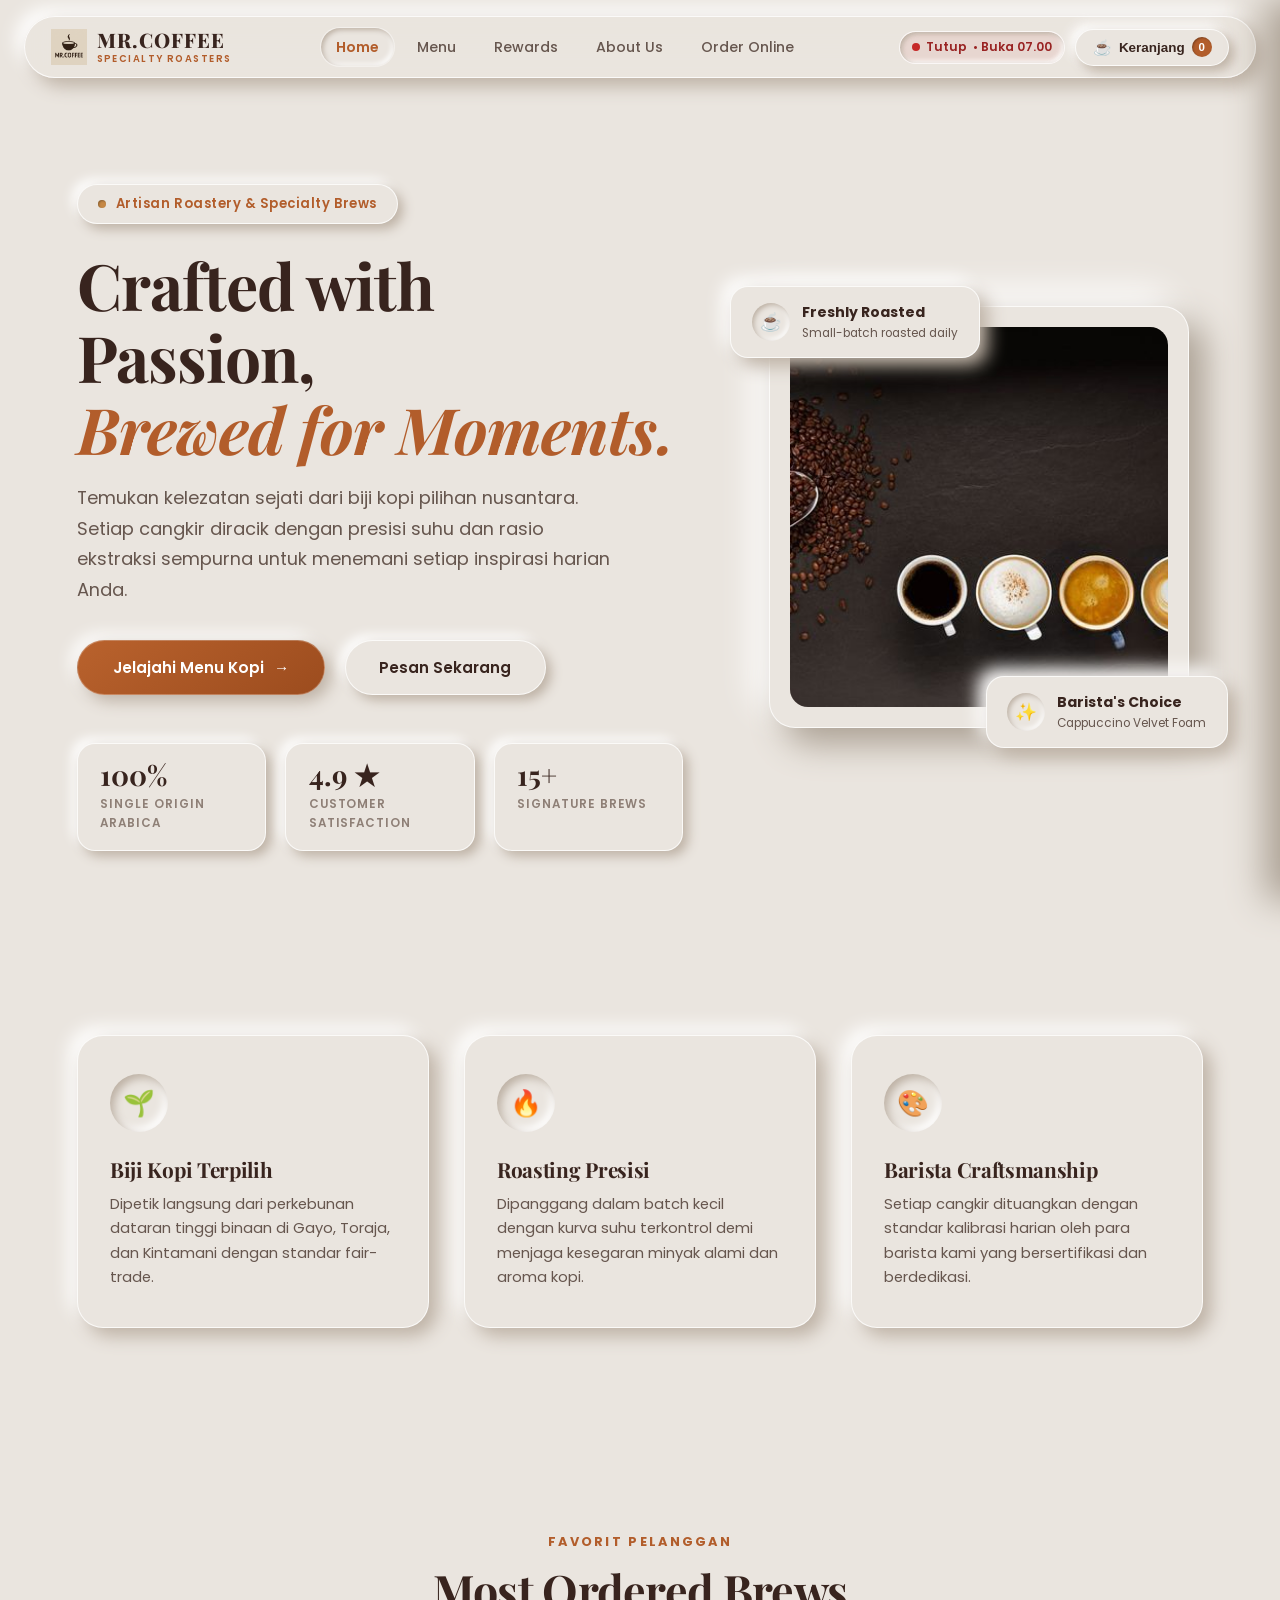
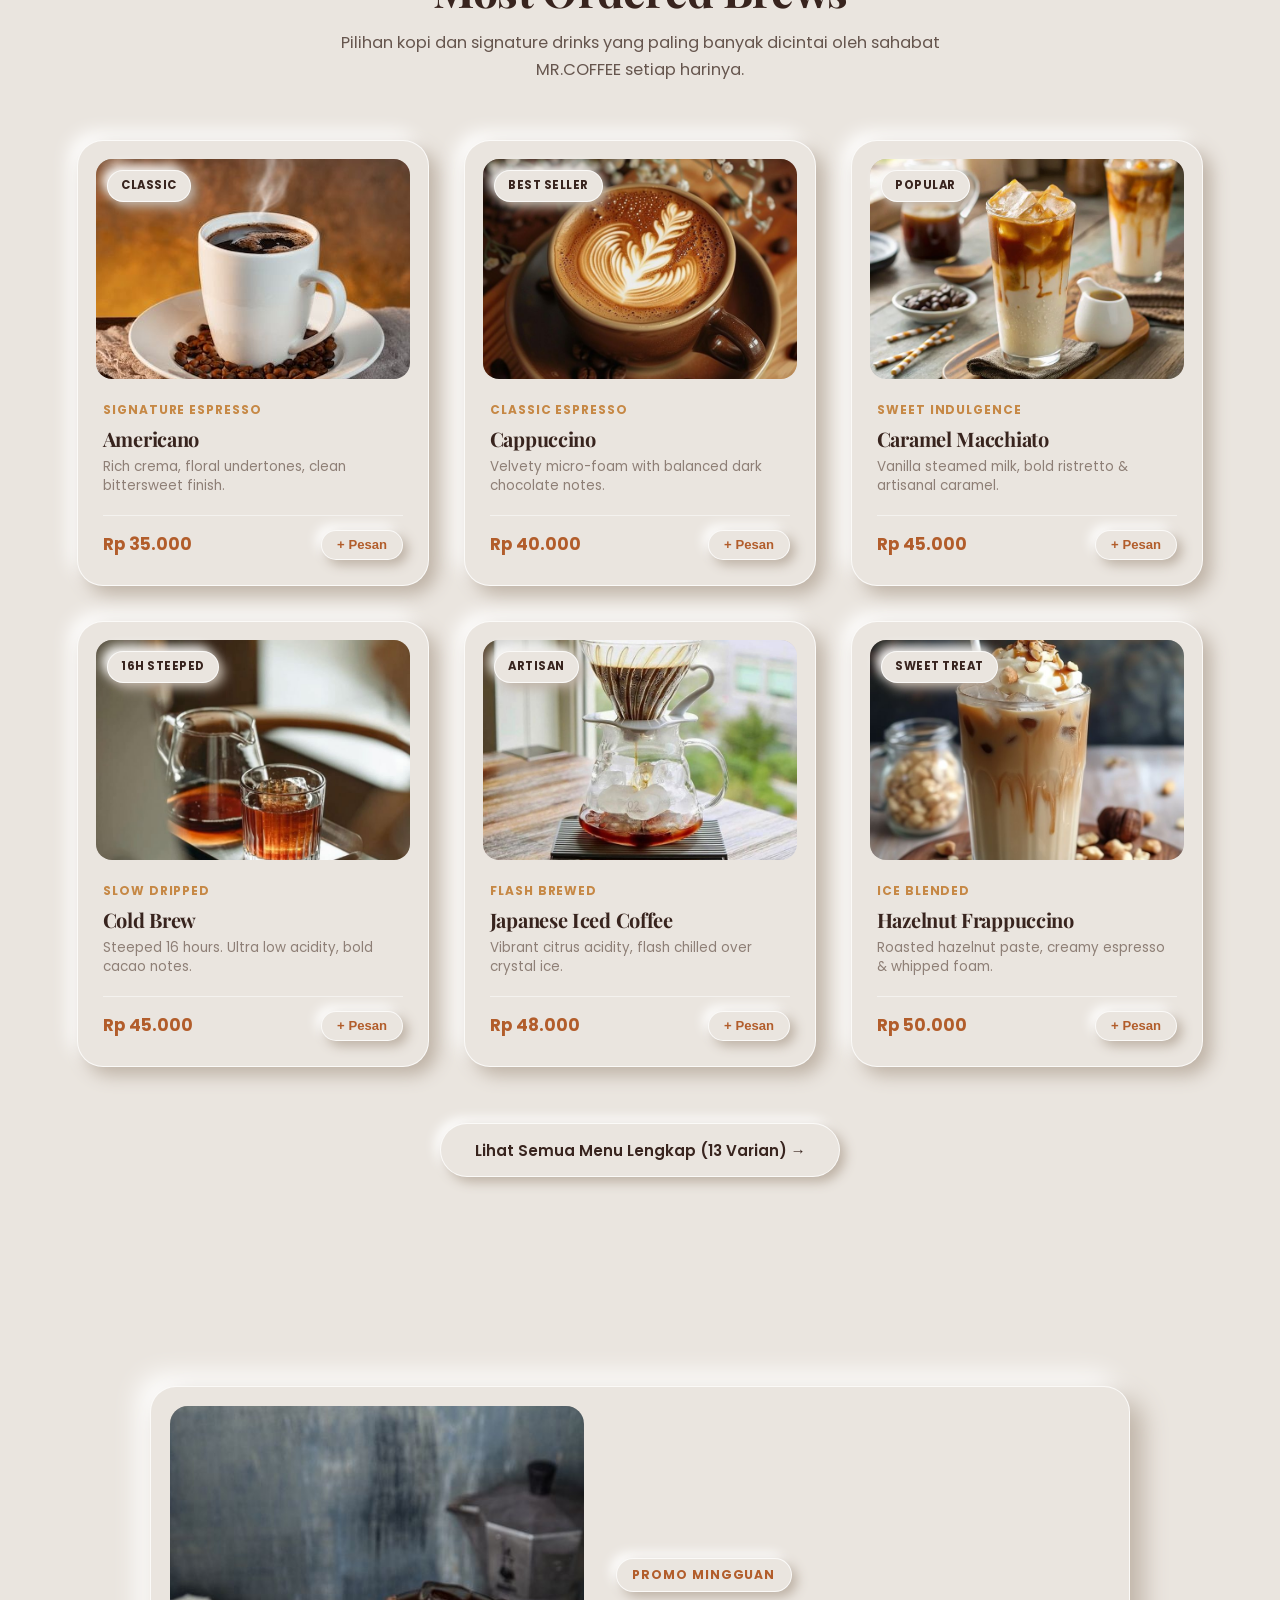
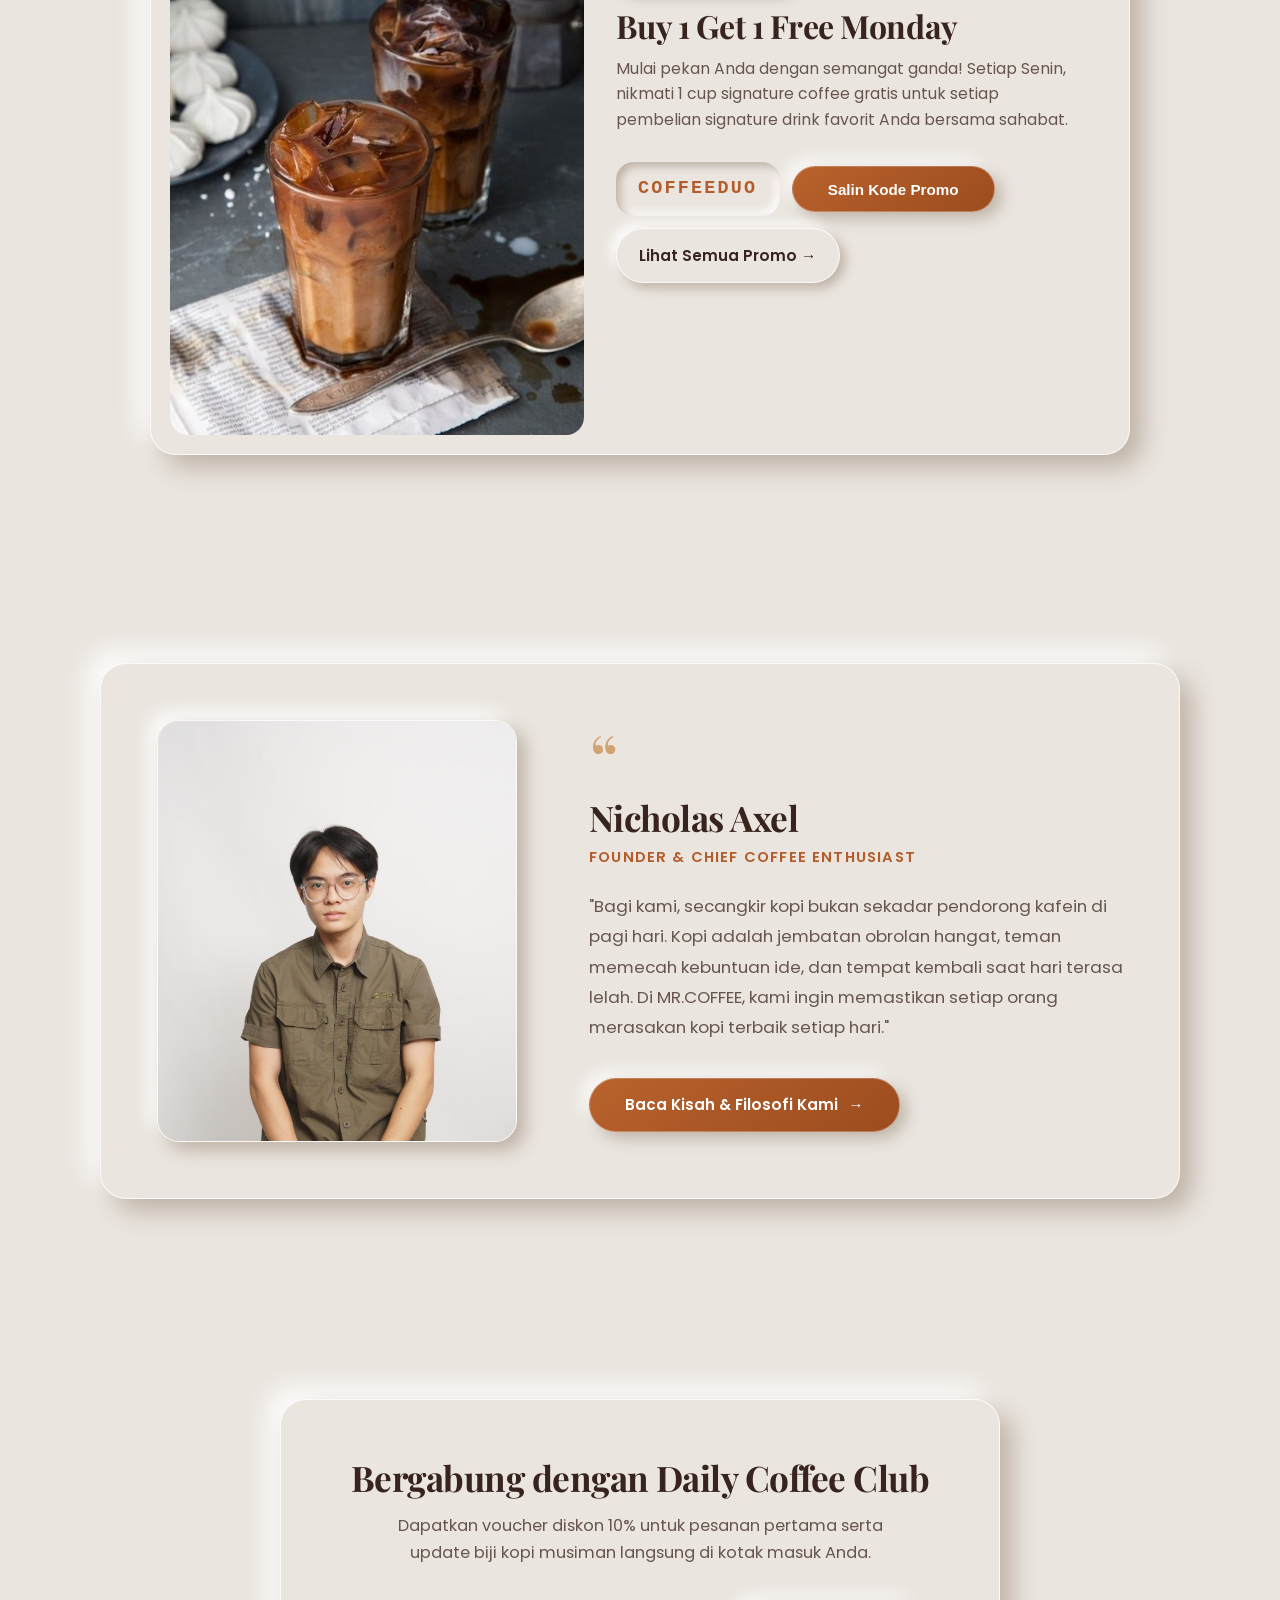
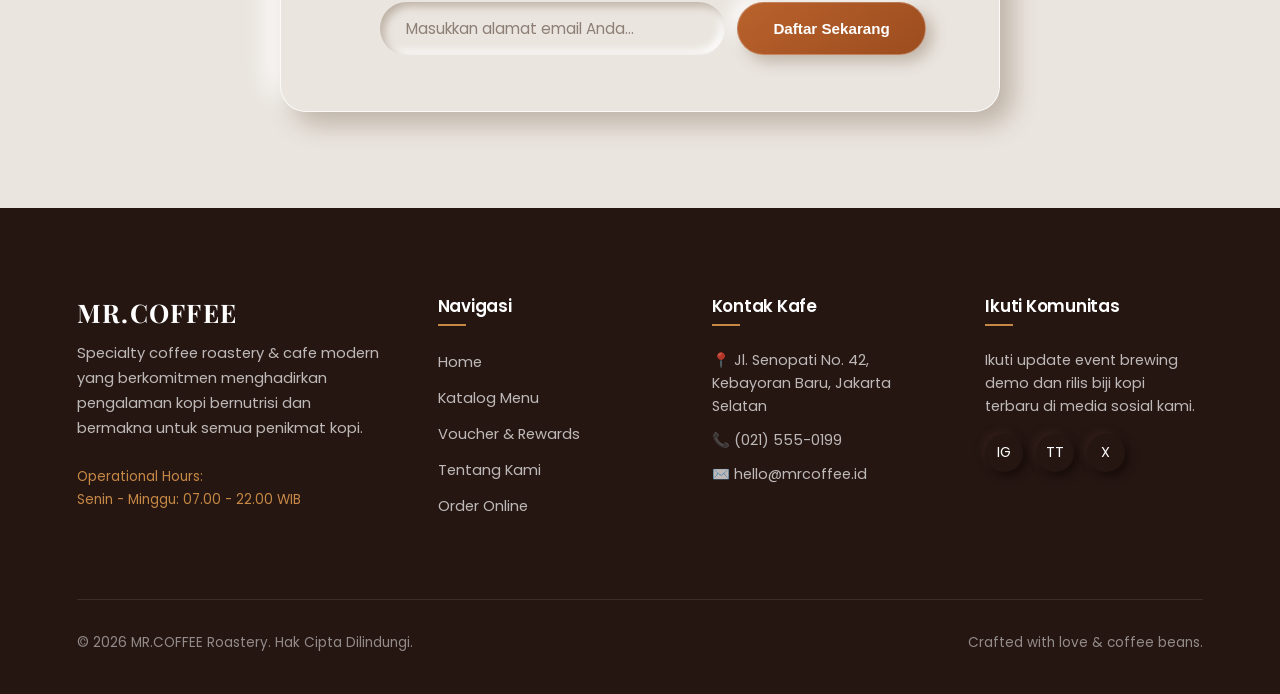
<file: index.html>
<!DOCTYPE html>
<html lang="id">
<head>
    <meta charset="UTF-8">
    <meta name="viewport" content="width=device-width, initial-scale=1.0">
    <title>MR.COFFEE - Artisan Specialty Coffee & Daily Companion</title>
    <meta name="description" content="Nikmati kopi artisan specialty pilihan terbaik dari petani nusantara. Dipanggang dengan presisi, diseduh untuk menemani setiap cerita Anda.">
    
    <!-- Google Fonts -->
    <link rel="preconnect" href="https://fonts.googleapis.com">
    <link rel="preconnect" href="https://fonts.gstatic.com" crossorigin>
    <link href="https://fonts.googleapis.com/css2?family=Playfair+Display:ital,wght@0,600;0,700;1,600&family=Poppins:wght@300;400;500;600;700&display=swap" rel="stylesheet">
    
    <!-- Favicon / Tab Logo -->
    <link rel="icon" type="image/png" href="images/favicon.png">
    <link rel="shortcut icon" href="favicon.ico">
    <link rel="apple-touch-icon" href="images/favicon-apple.png">

    <!-- Stylesheets -->
    <link rel="stylesheet" href="css/style.css">
</head>
<body>
    <!-- Navigation Bar -->
    <header>
        <nav class="navbar">
            <a href="index.html" class="logo">
                <img src="images/logo copy.png" alt="MR.COFFEE Logo">
                <div class="logo-text-group">
                    <h1>MR.COFFEE</h1>
                    <span class="logo-tagline">Specialty Roasters</span>
                </div>
            </a>

            <ul class="nav-links">
                <li><a href="index.html" class="active">Home</a></li>
                <li><a href="pages/menu.html">Menu</a></li>
                <li><a href="pages/rewards.html">Rewards</a></li>
                <li><a href="pages/about.html">About Us</a></li>
                <li><a href="pages/order.html">Order Online</a></li>
            </ul>

            <div class="nav-actions">
                <div class="store-status-badge"></div>
                <button class="cart-trigger-btn" aria-label="Lihat Keranjang">
                    <span class="cart-btn-icon">☕</span>
                    <span class="cart-btn-text">Keranjang</span>
                    <span class="cart-badge">0</span>
                </button>
                <button class="hamburger" aria-label="Toggle Menu">
                    <span></span>
                    <span></span>
                    <span></span>
                </button>
            </div>
        </nav>
    </header>

    <main>
        <!-- Hero Section -->
        <section class="hero-section">
            <div class="hero-bg-overlay"></div>
            <div class="hero-container">
                <div class="hero-content">
                    <div class="hero-pill-badge">
                        <span class="dot"></span>
                        <span>Artisan Roastery & Specialty Brews</span>
                    </div>
                    <h1 class="hero-title">
                        Crafted with Passion, <br>
                        <em>Brewed for Moments.</em>
                    </h1>
                    <p class="hero-subtitle">
                        Temukan kelezatan sejati dari biji kopi pilihan nusantara. Setiap cangkir diracik dengan presisi suhu dan rasio ekstraksi sempurna untuk menemani setiap inspirasi harian Anda.
                    </p>
                    <div class="hero-cta-group">
                        <a href="pages/menu.html" class="btn-primary">
                            <span>Jelajahi Menu Kopi</span>
                            <span>→</span>
                        </a>
                        <a href="pages/order.html" class="btn-secondary">
                            <span>Pesan Sekarang</span>
                        </a>
                    </div>
                    <div class="hero-metrics">
                        <div class="metric-item">
                            <span class="metric-number">100%</span>
                            <span class="metric-label">Single Origin Arabica</span>
                        </div>
                        <div class="metric-item">
                            <span class="metric-number">4.9 ★</span>
                            <span class="metric-label">Customer Satisfaction</span>
                        </div>
                        <div class="metric-item">
                            <span class="metric-number">15+</span>
                            <span class="metric-label">Signature Brews</span>
                        </div>
                    </div>
                </div>

                <div class="hero-visual">
                    <div class="floating-glass-badge top-badge">
                        <div class="badge-icon-box">☕</div>
                        <div class="badge-text-box">
                            <h5>Freshly Roasted</h5>
                            <p>Small-batch roasted daily</p>
                        </div>
                    </div>

                    <div class="hero-card-stage">
                        <div class="hero-image-wrapper">
                            <img src="images/banner.jpeg" alt="MR.COFFEE Artisan Cup">
                        </div>
                    </div>

                    <div class="floating-glass-badge bottom-badge">
                        <div class="badge-icon-box">✨</div>
                        <div class="badge-text-box">
                            <h5>Barista's Choice</h5>
                            <p>Cappuccino Velvet Foam</p>
                        </div>
                    </div>
                </div>
            </div>
        </section>

        <!-- Brand Pillars / Features -->
        <section class="features-section">
            <div class="features-grid">
                <div class="feature-card reveal stagger-1">
                    <div class="feature-icon-wrapper">🌱</div>
                    <h3>Biji Kopi Terpilih</h3>
                    <p>Dipetik langsung dari perkebunan dataran tinggi binaan di Gayo, Toraja, dan Kintamani dengan standar fair-trade.</p>
                </div>
                <div class="feature-card reveal stagger-2">
                    <div class="feature-icon-wrapper">🔥</div>
                    <h3>Roasting Presisi</h3>
                    <p>Dipanggang dalam batch kecil dengan kurva suhu terkontrol demi menjaga kesegaran minyak alami dan aroma kopi.</p>
                </div>
                <div class="feature-card reveal stagger-3">
                    <div class="feature-icon-wrapper">🎨</div>
                    <h3>Barista Craftsmanship</h3>
                    <p>Setiap cangkir dituangkan dengan standar kalibrasi harian oleh para barista kami yang bersertifikasi dan berdedikasi.</p>
                </div>
            </div>
        </section>

        <!-- Most Ordered Section -->
        <section class="most-ordered">
            <div class="section-header-block reveal">
                <span class="section-kicker">FAVORIT PELANGGAN</span>
                <h2 class="section-title">Most Ordered Brews</h2>
                <p class="section-desc">Pilihan kopi dan signature drinks yang paling banyak dicintai oleh sahabat MR.COFFEE setiap harinya.</p>
            </div>
            <div class="product-grid">
                <!-- Rendered dynamically by js/main.js -->
            </div>
            <div class="view-all-menu-block reveal">
                <a href="pages/menu.html" class="btn-secondary">
                    <span>Lihat Semua Menu Lengkap (13 Varian) →</span>
                </a>
            </div>
        </section>

        <!-- Special Reward Ticket Section -->
        <section class="special-reward">
            <div class="reward-ticket-wrapper reveal">
                <div class="reward-card">
                    <div class="reward-img-wrapper">
                        <img src="images/buy1get1.jpg" alt="Promo Buy 1 Get 1 Free">
                    </div>
                    <div class="reward-info">
                        <span class="reward-badge-tag">Promo Mingguan</span>
                        <h3>Buy 1 Get 1 Free Monday</h3>
                        <p>Mulai pekan Anda dengan semangat ganda! Setiap Senin, nikmati 1 cup signature coffee gratis untuk setiap pembelian signature drink favorit Anda bersama sahabat.</p>
                        <div class="promo-code-container">
                            <span class="promo-code-box">COFFEEDUO</span>
                            <button class="btn-primary" onclick="copyPromoCode('COFFEEDUO')">
                                <span>Salin Kode Promo</span>
                            </button>
                            <a href="pages/rewards.html" class="btn-secondary btn-see-rewards">
                                <span>Lihat Semua Promo →</span>
                            </a>
                        </div>
                    </div>
                </div>
            </div>
        </section>

        <!-- CEO & Founder Section -->
        <section class="ceo-preview">
            <div class="ceo-content reveal">
                <div class="ceo-image-wrapper">
                    <img src="images/susantoliman.jpg" alt="Nicholas Axel - Founder & CEO MR.COFFEE">
                </div>
                <div class="ceo-info">
                    <div class="ceo-quote-mark">“</div>
                    <h3>Nicholas Axel</h3>
                    <p class="ceo-role">Founder & Chief Coffee Enthusiast</p>
                    <p class="ceo-manifesto">
                        "Bagi kami, secangkir kopi bukan sekadar pendorong kafein di pagi hari. Kopi adalah jembatan obrolan hangat, teman memecah kebuntuan ide, dan tempat kembali saat hari terasa lelah. Di MR.COFFEE, kami ingin memastikan setiap orang merasakan kopi terbaik setiap hari."
                    </p>
                    <a href="pages/about.html" class="btn-primary">
                        <span>Baca Kisah & Filosofi Kami</span>
                        <span>→</span>
                    </a>
                </div>
            </div>
        </section>

        <!-- Newsletter Subscription -->
        <section class="newsletter-section">
            <div class="newsletter-container reveal">
                <h2>Bergabung dengan Daily Coffee Club</h2>
                <p>Dapatkan voucher diskon 10% untuk pesanan pertama serta update biji kopi musiman langsung di kotak masuk Anda.</p>
                <form class="newsletter-form" onsubmit="event.preventDefault(); MrCoffeeCart.showToast('🎉 Terima kasih! Diskon 10% telah dikirim ke email Anda.'); this.reset();">
                    <input type="email" class="newsletter-input" placeholder="Masukkan alamat email Anda..." required>
                    <button type="submit" class="btn-primary" style="white-space: nowrap;">
                        Daftar Sekarang
                    </button>
                </form>
            </div>
        </section>
    </main>

    <!-- Footer -->
    <footer>
        <div class="footer-content">
            <div class="footer-brand">
                <h3>MR.COFFEE</h3>
                <p>Specialty coffee roastery & cafe modern yang berkomitmen menghadirkan pengalaman kopi bernutrisi dan bermakna untuk semua penikmat kopi.</p>
                <p style="font-size:0.85rem; color: var(--accent-gold);">Operational Hours:<br>Senin - Minggu: 07.00 - 22.00 WIB</p>
            </div>
            <div class="footer-section">
                <h4>Navigasi</h4>
                <ul class="footer-nav-list">
                    <li><a href="index.html">Home</a></li>
                    <li><a href="pages/menu.html">Katalog Menu</a></li>
                    <li><a href="pages/rewards.html">Voucher & Rewards</a></li>
                    <li><a href="pages/about.html">Tentang Kami</a></li>
                    <li><a href="pages/order.html">Order Online</a></li>
                </ul>
            </div>
            <div class="footer-section">
                <h4>Kontak Kafe</h4>
                <p>📍 Jl. Senopati No. 42, Kebayoran Baru, Jakarta Selatan</p>
                <p>📞 (021) 555-0199</p>
                <p>✉️ hello@mrcoffee.id</p>
            </div>
            <div class="footer-section">
                <h4>Ikuti Komunitas</h4>
                <p>Ikuti update event brewing demo dan rilis biji kopi terbaru di media sosial kami.</p>
                <div class="social-links">
                    <a href="#" class="social-icon-btn" title="Instagram">IG</a>
                    <a href="#" class="social-icon-btn" title="TikTok">TT</a>
                    <a href="#" class="social-icon-btn" title="Twitter / X">X</a>
                </div>
            </div>
        </div>
        <div class="footer-bottom">
            <span>&copy; 2026 MR.COFFEE Roastery. Hak Cipta Dilindungi.</span>
            <span>Crafted with love & coffee beans.</span>
        </div>
    </footer>

    <!-- Scripts -->
    <script src="js/products-data.js"></script>
    <script src="js/main.js"></script>
</body>
</html>
</file>
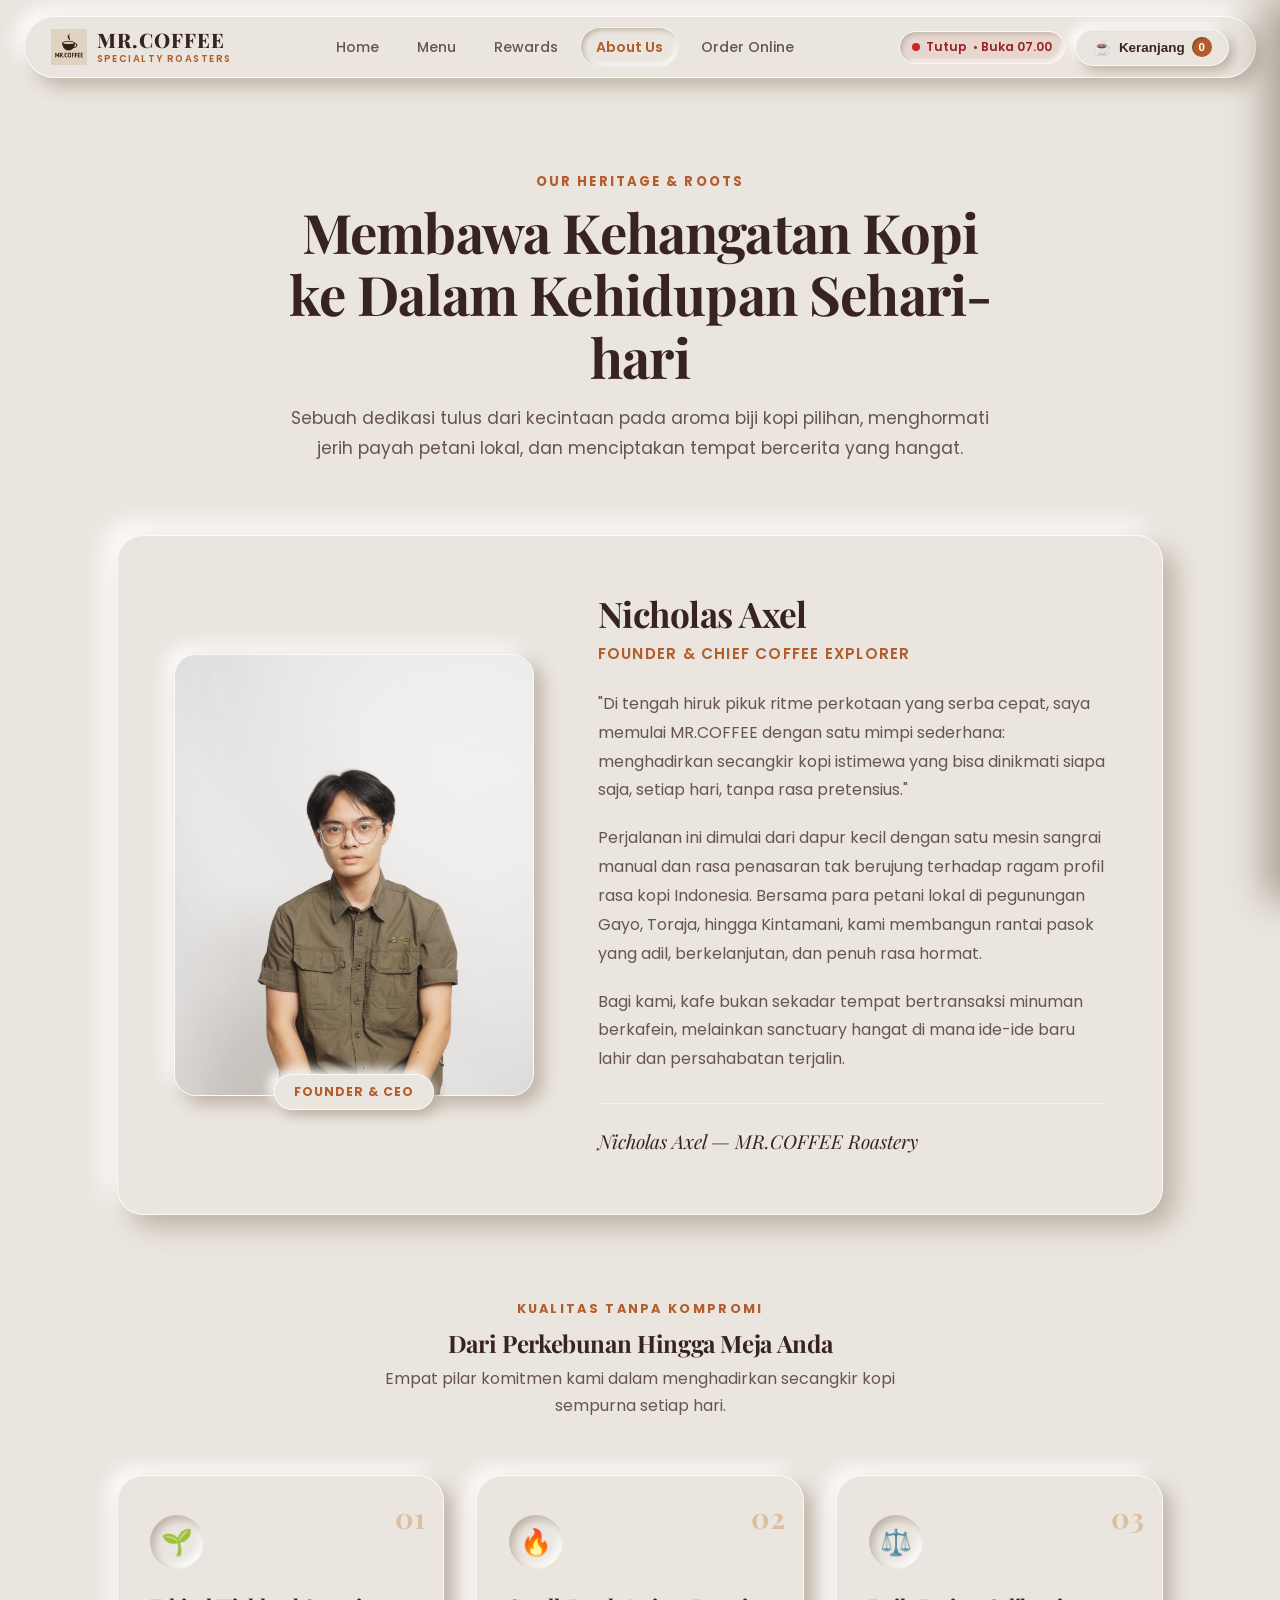
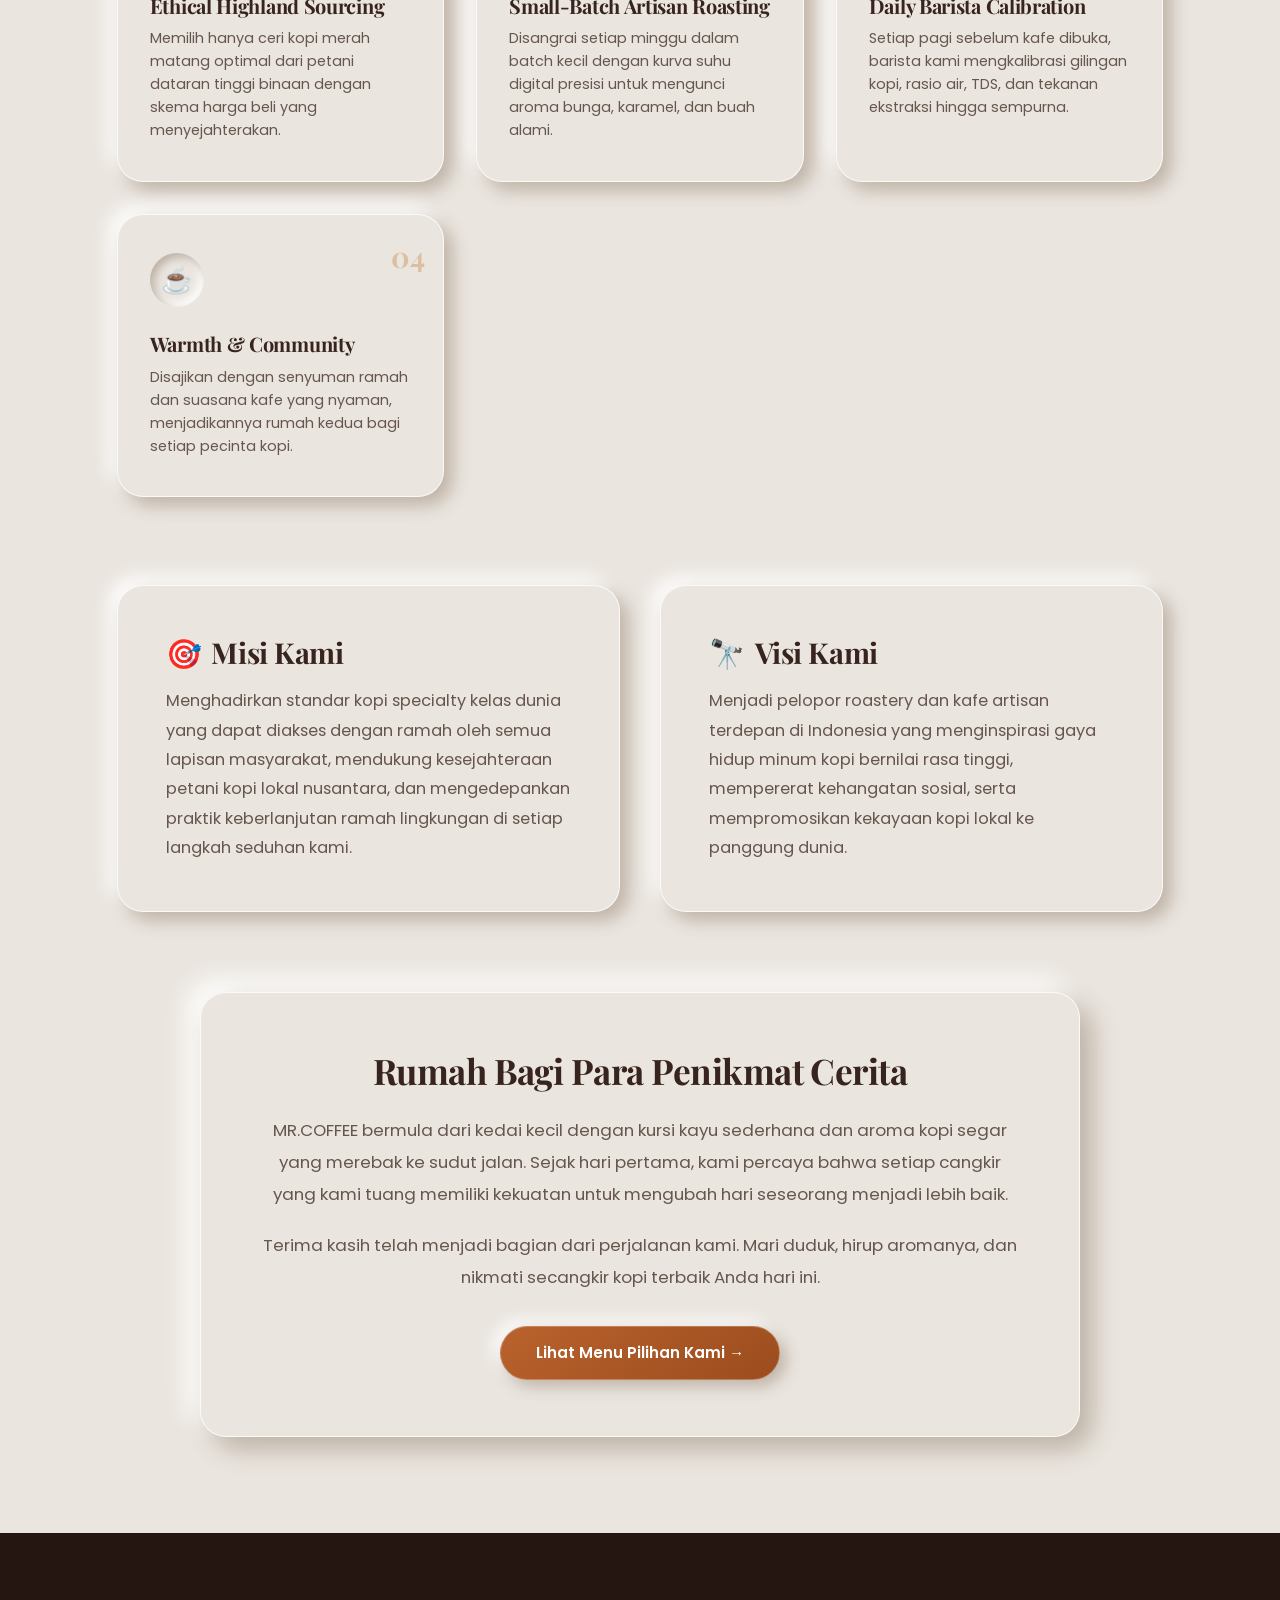
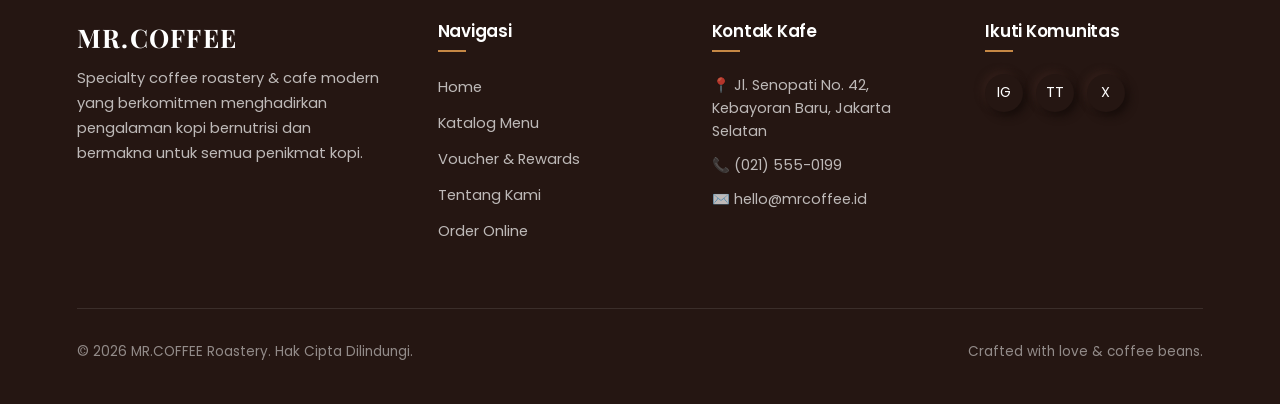
<file: pages/about.html>
<!DOCTYPE html>
<html lang="id">
<head>
    <meta charset="UTF-8">
    <meta name="viewport" content="width=device-width, initial-scale=1.0">
    <title>Tentang Kami & Filosofi Kopi - MR.COFFEE</title>
    <meta name="description" content="Kisah perjalanan MR.COFFEE, filosofi kopi founder Nicholas Axel, dan dedikasi kami menghadirkan biji kopi specialty terbaik Indonesia.">
    
    <!-- Google Fonts -->
    <link rel="preconnect" href="https://fonts.googleapis.com">
    <link rel="preconnect" href="https://fonts.gstatic.com" crossorigin>
    <link href="https://fonts.googleapis.com/css2?family=Playfair+Display:ital,wght@0,600;0,700;1,600&family=Poppins:wght@300;400;500;600;700&display=swap" rel="stylesheet">

    <!-- Favicon / Tab Logo -->
    <link rel="icon" type="image/png" href="../images/favicon.png">
    <link rel="shortcut icon" href="../favicon.ico">
    <link rel="apple-touch-icon" href="../images/favicon-apple.png">

    <!-- Stylesheets -->
    <link rel="stylesheet" href="../css/style.css">
    <link rel="stylesheet" href="../css/about.css">
</head>
<body>
    <!-- Navigation Bar -->
    <header>
        <nav class="navbar">
            <a href="../index.html" class="logo">
                <img src="../images/logo copy.png" alt="MR.COFFEE Logo">
                <div class="logo-text-group">
                    <h1>MR.COFFEE</h1>
                    <span class="logo-tagline">Specialty Roasters</span>
                </div>
            </a>

            <ul class="nav-links">
                <li><a href="../index.html">Home</a></li>
                <li><a href="menu.html">Menu</a></li>
                <li><a href="rewards.html">Rewards</a></li>
                <li><a href="about.html" class="active">About Us</a></li>
                <li><a href="order.html">Order Online</a></li>
            </ul>

            <div class="nav-actions">
                <div class="store-status-badge"></div>
                <button class="cart-trigger-btn" aria-label="Lihat Keranjang">
                    <span class="cart-btn-icon">☕</span>
                    <span class="cart-btn-text">Keranjang</span>
                    <span class="cart-badge">0</span>
                </button>
                <button class="hamburger" aria-label="Toggle Menu">
                    <span></span>
                    <span></span>
                    <span></span>
                </button>
            </div>
        </nav>
    </header>

    <main class="about-page-wrapper">
        <!-- Hero Header -->
        <div class="about-hero-block">
            <span class="section-kicker">OUR HERITAGE & ROOTS</span>
            <h1>Membawa Kehangatan Kopi ke Dalam Kehidupan Sehari-hari</h1>
            <p>Sebuah dedikasi tulus dari kecintaan pada aroma biji kopi pilihan, menghormati jerih payah petani lokal, dan menciptakan tempat bercerita yang hangat.</p>
        </div>

        <!-- Founder Feature -->
        <div class="founder-editorial-card">
            <div class="founder-img-col">
                <div class="founder-frame">
                    <img src="../images/susantoliman.jpg" alt="Nicholas Axel - Founder & CEO MR.COFFEE">
                </div>
                <div class="founder-gold-tag">Founder & CEO</div>
            </div>
            <div class="founder-text-col">
                <h2>Nicholas Axel</h2>
                <div class="founder-subtitle">Founder & Chief Coffee Explorer</div>
                <div class="founder-bio">
                    <p>
                        "Di tengah hiruk pikuk ritme perkotaan yang serba cepat, saya memulai MR.COFFEE dengan satu mimpi sederhana: menghadirkan secangkir kopi istimewa yang bisa dinikmati siapa saja, setiap hari, tanpa rasa pretensius."
                    </p>
                    <p>
                        Perjalanan ini dimulai dari dapur kecil dengan satu mesin sangrai manual dan rasa penasaran tak berujung terhadap ragam profil rasa kopi Indonesia. Bersama para petani lokal di pegunungan Gayo, Toraja, hingga Kintamani, kami membangun rantai pasok yang adil, berkelanjutan, dan penuh rasa hormat.
                    </p>
                    <p>
                        Bagi kami, kafe bukan sekadar tempat bertransaksi minuman berkafein, melainkan sanctuary hangat di mana ide-ide baru lahir dan persahabatan terjalin.
                    </p>
                </div>
                <div class="founder-signature">
                    Nicholas Axel — MR.COFFEE Roastery
                </div>
            </div>
        </div>

        <!-- Farm to Cup Process -->
        <section class="process-section">
            <div class="process-header">
                <span class="section-kicker">KUALITAS TANPA KOMPROMI</span>
                <h2>Dari Perkebunan Hingga Meja Anda</h2>
                <p style="color:var(--text-muted); max-width:550px; margin:0.5rem auto 0;">Empat pilar komitmen kami dalam menghadirkan secangkir kopi sempurna setiap hari.</p>
            </div>

            <div class="process-steps-grid">
                <div class="process-step-card">
                    <span class="step-num-badge">01</span>
                    <div class="step-icon-wrap">🌱</div>
                    <h3>Ethical Highland Sourcing</h3>
                    <p>Memilih hanya ceri kopi merah matang optimal dari petani dataran tinggi binaan dengan skema harga beli yang menyejahterakan.</p>
                </div>

                <div class="process-step-card">
                    <span class="step-num-badge">02</span>
                    <div class="step-icon-wrap">🔥</div>
                    <h3>Small-Batch Artisan Roasting</h3>
                    <p>Disangrai setiap minggu dalam batch kecil dengan kurva suhu digital presisi untuk mengunci aroma bunga, karamel, dan buah alami.</p>
                </div>

                <div class="process-step-card">
                    <span class="step-num-badge">03</span>
                    <div class="step-icon-wrap">⚖️</div>
                    <h3>Daily Barista Calibration</h3>
                    <p>Setiap pagi sebelum kafe dibuka, barista kami mengkalibrasi gilingan kopi, rasio air, TDS, dan tekanan ekstraksi hingga sempurna.</p>
                </div>

                <div class="process-step-card">
                    <span class="step-num-badge">04</span>
                    <div class="step-icon-wrap">☕</div>
                    <h3>Warmth & Community</h3>
                    <p>Disajikan dengan senyuman ramah dan suasana kafe yang nyaman, menjadikannya rumah kedua bagi setiap pecinta kopi.</p>
                </div>
            </div>
        </section>

        <!-- Mission & Vision -->
        <div class="mission-vision-grid">
            <div class="mv-card">
                <h2><span>🎯</span> Misi Kami</h2>
                <p>
                    Menghadirkan standar kopi specialty kelas dunia yang dapat diakses dengan ramah oleh semua lapisan masyarakat, mendukung kesejahteraan petani kopi lokal nusantara, dan mengedepankan praktik keberlanjutan ramah lingkungan di setiap langkah seduhan kami.
                </p>
            </div>
            <div class="mv-card">
                <h2><span>🔭</span> Visi Kami</h2>
                <p>
                    Menjadi pelopor roastery dan kafe artisan terdepan di Indonesia yang menginspirasi gaya hidup minum kopi bernilai rasa tinggi, mempererat kehangatan sosial, serta mempromosikan kekayaan kopi lokal ke panggung dunia.
                </p>
            </div>
        </div>

        <!-- Cafe Story Card -->
        <div class="story-full-card">
            <h2>Rumah Bagi Para Penikmat Cerita</h2>
            <p>
                MR.COFFEE bermula dari kedai kecil dengan kursi kayu sederhana dan aroma kopi segar yang merebak ke sudut jalan. Sejak hari pertama, kami percaya bahwa setiap cangkir yang kami tuang memiliki kekuatan untuk mengubah hari seseorang menjadi lebih baik.
            </p>
            <p>
                Terima kasih telah menjadi bagian dari perjalanan kami. Mari duduk, hirup aromanya, dan nikmati secangkir kopi terbaik Anda hari ini.
            </p>
            <div style="margin-top: 2rem;">
                <a href="menu.html" class="btn-primary">
                    <span>Lihat Menu Pilihan Kami →</span>
                </a>
            </div>
        </div>
    </main>

    <!-- Footer -->
    <footer>
        <div class="footer-content">
            <div class="footer-brand">
                <h3>MR.COFFEE</h3>
                <p>Specialty coffee roastery & cafe modern yang berkomitmen menghadirkan pengalaman kopi bernutrisi dan bermakna untuk semua penikmat kopi.</p>
            </div>
            <div class="footer-section">
                <h4>Navigasi</h4>
                <ul class="footer-nav-list">
                    <li><a href="../index.html">Home</a></li>
                    <li><a href="menu.html">Katalog Menu</a></li>
                    <li><a href="rewards.html">Voucher & Rewards</a></li>
                    <li><a href="about.html">Tentang Kami</a></li>
                    <li><a href="order.html">Order Online</a></li>
                </ul>
            </div>
            <div class="footer-section">
                <h4>Kontak Kafe</h4>
                <p>📍 Jl. Senopati No. 42, Kebayoran Baru, Jakarta Selatan</p>
                <p>📞 (021) 555-0199</p>
                <p>✉️ hello@mrcoffee.id</p>
            </div>
            <div class="footer-section">
                <h4>Ikuti Komunitas</h4>
                <div class="social-links">
                    <a href="#" class="social-icon-btn" title="Instagram">IG</a>
                    <a href="#" class="social-icon-btn" title="TikTok">TT</a>
                    <a href="#" class="social-icon-btn" title="Twitter / X">X</a>
                </div>
            </div>
        </div>
        <div class="footer-bottom">
            <span>&copy; 2026 MR.COFFEE Roastery. Hak Cipta Dilindungi.</span>
            <span>Crafted with love & coffee beans.</span>
        </div>
    </footer>

    <!-- Scripts -->
    <script src="../js/products-data.js"></script>
    <script src="../js/main.js"></script>
</body>
</html>
</file>
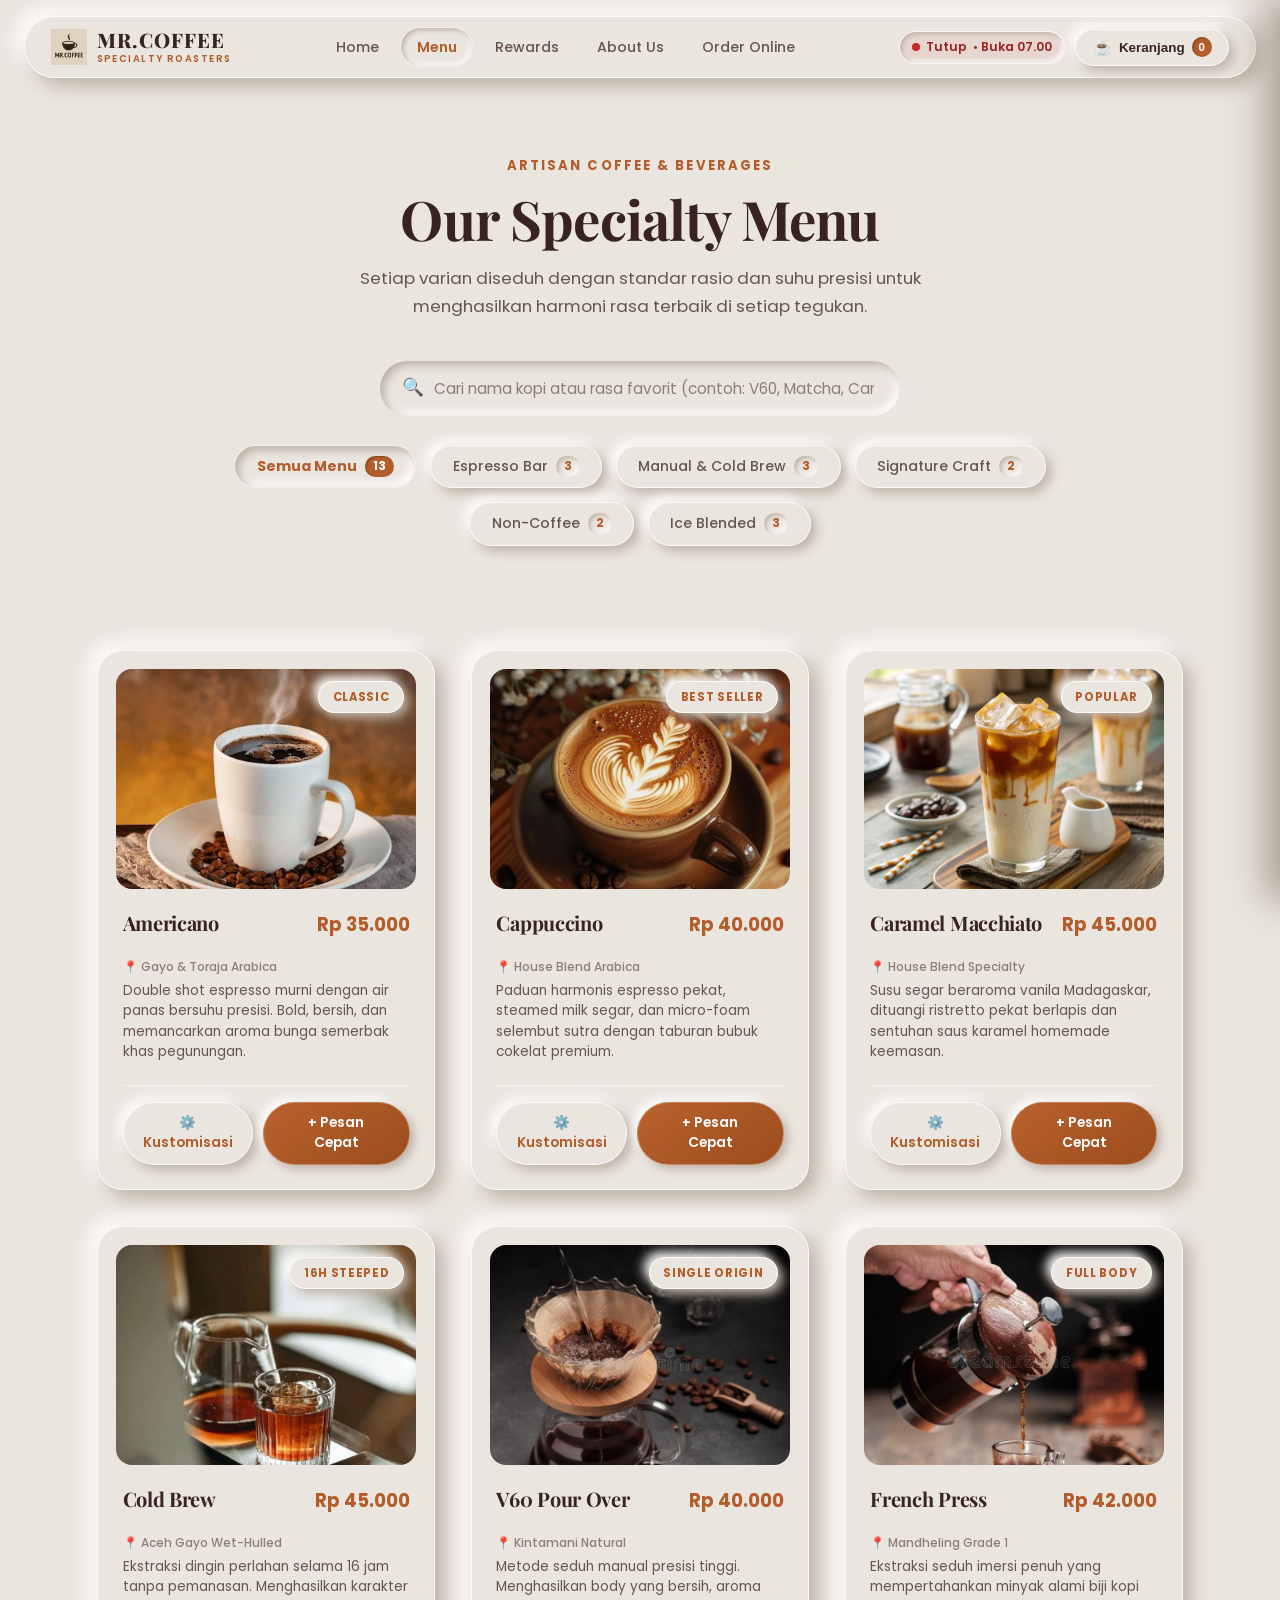
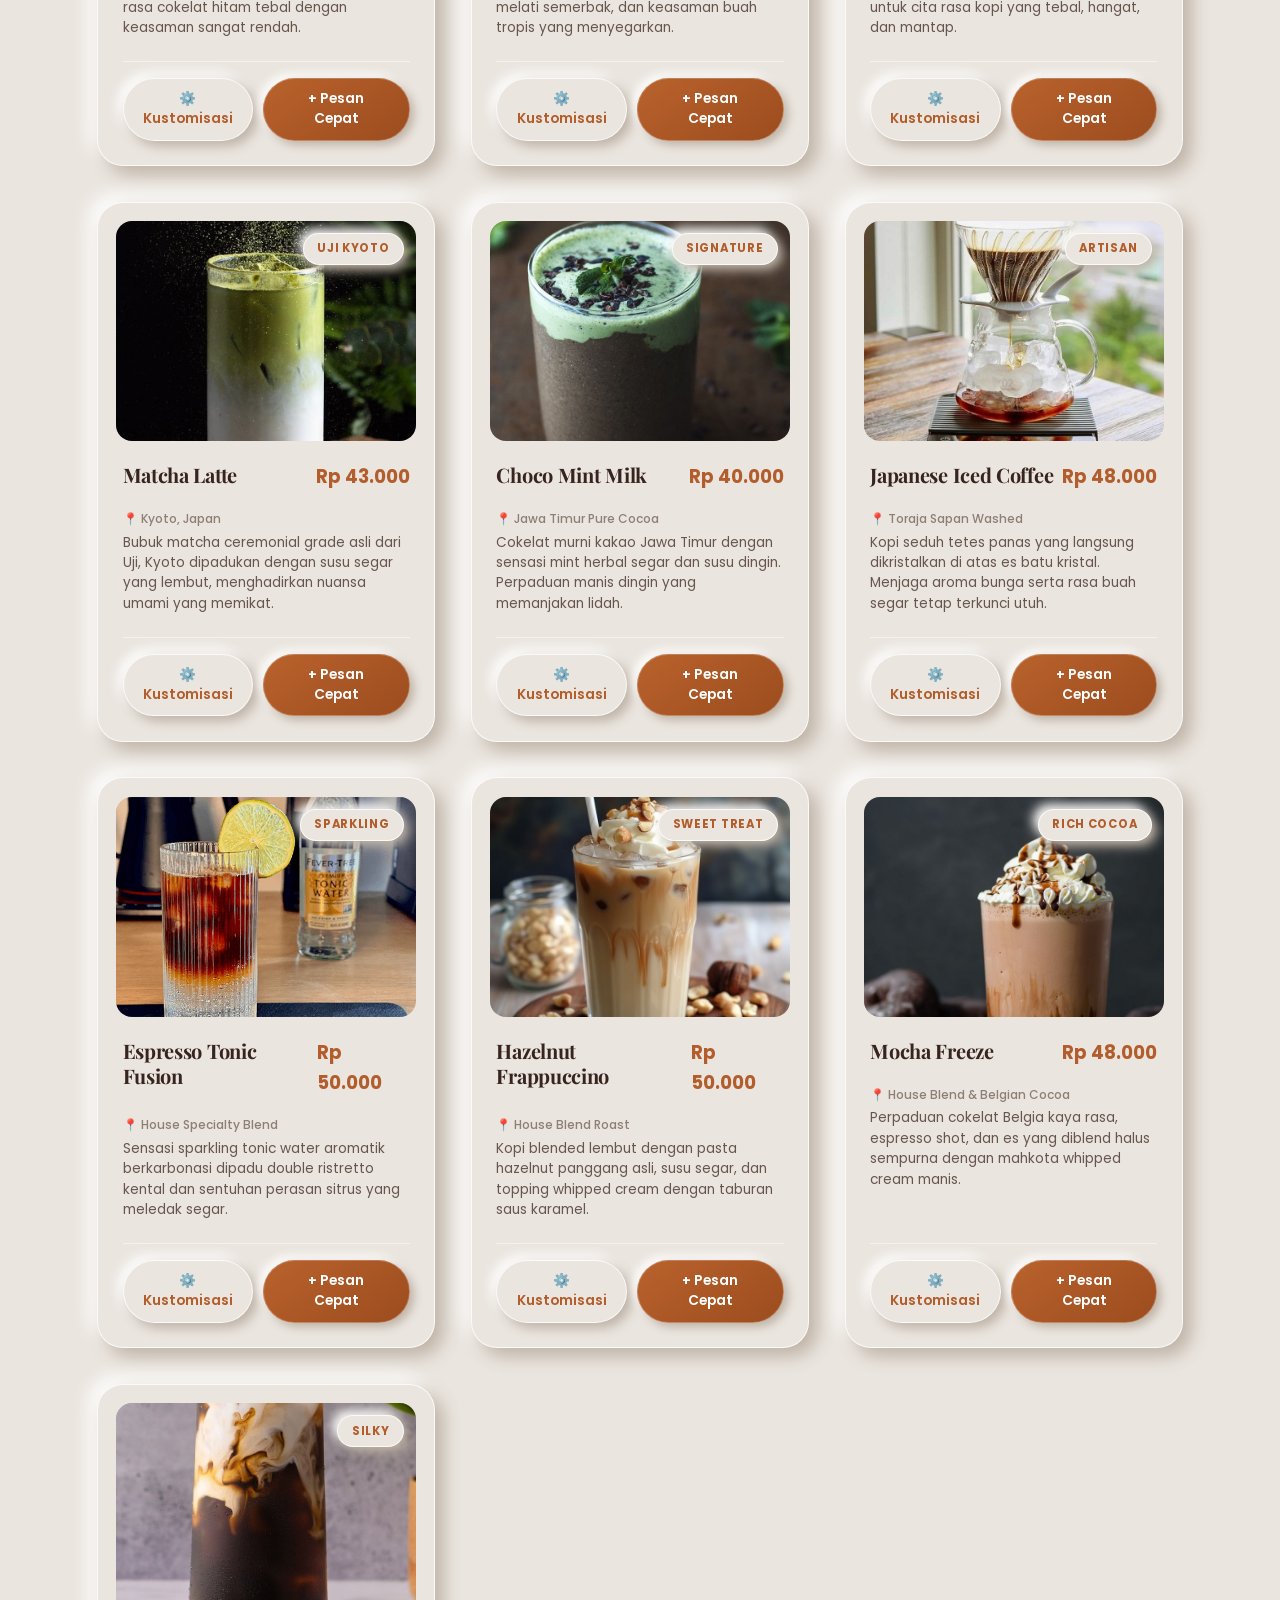
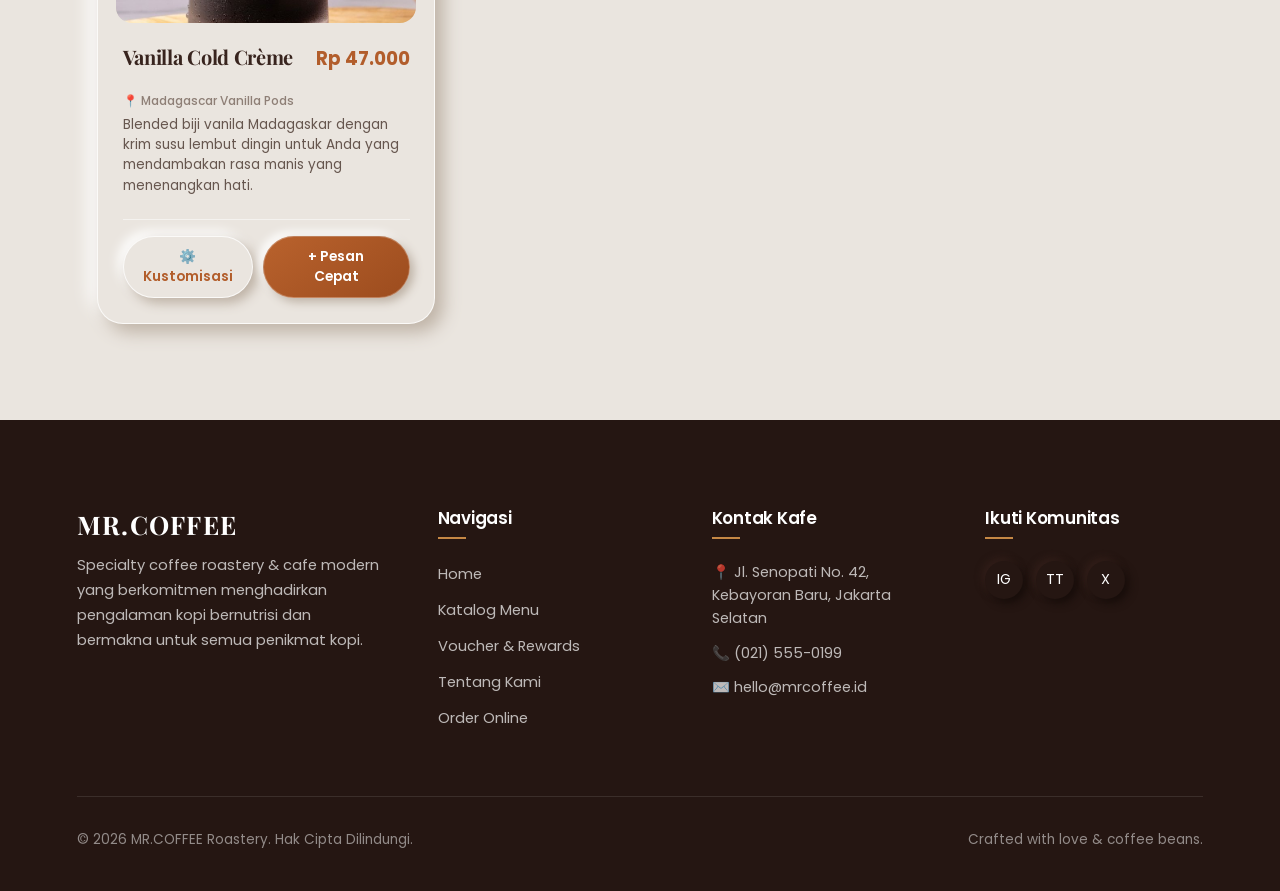
<file: pages/menu.html>
<!DOCTYPE html>
<html lang="id">
<head>
    <meta charset="UTF-8">
    <meta name="viewport" content="width=device-width, initial-scale=1.0">
    <title>Katalog Menu Kopi - MR.COFFEE</title>
    <meta name="description" content="Jelajahi daftar menu lengkap MR.COFFEE mulai dari espresso klasik, manual brew V60, non-coffee creamy, hingga signature iced blends.">
    
    <!-- Google Fonts -->
    <link rel="preconnect" href="https://fonts.googleapis.com">
    <link rel="preconnect" href="https://fonts.gstatic.com" crossorigin>
    <link href="https://fonts.googleapis.com/css2?family=Playfair+Display:ital,wght@0,600;0,700;1,600&family=Poppins:wght@300;400;500;600;700&display=swap" rel="stylesheet">

    <!-- Favicon / Tab Logo -->
    <link rel="icon" type="image/png" href="../images/favicon.png">
    <link rel="shortcut icon" href="../favicon.ico">
    <link rel="apple-touch-icon" href="../images/favicon-apple.png">

    <!-- Stylesheets -->
    <link rel="stylesheet" href="../css/style.css">
    <link rel="stylesheet" href="../css/menu.css">
</head>
<body>
    <!-- Navigation Bar -->
    <header>
        <nav class="navbar">
            <a href="../index.html" class="logo">
                <img src="../images/logo copy.png" alt="MR.COFFEE Logo">
                <div class="logo-text-group">
                    <h1>MR.COFFEE</h1>
                    <span class="logo-tagline">Specialty Roasters</span>
                </div>
            </a>

            <ul class="nav-links">
                <li><a href="../index.html">Home</a></li>
                <li><a href="menu.html" class="active">Menu</a></li>
                <li><a href="rewards.html">Rewards</a></li>
                <li><a href="about.html">About Us</a></li>
                <li><a href="order.html">Order Online</a></li>
            </ul>

            <div class="nav-actions">
                <div class="store-status-badge"></div>
                <button class="cart-trigger-btn" aria-label="Lihat Keranjang">
                    <span class="cart-btn-icon">☕</span>
                    <span class="cart-btn-text">Keranjang</span>
                    <span class="cart-badge">0</span>
                </button>
                <button class="hamburger" aria-label="Toggle Menu">
                    <span></span>
                    <span></span>
                    <span></span>
                </button>
            </div>
        </nav>
    </header>

    <main>
        <!-- Header & Search Controls -->
        <section class="menu-page-header">
            <span class="section-kicker">ARTISAN COFFEE & BEVERAGES</span>
            <h1>Our Specialty Menu</h1>
            <p>Setiap varian diseduh dengan standar rasio dan suhu presisi untuk menghasilkan harmoni rasa terbaik di setiap tegukan.</p>

            <div class="menu-controls-wrapper">
                <!-- Search Box -->
                <div class="menu-search-box">
                    <span class="menu-search-icon">🔍</span>
                    <input type="text" class="menu-search-input" placeholder="Cari nama kopi atau rasa favorit (contoh: V60, Matcha, Caramel)...">
                </div>

                <!-- Category Filter Bar -->
                <div class="menu-filter-bar">
                    <button class="filter-chip-btn active" data-filter="all">
                        <span>Semua Menu</span>
                        <span class="chip-count">13</span>
                    </button>
                    <button class="filter-chip-btn" data-filter="espresso">
                        <span>Espresso Bar</span>
                        <span class="chip-count">3</span>
                    </button>
                    <button class="filter-chip-btn" data-filter="brewed">
                        <span>Manual & Cold Brew</span>
                        <span class="chip-count">3</span>
                    </button>
                    <button class="filter-chip-btn" data-filter="signature">
                        <span>Signature Craft</span>
                        <span class="chip-count">2</span>
                    </button>
                    <button class="filter-chip-btn" data-filter="noncoffee">
                        <span>Non-Coffee</span>
                        <span class="chip-count">2</span>
                    </button>
                    <button class="filter-chip-btn" data-filter="blended">
                        <span>Ice Blended</span>
                        <span class="chip-count">3</span>
                    </button>
                </div>
            </div>
        </section>

        <!-- Dynamic Menu Grid -->
        <section class="menu-catalog-section">
            <div class="menu-grid">
                <!-- Rendered dynamically by js/menu.js -->
            </div>
        </section>
    </main>

    <!-- Footer -->
    <footer>
        <div class="footer-content">
            <div class="footer-brand">
                <h3>MR.COFFEE</h3>
                <p>Specialty coffee roastery & cafe modern yang berkomitmen menghadirkan pengalaman kopi bernutrisi dan bermakna untuk semua penikmat kopi.</p>
            </div>
            <div class="footer-section">
                <h4>Navigasi</h4>
                <ul class="footer-nav-list">
                    <li><a href="../index.html">Home</a></li>
                    <li><a href="menu.html">Katalog Menu</a></li>
                    <li><a href="rewards.html">Voucher & Rewards</a></li>
                    <li><a href="about.html">Tentang Kami</a></li>
                    <li><a href="order.html">Order Online</a></li>
                </ul>
            </div>
            <div class="footer-section">
                <h4>Kontak Kafe</h4>
                <p>📍 Jl. Senopati No. 42, Kebayoran Baru, Jakarta Selatan</p>
                <p>📞 (021) 555-0199</p>
                <p>✉️ hello@mrcoffee.id</p>
            </div>
            <div class="footer-section">
                <h4>Ikuti Komunitas</h4>
                <div class="social-links">
                    <a href="#" class="social-icon-btn" title="Instagram">IG</a>
                    <a href="#" class="social-icon-btn" title="TikTok">TT</a>
                    <a href="#" class="social-icon-btn" title="Twitter / X">X</a>
                </div>
            </div>
        </div>
        <div class="footer-bottom">
            <span>&copy; 2026 MR.COFFEE Roastery. Hak Cipta Dilindungi.</span>
            <span>Crafted with love & coffee beans.</span>
        </div>
    </footer>

    <!-- Scripts -->
    <script src="../js/products-data.js"></script>
    <script src="../js/main.js"></script>
    <script src="../js/menu.js"></script>
</body>
</html>
</file>
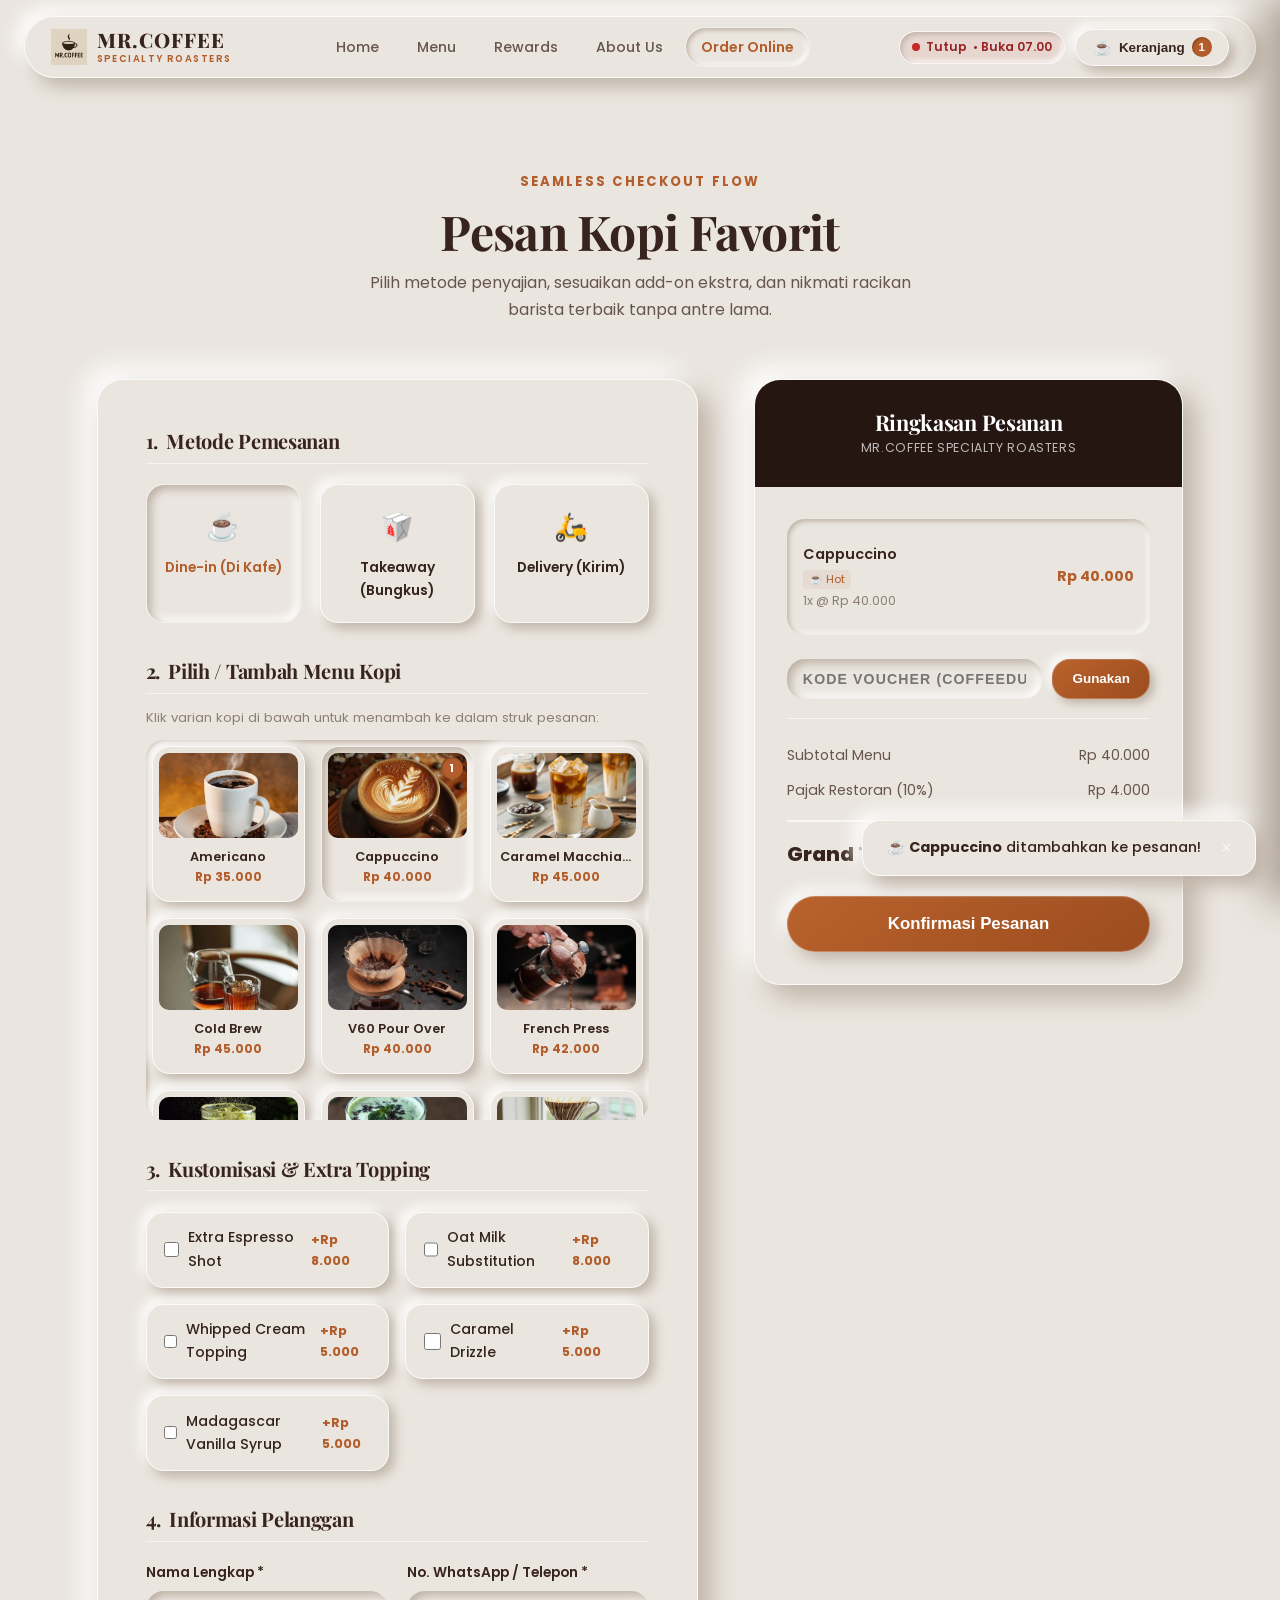
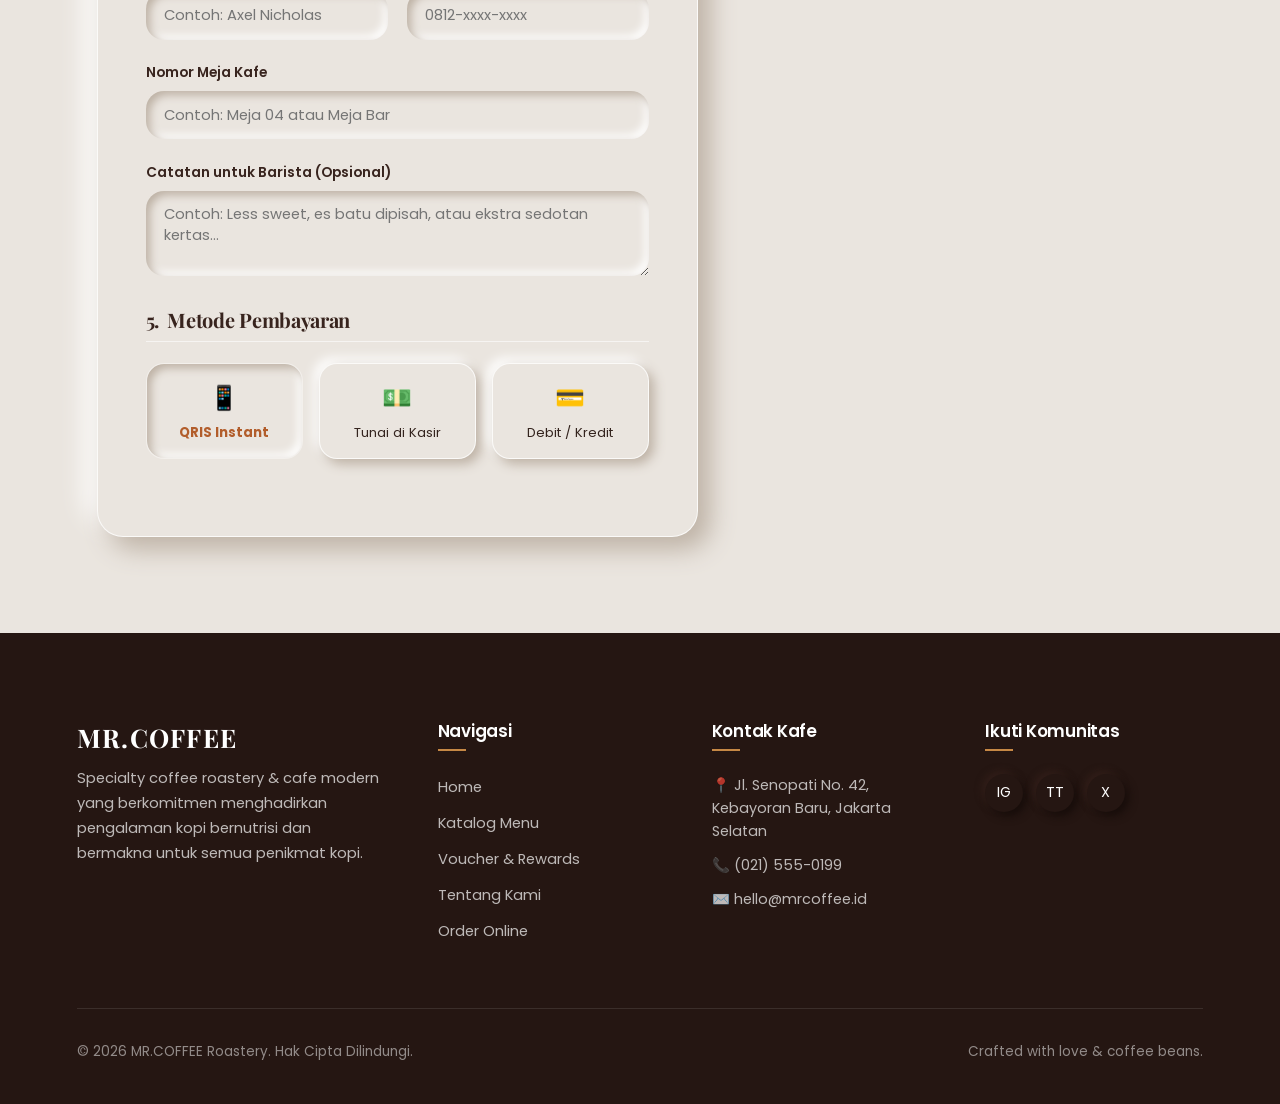
<file: pages/order.html>
<!DOCTYPE html>
<html lang="id">
<head>
    <meta charset="UTF-8">
    <meta name="viewport" content="width=device-width, initial-scale=1.0">
    <title>Pesan Kopi Online - MR.COFFEE</title>
    <meta name="description" content="Pesan kopi specialty MR.COFFEE secara online untuk Dine-in, Takeaway, atau Delivery dengan cepat, mudah, dan transparan.">
    
    <!-- Google Fonts -->
    <link rel="preconnect" href="https://fonts.googleapis.com">
    <link rel="preconnect" href="https://fonts.gstatic.com" crossorigin>
    <link href="https://fonts.googleapis.com/css2?family=Playfair+Display:ital,wght@0,600;0,700;1,600&family=Poppins:wght@300;400;500;600;700&display=swap" rel="stylesheet">

    <!-- Favicon / Tab Logo -->
    <link rel="icon" type="image/png" href="../images/favicon.png">
    <link rel="shortcut icon" href="../favicon.ico">
    <link rel="apple-touch-icon" href="../images/favicon-apple.png">

    <!-- Stylesheets -->
    <link rel="stylesheet" href="../css/style.css">
    <link rel="stylesheet" href="../css/order.css">
</head>
<body>
    <!-- Navigation Bar -->
    <header>
        <nav class="navbar">
            <a href="../index.html" class="logo">
                <img src="../images/logo copy.png" alt="MR.COFFEE Logo">
                <div class="logo-text-group">
                    <h1>MR.COFFEE</h1>
                    <span class="logo-tagline">Specialty Roasters</span>
                </div>
            </a>

            <ul class="nav-links">
                <li><a href="../index.html">Home</a></li>
                <li><a href="menu.html">Menu</a></li>
                <li><a href="rewards.html">Rewards</a></li>
                <li><a href="about.html">About Us</a></li>
                <li><a href="order.html" class="active">Order Online</a></li>
            </ul>

            <div class="nav-actions">
                <div class="store-status-badge"></div>
                <button class="cart-trigger-btn" aria-label="Lihat Keranjang">
                    <span class="cart-btn-icon">☕</span>
                    <span class="cart-btn-text">Keranjang</span>
                    <span class="cart-badge">0</span>
                </button>
                <button class="hamburger" aria-label="Toggle Menu">
                    <span></span>
                    <span></span>
                    <span></span>
                </button>
            </div>
        </nav>
    </header>

    <main class="order-page-wrapper">
        <!-- Page Header -->
        <div class="order-header-block">
            <span class="section-kicker">SEAMLESS CHECKOUT FLOW</span>
            <h1>Pesan Kopi Favorit</h1>
            <p>Pilih metode penyajian, sesuaikan add-on ekstra, dan nikmati racikan barista terbaik tanpa antre lama.</p>
        </div>

        <!-- 2-Column Checkout Layout -->
        <div class="order-layout-grid">
            <!-- Left Column: Form & Configuration -->
            <div class="order-form-panel">
                <form id="checkoutForm">
                    <!-- Step 1: Fulfillment Type -->
                    <h3 class="form-section-title">
                        <span>1.</span>
                        <span>Metode Pemesanan</span>
                    </h3>
                    <div class="fulfillment-options">
                        <div class="fulfillment-card active" data-type="dine-in">
                            <span class="fulfillment-icon">☕</span>
                            <span class="fulfillment-label">Dine-in (Di Kafe)</span>
                        </div>
                        <div class="fulfillment-card" data-type="takeaway">
                            <span class="fulfillment-icon">🥡</span>
                            <span class="fulfillment-label">Takeaway (Bungkus)</span>
                        </div>
                        <div class="fulfillment-card" data-type="delivery">
                            <span class="fulfillment-icon">🛵</span>
                            <span class="fulfillment-label">Delivery (Kirim)</span>
                        </div>
                    </div>

                    <!-- Step 2: Quick Item Picker -->
                    <h3 class="form-section-title">
                        <span>2.</span>
                        <span>Pilih / Tambah Menu Kopi</span>
                    </h3>
                    <p style="font-size:0.82rem; color:var(--text-light); margin-top:-8px; margin-bottom:12px;">
                        Klik varian kopi di bawah untuk menambah ke dalam struk pesanan:
                    </p>
                    <div class="order-item-picker">
                        <!-- Rendered by js/order.js -->
                    </div>

                    <!-- Step 3: Add-ons & Extra Customization -->
                    <h3 class="form-section-title">
                        <span>3.</span>
                        <span>Kustomisasi & Extra Topping</span>
                    </h3>
                    <div class="addons-grid">
                        <!-- Rendered by js/order.js -->
                    </div>

                    <!-- Step 4: Customer Details -->
                    <h3 class="form-section-title">
                        <span>4.</span>
                        <span>Informasi Pelanggan</span>
                    </h3>
                    <div class="form-row-2">
                        <div class="form-group-field">
                            <label for="custName">Nama Lengkap *</label>
                            <input type="text" id="custName" placeholder="Contoh: Axel Nicholas" required>
                        </div>
                        <div class="form-group-field">
                            <label for="custPhone">No. WhatsApp / Telepon *</label>
                            <input type="tel" id="custPhone" placeholder="0812-xxxx-xxxx" required>
                        </div>
                    </div>

                    <div class="form-group-field">
                        <label id="locationLabel" for="locationInput">Nomor Meja Kafe</label>
                        <input type="text" id="locationInput" placeholder="Contoh: Meja 04 atau Meja Bar">
                    </div>

                    <div class="form-group-field">
                        <label for="custNotes">Catatan untuk Barista (Opsional)</label>
                        <textarea id="custNotes" placeholder="Contoh: Less sweet, es batu dipisah, atau ekstra sedotan kertas..."></textarea>
                    </div>

                    <!-- Step 5: Payment Method -->
                    <h3 class="form-section-title">
                        <span>5.</span>
                        <span>Metode Pembayaran</span>
                    </h3>
                    <div class="payment-methods-grid">
                        <div class="payment-card active" data-method="qris">
                            <div class="payment-icon">📱</div>
                            <div class="payment-label">QRIS Instant</div>
                        </div>
                        <div class="payment-card" data-method="tunai">
                            <div class="payment-icon">💵</div>
                            <div class="payment-label">Tunai di Kasir</div>
                        </div>
                        <div class="payment-card" data-method="kartu">
                            <div class="payment-icon">💳</div>
                            <div class="payment-label">Debit / Kredit</div>
                        </div>
                    </div>

                    <!-- Mobile Submit Button -->
                    <button type="submit" class="btn-primary btn-submit-order" style="display:none;" id="mobileSubmitBtn">
                        <span class="submit-btn-total-text">Konfirmasi Pesanan</span>
                    </button>
                </form>
            </div>

            <!-- Right Column: Sticky Perforated Receipt -->
            <div class="order-summary-sticky">
                <div class="receipt-card">
                    <div class="receipt-header">
                        <h3>Ringkasan Pesanan</h3>
                        <p>MR.COFFEE SPECIALTY ROASTERS</p>
                    </div>
                    <div class="receipt-body">
                        <!-- Items List -->
                        <div class="receipt-items-list">
                            <!-- Rendered by js/order.js -->
                        </div>

                        <!-- Promo Code Input -->
                        <div class="receipt-promo-box">
                            <input type="text" id="promoInput" class="promo-input" placeholder="KODE VOUCHER (COFFEEDUO)">
                            <button type="button" class="btn-apply-promo" onclick="applyPromoCode()">
                                Gunakan
                            </button>
                        </div>

                        <!-- Math Breakdown -->
                        <div class="receipt-calculations">
                            <!-- Rendered by js/order.js -->
                        </div>

                        <!-- Submit Button -->
                        <button type="button" class="btn-primary btn-submit-order" onclick="document.getElementById('checkoutForm').requestSubmit()">
                            <span class="submit-btn-total-text">Konfirmasi Pesanan</span>
                        </button>
                    </div>
                </div>
            </div>
        </div>
    </main>

    <!-- Digital Receipt Modal -->
    <div class="order-modal-backdrop">
        <div class="order-modal-content">
            <!-- Rendered dynamically upon submission -->
        </div>
    </div>

    <!-- Footer -->
    <footer>
        <div class="footer-content">
            <div class="footer-brand">
                <h3>MR.COFFEE</h3>
                <p>Specialty coffee roastery & cafe modern yang berkomitmen menghadirkan pengalaman kopi bernutrisi dan bermakna untuk semua penikmat kopi.</p>
            </div>
            <div class="footer-section">
                <h4>Navigasi</h4>
                <ul class="footer-nav-list">
                    <li><a href="../index.html">Home</a></li>
                    <li><a href="menu.html">Katalog Menu</a></li>
                    <li><a href="rewards.html">Voucher & Rewards</a></li>
                    <li><a href="about.html">Tentang Kami</a></li>
                    <li><a href="order.html">Order Online</a></li>
                </ul>
            </div>
            <div class="footer-section">
                <h4>Kontak Kafe</h4>
                <p>📍 Jl. Senopati No. 42, Kebayoran Baru, Jakarta Selatan</p>
                <p>📞 (021) 555-0199</p>
                <p>✉️ hello@mrcoffee.id</p>
            </div>
            <div class="footer-section">
                <h4>Ikuti Komunitas</h4>
                <div class="social-links">
                    <a href="#" class="social-icon-btn" title="Instagram">IG</a>
                    <a href="#" class="social-icon-btn" title="TikTok">TT</a>
                    <a href="#" class="social-icon-btn" title="Twitter / X">X</a>
                </div>
            </div>
        </div>
        <div class="footer-bottom">
            <span>&copy; 2026 MR.COFFEE Roastery. Hak Cipta Dilindungi.</span>
            <span>Crafted with love & coffee beans.</span>
        </div>
    </footer>

    <!-- Scripts -->
    <script src="../js/products-data.js"></script>
    <script src="../js/main.js"></script>
    <script src="../js/order.js"></script>
</body>
</html>
</file>
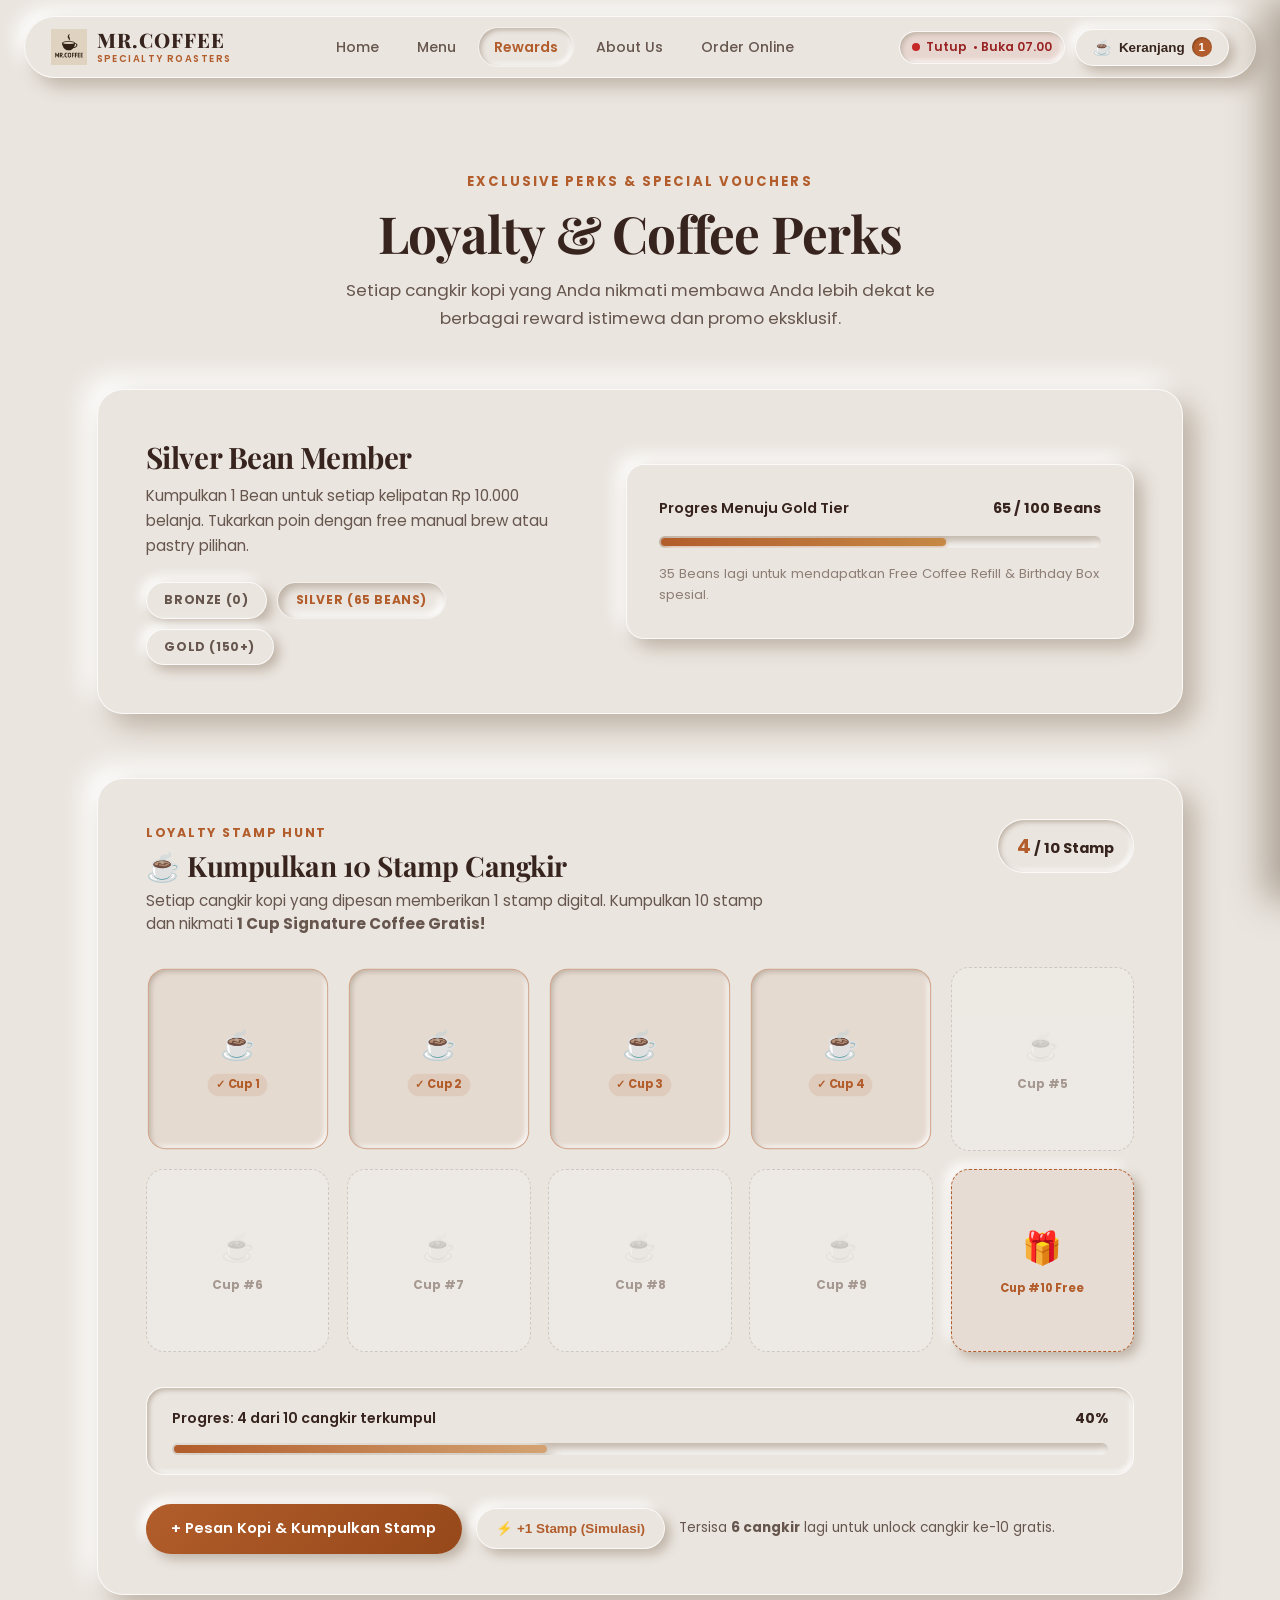
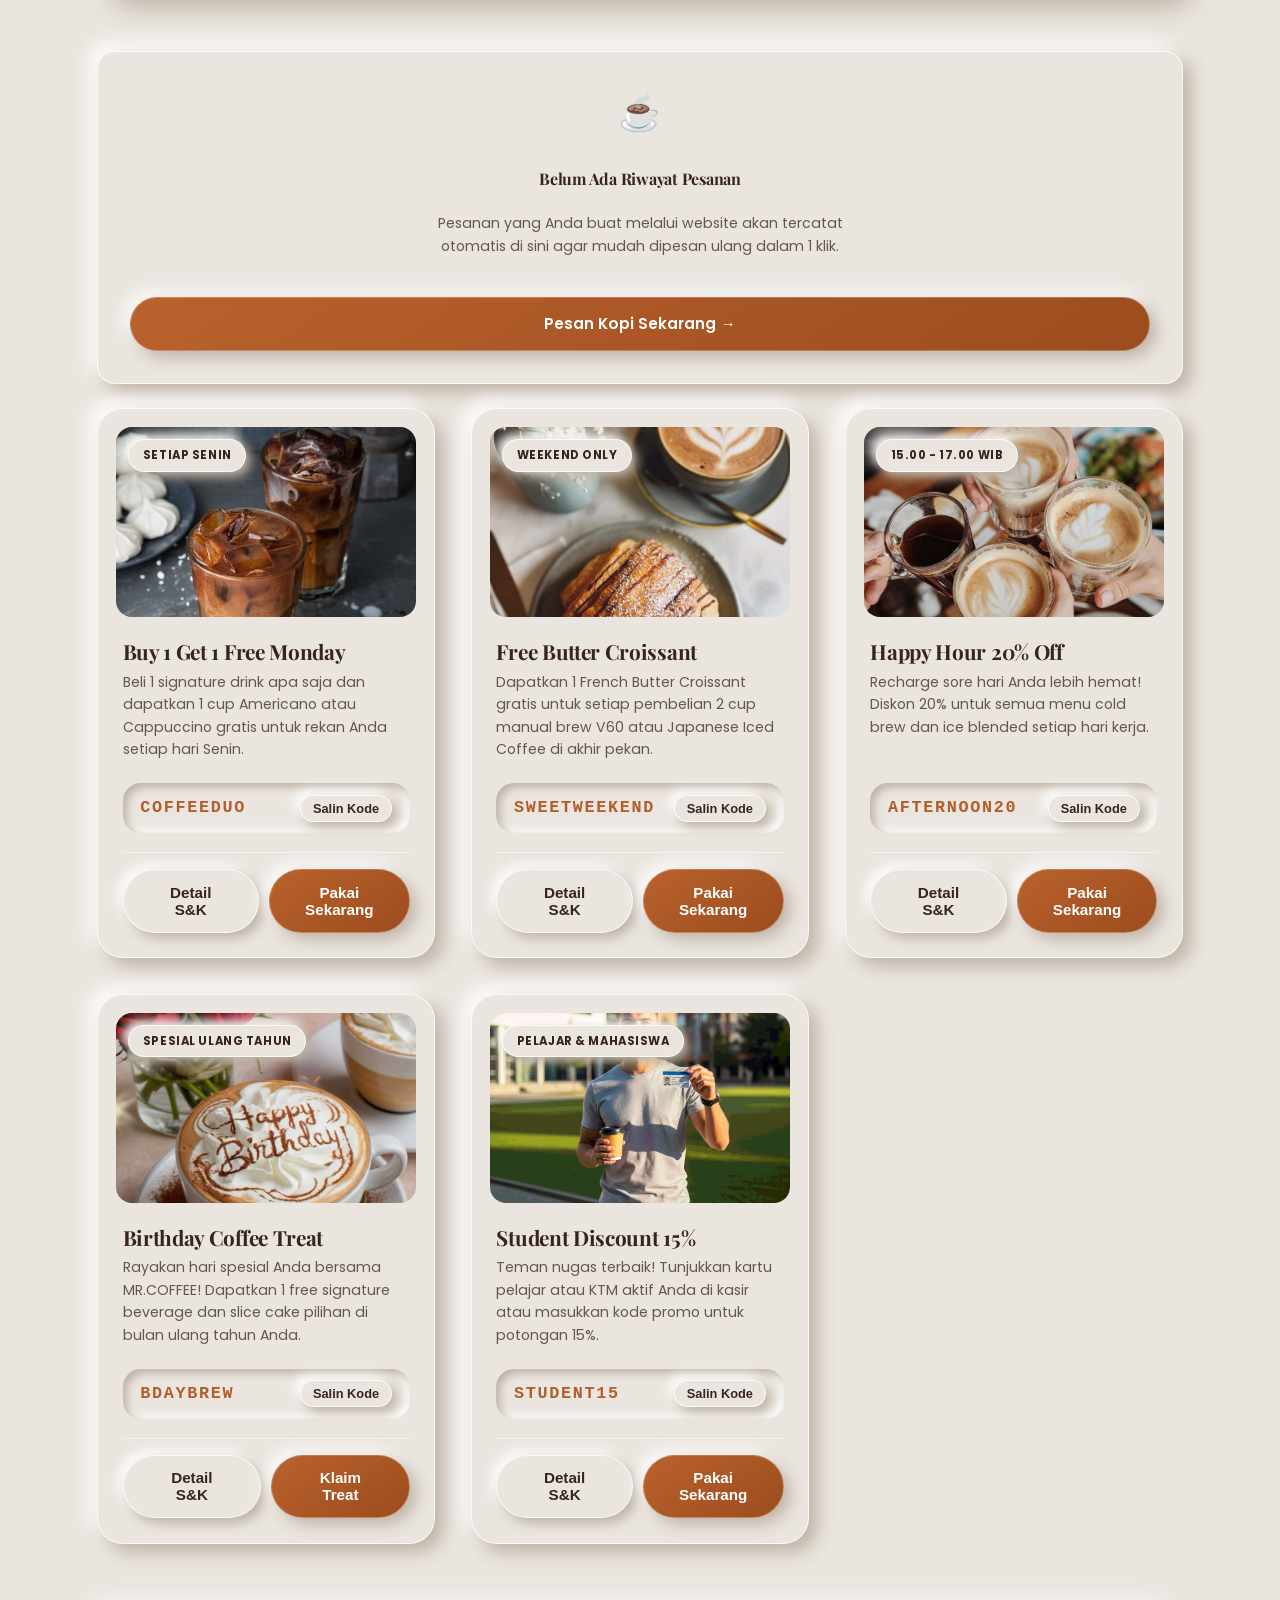
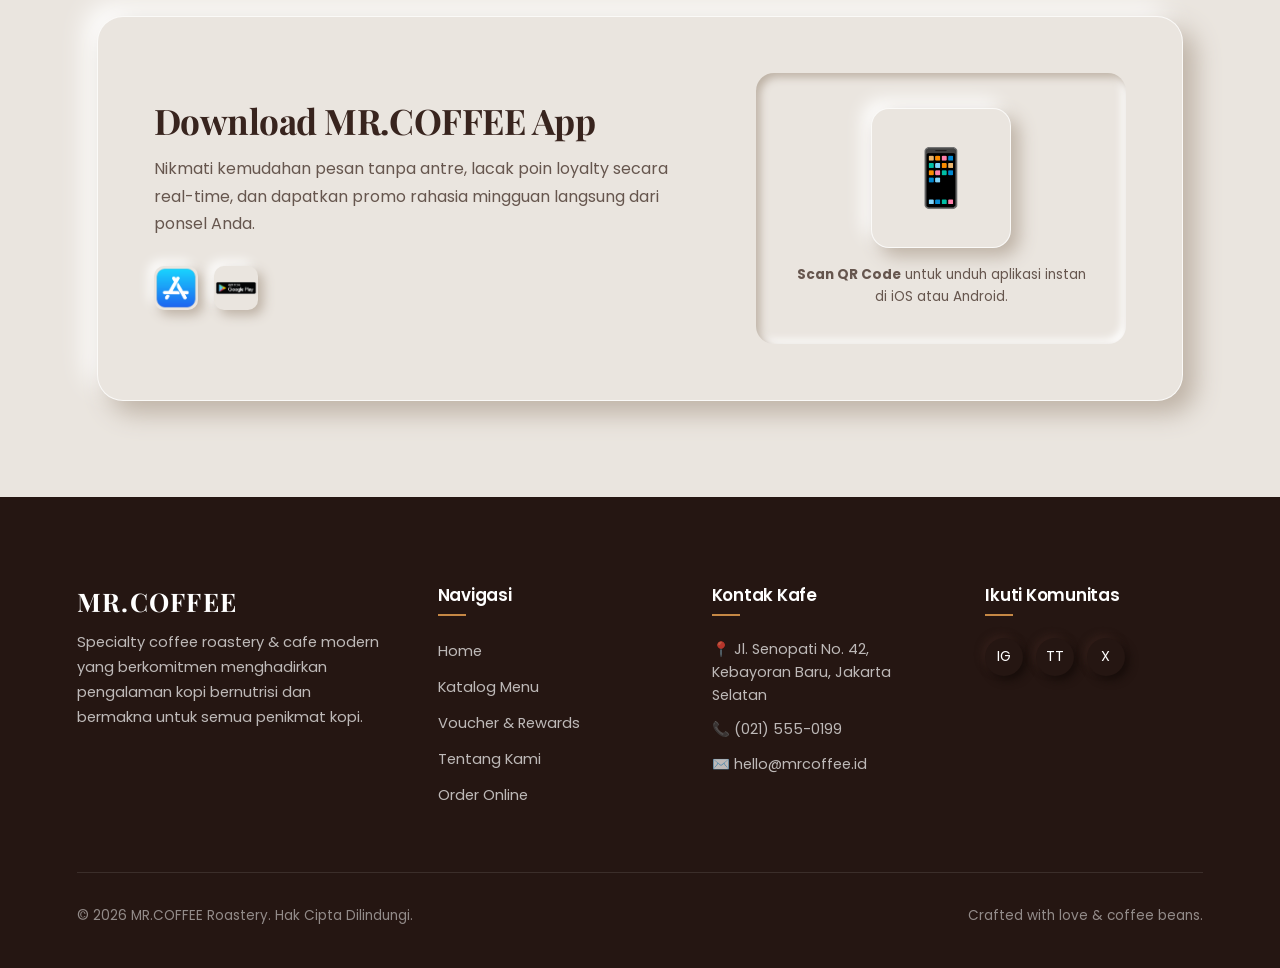
<file: pages/rewards.html>
<!DOCTYPE html>
<html lang="id">
<head>
    <meta charset="UTF-8">
    <meta name="viewport" content="width=device-width, initial-scale=1.0">
    <title>Rewards & Promo Member - MR.COFFEE</title>
    <meta name="description" content="Kumpulkan poin loyalty Bean Rewards, nikmati diskon mingguan, voucher promo Buy 1 Get 1, dan penawaran spesial member MR.COFFEE.">
    
    <!-- Google Fonts -->
    <link rel="preconnect" href="https://fonts.googleapis.com">
    <link rel="preconnect" href="https://fonts.gstatic.com" crossorigin>
    <link href="https://fonts.googleapis.com/css2?family=Playfair+Display:ital,wght@0,600;0,700;1,600&family=Poppins:wght@300;400;500;600;700&display=swap" rel="stylesheet">

    <!-- Favicon / Tab Logo -->
    <link rel="icon" type="image/png" href="../images/favicon.png">
    <link rel="shortcut icon" href="../favicon.ico">
    <link rel="apple-touch-icon" href="../images/favicon-apple.png">

    <!-- Stylesheets -->
    <link rel="stylesheet" href="../css/style.css">
    <link rel="stylesheet" href="../css/rewards.css">
</head>
<body>
    <!-- Navigation Bar -->
    <header>
        <nav class="navbar">
            <a href="../index.html" class="logo">
                <img src="../images/logo copy.png" alt="MR.COFFEE Logo">
                <div class="logo-text-group">
                    <h1>MR.COFFEE</h1>
                    <span class="logo-tagline">Specialty Roasters</span>
                </div>
            </a>

            <ul class="nav-links">
                <li><a href="../index.html">Home</a></li>
                <li><a href="menu.html">Menu</a></li>
                <li><a href="rewards.html" class="active">Rewards</a></li>
                <li><a href="about.html">About Us</a></li>
                <li><a href="order.html">Order Online</a></li>
            </ul>

            <div class="nav-actions">
                <div class="store-status-badge"></div>
                <button class="cart-trigger-btn" aria-label="Lihat Keranjang">
                    <span class="cart-btn-icon">☕</span>
                    <span class="cart-btn-text">Keranjang</span>
                    <span class="cart-badge">0</span>
                </button>
                <button class="hamburger" aria-label="Toggle Menu">
                    <span></span>
                    <span></span>
                    <span></span>
                </button>
            </div>
        </nav>
    </header>

    <main class="rewards-page-wrapper">
        <!-- Header -->
        <div class="rewards-header-block">
            <span class="section-kicker">EXCLUSIVE PERKS & SPECIAL VOUCHERS</span>
            <h1>Loyalty & Coffee Perks</h1>
            <p>Setiap cangkir kopi yang Anda nikmati membawa Anda lebih dekat ke berbagai reward istimewa dan promo eksklusif.</p>
        </div>

        <!-- Loyalty Tier Progression Card -->
        <div class="loyalty-club-card">
            <div class="club-info">
                <h3>Silver Bean Member</h3>
                <p>Kumpulkan 1 Bean untuk setiap kelipatan Rp 10.000 belanja. Tukarkan poin dengan free manual brew atau pastry pilihan.</p>
                <div class="tier-pills-row">
                    <span class="tier-pill">Bronze (0)</span>
                    <span class="tier-pill current">Silver (65 Beans)</span>
                    <span class="tier-pill">Gold (150+)</span>
                </div>
            </div>
            <div class="tier-progress-box">
                <div class="progress-header">
                    <span>Progres Menuju Gold Tier</span>
                    <strong>65 / 100 Beans</strong>
                </div>
                <div class="progress-track">
                    <div class="progress-fill"></div>
                </div>
                <p class="progress-subtext">35 Beans lagi untuk mendapatkan Free Coffee Refill & Birthday Box spesial.</p>
            </div>
        </div>

        <!-- Chagee-Style Coffee Cup Stamp Hunt (10 Cups Progress) -->
        <div id="stampHuntContainer"></div>

        <!-- Recent Orders & 1-Click Reorder Container -->
        <div id="recentOrdersContainer"></div>

        <!-- Voucher Cards Grid -->
        <div class="vouchers-grid">
            <!-- Voucher 1 -->
            <div class="voucher-ticket-card">
                <div class="voucher-img-header">
                    <span class="voucher-badge">Setiap Senin</span>
                    <img src="../images/buy1get1.jpg" alt="Buy 1 Get 1 Free">
                </div>
                <div class="voucher-body">
                    <h3>Buy 1 Get 1 Free Monday</h3>
                    <p>Beli 1 signature drink apa saja dan dapatkan 1 cup Americano atau Cappuccino gratis untuk rekan Anda setiap hari Senin.</p>
                    <div class="voucher-code-strip">
                        <span class="voucher-code-val">COFFEEDUO</span>
                        <button class="btn-copy-voucher" onclick="copyVoucher('COFFEEDUO', this)">Salin Kode</button>
                    </div>
                    <div class="voucher-card-footer">
                        <button class="btn-secondary" onclick="showAppDownload()">Detail S&K</button>
                        <button class="btn-primary" onclick="redeemVoucher('COFFEEDUO')">Pakai Sekarang</button>
                    </div>
                </div>
            </div>

            <!-- Voucher 2 -->
            <div class="voucher-ticket-card">
                <div class="voucher-img-header">
                    <span class="voucher-badge">Weekend Only</span>
                    <img src="../images/pastry.jpg" alt="Free Pastry">
                </div>
                <div class="voucher-body">
                    <h3>Free Butter Croissant</h3>
                    <p>Dapatkan 1 French Butter Croissant gratis untuk setiap pembelian 2 cup manual brew V60 atau Japanese Iced Coffee di akhir pekan.</p>
                    <div class="voucher-code-strip">
                        <span class="voucher-code-val">SWEETWEEKEND</span>
                        <button class="btn-copy-voucher" onclick="copyVoucher('SWEETWEEKEND', this)">Salin Kode</button>
                    </div>
                    <div class="voucher-card-footer">
                        <button class="btn-secondary" onclick="showAppDownload()">Detail S&K</button>
                        <button class="btn-primary" onclick="redeemVoucher('SWEETWEEKEND')">Pakai Sekarang</button>
                    </div>
                </div>
            </div>

            <!-- Voucher 3 -->
            <div class="voucher-ticket-card">
                <div class="voucher-img-header">
                    <span class="voucher-badge">15.00 - 17.00 WIB</span>
                    <img src="../images/happyhour.jpg" alt="Happy Hour">
                </div>
                <div class="voucher-body">
                    <h3>Happy Hour 20% Off</h3>
                    <p>Recharge sore hari Anda lebih hemat! Diskon 20% untuk semua menu cold brew dan ice blended setiap hari kerja.</p>
                    <div class="voucher-code-strip">
                        <span class="voucher-code-val">AFTERNOON20</span>
                        <button class="btn-copy-voucher" onclick="copyVoucher('AFTERNOON20', this)">Salin Kode</button>
                    </div>
                    <div class="voucher-card-footer">
                        <button class="btn-secondary" onclick="showAppDownload()">Detail S&K</button>
                        <button class="btn-primary" onclick="redeemVoucher('AFTERNOON20')">Pakai Sekarang</button>
                    </div>
                </div>
            </div>

            <!-- Voucher 4 -->
            <div class="voucher-ticket-card">
                <div class="voucher-img-header">
                    <span class="voucher-badge">Spesial Ulang Tahun</span>
                    <img src="../images/birthday.jpg" alt="Birthday Special">
                </div>
                <div class="voucher-body">
                    <h3>Birthday Coffee Treat</h3>
                    <p>Rayakan hari spesial Anda bersama MR.COFFEE! Dapatkan 1 free signature beverage dan slice cake pilihan di bulan ulang tahun Anda.</p>
                    <div class="voucher-code-strip">
                        <span class="voucher-code-val">BDAYBREW</span>
                        <button class="btn-copy-voucher" onclick="copyVoucher('BDAYBREW', this)">Salin Kode</button>
                    </div>
                    <div class="voucher-card-footer">
                        <button class="btn-secondary" onclick="showAppDownload()">Detail S&K</button>
                        <button class="btn-primary" onclick="redeemVoucher('BDAYBREW')">Klaim Treat</button>
                    </div>
                </div>
            </div>

            <!-- Voucher 5 -->
            <div class="voucher-ticket-card">
                <div class="voucher-img-header">
                    <span class="voucher-badge">Pelajar & Mahasiswa</span>
                    <img src="../images/studentdiscount.png" alt="Student Discount">
                </div>
                <div class="voucher-body">
                    <h3>Student Discount 15%</h3>
                    <p>Teman nugas terbaik! Tunjukkan kartu pelajar atau KTM aktif Anda di kasir atau masukkan kode promo untuk potongan 15%.</p>
                    <div class="voucher-code-strip">
                        <span class="voucher-code-val">STUDENT15</span>
                        <button class="btn-copy-voucher" onclick="copyVoucher('STUDENT15', this)">Salin Kode</button>
                    </div>
                    <div class="voucher-card-footer">
                        <button class="btn-secondary" onclick="showAppDownload()">Detail S&K</button>
                        <button class="btn-primary" onclick="redeemVoucher('STUDENT15')">Pakai Sekarang</button>
                    </div>
                </div>
            </div>
        </div>

        <!-- App Download Mockup Banner -->
        <div class="app-download-banner">
            <div class="app-banner-content">
                <h2>Download MR.COFFEE App</h2>
                <p>Nikmati kemudahan pesan tanpa antre, lacak poin loyalty secara real-time, dan dapatkan promo rahasia mingguan langsung dari ponsel Anda.</p>
                <div class="app-store-btns">
                    <a href="#" class="app-store-btn" onclick="showAppDownload()">
                        <img src="../images/appstore.png" alt="Download on App Store">
                    </a>
                    <a href="#" class="app-store-btn" onclick="showAppDownload()">
                        <img src="../images/gplaystore.png" alt="Get it on Google Play">
                    </a>
                </div>
            </div>
            <div class="app-banner-visual">
                <div class="qr-code-placeholder">📱</div>
                <p><strong>Scan QR Code</strong> untuk unduh aplikasi instan di iOS atau Android.</p>
            </div>
        </div>
    </main>

    <!-- App Download Modal -->
    <div id="appDownloadModal" class="rewards-modal-overlay">
        <div class="rewards-modal-card">
            <button class="close-btn" onclick="closeAppDownload()">&times;</button>
            <div style="font-size: 2.8rem; margin-bottom: 0.6rem;">☕</div>
            <h3 style="color:var(--primary-color); margin-bottom:0.5rem;">MR.COFFEE Mobile App</h3>
            <p style="color:var(--text-muted); font-size:0.9rem; margin-bottom:1.5rem;">
                Unduh aplikasi MR.COFFEE untuk mengaktifkan voucher, melacak saldo Bean, dan menikmati fitur Order-Ahead.
            </p>
            <div style="display:flex; justify-content:center; gap:12px; flex-wrap:wrap; margin-bottom:1.2rem;">
                <img src="../images/appstore.png" alt="App Store" style="height:42px;">
                <img src="../images/gplaystore.png" alt="Play Store" style="height:42px;">
            </div>
            <button class="btn-secondary" style="width:100%;" onclick="closeAppDownload()">Tutup Jendela</button>
        </div>
    </div>

    <!-- Footer -->
    <footer>
        <div class="footer-content">
            <div class="footer-brand">
                <h3>MR.COFFEE</h3>
                <p>Specialty coffee roastery & cafe modern yang berkomitmen menghadirkan pengalaman kopi bernutrisi dan bermakna untuk semua penikmat kopi.</p>
            </div>
            <div class="footer-section">
                <h4>Navigasi</h4>
                <ul class="footer-nav-list">
                    <li><a href="../index.html">Home</a></li>
                    <li><a href="menu.html">Katalog Menu</a></li>
                    <li><a href="rewards.html">Voucher & Rewards</a></li>
                    <li><a href="about.html">Tentang Kami</a></li>
                    <li><a href="order.html">Order Online</a></li>
                </ul>
            </div>
            <div class="footer-section">
                <h4>Kontak Kafe</h4>
                <p>📍 Jl. Senopati No. 42, Kebayoran Baru, Jakarta Selatan</p>
                <p>📞 (021) 555-0199</p>
                <p>✉️ hello@mrcoffee.id</p>
            </div>
            <div class="footer-section">
                <h4>Ikuti Komunitas</h4>
                <div class="social-links">
                    <a href="#" class="social-icon-btn" title="Instagram">IG</a>
                    <a href="#" class="social-icon-btn" title="TikTok">TT</a>
                    <a href="#" class="social-icon-btn" title="Twitter / X">X</a>
                </div>
            </div>
        </div>
        <div class="footer-bottom">
            <span>&copy; 2026 MR.COFFEE Roastery. Hak Cipta Dilindungi.</span>
            <span>Crafted with love & coffee beans.</span>
        </div>
    </footer>

    <!-- Scripts -->
    <script src="../js/products-data.js"></script>
    <script src="../js/main.js"></script>
    <script src="../js/rewards.js"></script>
</body>
</html>
</file>
<file: css/style.css>
/* ==========================================================================
   MR.COFFEE - ARTISAN SPECIALTY COFFEE NEUMORPHISM DESIGN SYSTEM
   Soft UI / Neumorphism Architecture
   Color Basis: Warm Latte Clay (#ECE7E1)
   Light Source: Top-Left (#FFFFFF)
   Shadow: Bottom-Right (#CAC0B4)
   ========================================================================== */

:root {
    /* Neumorphic Clay Material Colors */
    --nm-bg: #EAE5DF;
    --nm-surface: #EAE5DF;
    --nm-light: #FFFFFF;
    --nm-shadow: #BDB1A4;
    --nm-shadow-deep: #ABA093;

    /* Coffee Palette Accents */
    --primary-color: #38241E;
    --primary-deep: #251612;
    --primary-light: #523831;
    --accent-color: #B25D2B;
    --accent-hover: #96481A;
    --accent-gold: #C68845;
    --accent-soft: #E0D7CE;
    --accent-light: rgba(178, 93, 43, 0.12);
    --text-main: #34241E;
    --text-muted: #66564E;
    --text-light: #8E7F76;
    --border-subtle: rgba(255, 255, 255, 0.6);
    --border-bevel: 1px solid rgba(255, 255, 255, 0.8);

    /* Neumorphic Dual-Shadow Token Hierarchy */
    --nm-flat: 8px 8px 18px var(--nm-shadow), -8px -8px 18px var(--nm-light);
    --nm-flat-sm: 5px 5px 12px var(--nm-shadow), -5px -5px 12px var(--nm-light);
    --nm-flat-lg: 12px 12px 26px var(--nm-shadow), -12px -12px 26px var(--nm-light);
    --nm-flat-hero: 16px 16px 34px var(--nm-shadow-deep), -16px -16px 34px var(--nm-light);
    --nm-hover: 11px 11px 22px var(--nm-shadow-deep), -11px -11px 22px var(--nm-light);
    --nm-inset: inset 4px 4px 8px var(--nm-shadow), inset -4px -4px 8px var(--nm-light);
    --nm-inset-sm: inset 2px 2px 5px var(--nm-shadow), inset -2px -2px 5px var(--nm-light);
    --nm-inset-deep: inset 5px 5px 11px var(--nm-shadow), inset -5px -5px 11px var(--nm-light);
    --nm-pressed: inset 3px 3px 6px var(--nm-shadow), inset -3px -3px 6px var(--nm-light);

    /* Radii */
    --radius-sm: 10px;
    --radius-md: 18px;
    --radius-lg: 26px;
    --radius-pill: 9999px;

    /* Typography */
    --font-serif: 'Playfair Display', Georgia, serif;
    --font-sans: 'Poppins', -apple-system, BlinkMacSystemFont, 'Segoe UI', Roboto, sans-serif;
    --transition-smooth: all 0.35s cubic-bezier(0.16, 1, 0.3, 1);
    --transition-bounce: all 0.5s cubic-bezier(0.34, 1.56, 0.64, 1);
}

* {
    margin: 0;
    padding: 0;
    box-sizing: border-box;
}

html {
    background-color: var(--nm-bg);
    overflow-x: hidden;
}

body {
    font-family: var(--font-sans);
    line-height: 1.65;
    color: var(--text-main);
    background-color: var(--nm-bg);
    -webkit-font-smoothing: antialiased;
    -moz-osx-font-smoothing: grayscale;
    overflow-x: hidden;
    min-height: 100vh;
    position: relative;
}

/* Typography Hierarchy */
h1, h2, h3, h4, .serif-font {
    font-family: var(--font-serif);
    color: var(--primary-color);
    font-weight: 700;
    line-height: 1.25;
    letter-spacing: -0.015em;
}

p {
    color: var(--text-muted);
}

a {
    color: inherit;
    text-decoration: none;
}

/* ==========================================================================
   NAVIGATION - FLOATING NEUMORPHIC BAR
   ========================================================================== */
header {
    position: fixed;
    top: 1rem;
    left: 0;
    width: 100%;
    z-index: 1000;
    display: flex;
    justify-content: center;
    padding: 0 1.5rem;
    pointer-events: none;
}

.navbar {
    position: relative;
    pointer-events: auto;
    display: flex;
    justify-content: space-between;
    align-items: center;
    gap: 1.2rem;
    padding: 0.65rem 1.6rem;
    background: rgba(234, 229, 223, 0.94);
    backdrop-filter: blur(14px);
    -webkit-backdrop-filter: blur(14px);
    box-shadow: var(--nm-flat);
    border-radius: var(--radius-pill);
    border: var(--border-bevel);
    width: 100%;
    max-width: 1240px;
    transition: var(--transition-smooth);
}

.navbar.scrolled {
    padding: 0.55rem 1.5rem;
    box-shadow: var(--nm-flat-lg);
}

.logo {
    display: flex;
    align-items: center;
    gap: 10px;
    cursor: pointer;
    transition: transform 0.3s ease;
    flex-shrink: 0;
}

.logo:hover {
    transform: scale(1.02);
}

.logo img {
    height: 36px;
    width: auto;
    object-fit: contain;
    mix-blend-mode: multiply;
}

.logo-text-group {
    display: flex;
    flex-direction: column;
}

.logo h1 {
    font-size: 1.25rem;
    font-weight: 800;
    letter-spacing: 0.05em;
    color: var(--primary-color);
    margin: 0;
    line-height: 1.15;
}

.logo-tagline {
    font-size: 0.6rem;
    letter-spacing: 0.15em;
    text-transform: uppercase;
    color: var(--accent-color);
    font-weight: 600;
}

.nav-links {
    display: flex;
    list-style: none;
    gap: 0.35rem;
    align-items: center;
    flex-shrink: 0;
}

.nav-links a {
    color: var(--text-muted);
    font-weight: 500;
    font-size: 0.88rem;
    padding: 0.45rem 0.95rem;
    border-radius: var(--radius-pill);
    transition: var(--transition-smooth);
    border: 1px solid transparent;
    white-space: nowrap;
    display: inline-block;
}

.nav-links a:hover {
    color: var(--accent-color);
    box-shadow: var(--nm-flat-sm);
    background: var(--nm-surface);
}

.nav-links a.active {
    color: var(--accent-color);
    font-weight: 600;
    background: var(--nm-surface);
    box-shadow: var(--nm-inset-sm);
    border: 1px solid rgba(255, 255, 255, 0.4);
}

.nav-actions {
    display: flex;
    align-items: center;
    gap: 0.65rem;
    flex-shrink: 0;
}

/* Nav Cart Button */
.cart-trigger-btn {
    display: inline-flex;
    align-items: center;
    gap: 7px;
    background: var(--nm-surface);
    color: var(--primary-color);
    border: var(--border-bevel);
    padding: 0.48rem 1.05rem;
    border-radius: var(--radius-pill);
    font-weight: 600;
    font-size: 0.84rem;
    cursor: pointer;
    box-shadow: var(--nm-flat-sm);
    transition: var(--transition-smooth);
    white-space: nowrap;
    flex-shrink: 0;
}

.cart-btn-icon {
    font-size: 0.95rem;
    line-height: 1;
}

.cart-btn-text {
    display: inline;
}

.cart-trigger-btn:hover {
    box-shadow: var(--nm-hover);
    color: var(--accent-color);

    transform: translateY(-2px);
}

.cart-trigger-btn:active {
    box-shadow: var(--nm-pressed);
    transform: translateY(0);
}

.cart-badge {
    background-color: var(--accent-color);
    color: #fff;
    font-size: 0.72rem;
    font-weight: 700;
    min-width: 20px;
    height: 20px;
    border-radius: var(--radius-pill);
    display: flex;
    align-items: center;
    justify-content: center;
    padding: 0 5px;
    box-shadow: inset 1px 1px 2px rgba(0,0,0,0.3);
    transition: var(--transition-bounce);
}

.cart-badge.pulse {
    animation: badgeBounce 0.45s ease;
}

@keyframes badgeBounce {
    0% { transform: scale(1); }
    50% { transform: scale(1.35); }
    100% { transform: scale(1); }
}

/* Hamburger Menu Toggle */
.hamburger {
    display: none;
    flex-direction: column;
    gap: 5px;
    cursor: pointer;
    padding: 8px;
    border-radius: var(--radius-sm);
    background: var(--nm-surface);
    border: var(--border-bevel);
    box-shadow: var(--nm-flat-sm);
}

.hamburger span {
    width: 22px;
    height: 2.5px;
    background-color: var(--primary-color);
    border-radius: 2px;
    transition: all 0.3s ease;
}

.hamburger.active span:nth-child(1) {
    transform: translateY(7.5px) rotate(45deg);
}

.hamburger.active span:nth-child(2) {
    opacity: 0;
    transform: translateX(8px);
}

.hamburger.active span:nth-child(3) {
    transform: translateY(-7.5px) rotate(-45deg);
}

/* ==========================================================================
   BUTTONS & TACTILE CONTROLS (NEUMORPHIC SOFT UI)
   ========================================================================== */
.btn-primary {
    display: inline-flex;
    align-items: center;
    justify-content: center;
    gap: 10px;
    padding: 0.85rem 2.2rem;
    background: linear-gradient(145deg, #b9622d, #9c4c1e);
    color: #fff;
    font-weight: 600;
    font-size: 0.95rem;
    border-radius: var(--radius-pill);
    border: 1px solid rgba(255, 255, 255, 0.25);
    box-shadow: 6px 6px 16px var(--nm-shadow), -6px -6px 16px var(--nm-light);
    cursor: pointer;
    transition: var(--transition-smooth);
}

.btn-primary:hover {
    background: linear-gradient(145deg, #a75524, #8b4017);
    box-shadow: 8px 8px 20px var(--nm-shadow-deep), -8px -8px 20px var(--nm-light);
    transform: translateY(-2px);
    color: #fff;
}

.btn-primary:active {
    box-shadow: inset 3px 3px 6px rgba(0, 0, 0, 0.4), inset -2px -2px 5px rgba(255, 255, 255, 0.2);
    transform: translateY(0);
}

.btn-secondary {
    display: inline-flex;
    align-items: center;
    justify-content: center;
    gap: 8px;
    padding: 0.85rem 2.1rem;
    background: var(--nm-surface);
    color: var(--primary-color);
    font-weight: 600;
    font-size: 0.95rem;
    border-radius: var(--radius-pill);
    border: var(--border-bevel);
    box-shadow: var(--nm-flat-sm);
    cursor: pointer;
    transition: var(--transition-smooth);
}

.btn-secondary:hover {
    box-shadow: var(--nm-hover);
    color: var(--accent-color);
    transform: translateY(-2px);
}

.btn-secondary:active {
    box-shadow: var(--nm-pressed);
    transform: translateY(0);
}

/* Quick Add Button on Cards */
.btn-quick-add {
    display: inline-flex;
    align-items: center;
    justify-content: center;
    gap: 5px;
    background: var(--nm-surface);
    color: var(--accent-color);
    border: var(--border-bevel);
    padding: 0.42rem 0.95rem;
    border-radius: var(--radius-pill);
    font-size: 0.82rem;
    font-weight: 600;
    cursor: pointer;
    box-shadow: var(--nm-flat-sm);
    transition: var(--transition-smooth);
    width: auto;
    white-space: nowrap;
    flex-shrink: 0;
}

.btn-quick-add:hover {
    background: var(--accent-color);
    color: #fff;
    border-color: transparent;
    box-shadow: var(--nm-hover);
    transform: translateY(-2px);
}

.btn-quick-add:active {
    box-shadow: inset 3px 3px 6px rgba(0, 0, 0, 0.3), inset -3px -3px 6px rgba(255, 255, 255, 0.2);
    transform: translateY(0);
}

.btn-quick-add.added {
    background: #2D6A4F;
    color: #fff;
    border-color: transparent;
    box-shadow: var(--nm-flat-sm);
}

/* ==========================================================================
   HERO / BANNER SECTION - NEUMORPHIC STAGE
   ========================================================================== */
.hero-section {
    padding: 11.5rem 6% 5.5rem;
    position: relative;
    display: flex;
    align-items: center;
    background-color: var(--nm-bg);
    overflow: hidden;
}

.hero-bg-overlay {
    display: none;
}

.hero-container {
    max-width: 1200px;
    margin: 0 auto;
    display: grid;
    grid-template-columns: 1.15fr 0.85fr;
    gap: 4.5rem;
    align-items: center;
    position: relative;
    z-index: 2;
    width: 100%;
}

.hero-content {
    display: flex;
    flex-direction: column;
    align-items: flex-start;
}

.hero-pill-badge {
    display: inline-flex;
    align-items: center;
    gap: 10px;
    background: var(--nm-surface);
    border: var(--border-bevel);
    color: var(--accent-color);
    padding: 0.5rem 1.25rem;
    border-radius: var(--radius-pill);
    font-size: 0.82rem;
    font-weight: 600;
    letter-spacing: 0.04em;
    margin-bottom: 1.6rem;
    box-shadow: var(--nm-flat-sm);
}

.hero-pill-badge span.dot {
    width: 8px;
    height: 8px;
    background-color: var(--accent-gold);
    border-radius: 50%;
    display: inline-block;
    box-shadow: inset 1px 1px 2px rgba(0,0,0,0.3);
    animation: blink 2s infinite ease-in-out;
}

@keyframes blink {
    0%, 100% { opacity: 1; transform: scale(1); }
    50% { opacity: 0.4; transform: scale(0.8); }
}

.hero-title {
    font-size: clamp(2.6rem, 5vw, 4.2rem);
    color: var(--primary-color);
    line-height: 1.12;
    margin-bottom: 1.2rem;
}

.hero-title em {
    font-style: italic;
    color: var(--accent-color);
    position: relative;
}

.hero-subtitle {
    font-size: clamp(1rem, 1.4vw, 1.12rem);
    color: var(--text-muted);
    line-height: 1.7;
    margin-bottom: 2.2rem;
    max-width: 540px;
}

.hero-cta-group {
    display: flex;
    gap: 1.2rem;
    align-items: center;
    flex-wrap: wrap;
    margin-bottom: 3rem;
}

.hero-metrics {
    display: flex;
    gap: 1.2rem;
    width: 100%;
    flex-wrap: wrap;
}

.metric-item {
    display: flex;
    flex-direction: column;
    background: var(--nm-surface);
    box-shadow: var(--nm-flat-sm);
    border-radius: var(--radius-md);
    border: var(--border-bevel);
    padding: 1rem 1.4rem;
    flex: 1;
    min-width: 130px;
    transition: var(--transition-smooth);
}

.metric-item:hover {
    box-shadow: var(--nm-hover);
    transform: translateY(-2px);
}

.metric-number {
    font-family: var(--font-serif);
    font-size: 1.75rem;
    font-weight: 700;
    color: var(--primary-color);
    line-height: 1.1;
    margin-bottom: 4px;
}

.metric-label {
    font-size: 0.74rem;
    color: var(--text-light);
    text-transform: uppercase;
    letter-spacing: 0.08em;
    font-weight: 600;
}

/* Hero Visual / Tactile Card Stage */
.hero-visual {
    position: relative;
    display: flex;
    justify-content: center;
    align-items: center;
}

.hero-card-stage {
    position: relative;
    width: 100%;
    max-width: 420px;
    border-radius: var(--radius-lg);
    background: var(--nm-surface);
    padding: 1.25rem;
    box-shadow: var(--nm-flat-hero);
    border: var(--border-bevel);
    transition: var(--transition-smooth);
}

.hero-card-stage:hover {
    transform: translateY(-6px);
    box-shadow: 20px 20px 42px var(--nm-shadow-deep), -20px -20px 42px var(--nm-light);
}

.hero-image-wrapper {
    position: relative;
    height: 380px;
    border-radius: calc(var(--radius-lg) - 8px);
    overflow: hidden;
    box-shadow: var(--nm-inset-sm);
}

.hero-image-wrapper img {
    width: 100%;
    height: 100%;
    object-fit: cover;
    transition: transform 0.8s ease;
}

.hero-card-stage:hover .hero-image-wrapper img {
    transform: scale(1.05);
}

/* Floating Neumorphic Badges on Hero */
.floating-glass-badge {
    position: absolute;
    background: var(--nm-surface);
    padding: 0.85rem 1.3rem;
    border-radius: var(--radius-md);
    box-shadow: var(--nm-flat);
    border: var(--border-bevel);
    display: flex;
    align-items: center;
    gap: 12px;
    z-index: 5;
    animation: floatMotion 4s ease-in-out infinite;
}

.floating-glass-badge.top-badge {
    top: -20px;
    left: -25px;
    animation-delay: 0s;
}

.floating-glass-badge.bottom-badge {
    bottom: -20px;
    right: -25px;
    animation-delay: 2s;
}

@keyframes floatMotion {
    0%, 100% { transform: translateY(0); }
    50% { transform: translateY(-7px); }
}

.badge-icon-box {
    width: 38px;
    height: 38px;
    border-radius: 50%;
    background: var(--nm-surface);
    color: var(--accent-color);
    box-shadow: var(--nm-inset-sm);
    display: flex;
    align-items: center;
    justify-content: center;
    font-size: 1.1rem;
}

.badge-text-box h5 {
    font-family: var(--font-sans);
    font-size: 0.88rem;
    font-weight: 700;
    color: var(--primary-color);
    margin: 0;
}

.badge-text-box p {
    font-size: 0.74rem;
    color: var(--text-muted);
    margin: 0;
}

/* ==========================================================================
   ARTISAN PILLARS / FEATURES SECTION
   ========================================================================== */
.features-section {
    padding: 6rem 6%;
    background-color: var(--nm-bg);
    position: relative;
}

.features-grid {
    max-width: 1200px;
    margin: 0 auto;
    display: grid;
    grid-template-columns: repeat(auto-fit, minmax(280px, 1fr));
    gap: 2.2rem;
}

.feature-card {
    padding: 2.4rem 2rem;
    border-radius: var(--radius-lg);
    background: var(--nm-surface);
    box-shadow: var(--nm-flat);
    border: var(--border-bevel);
    transition: var(--transition-smooth);
    display: flex;
    flex-direction: column;
    align-items: flex-start;
}

.feature-card:hover {
    transform: translateY(-6px);
    box-shadow: var(--nm-hover);
}

.feature-icon-wrapper {
    width: 58px;
    height: 58px;
    border-radius: 50%;
    background: var(--nm-surface);
    color: var(--accent-color);
    box-shadow: var(--nm-inset);
    display: flex;
    align-items: center;
    justify-content: center;
    font-size: 1.6rem;
    margin-bottom: 1.5rem;
    transition: var(--transition-bounce);
}

.feature-card:hover .feature-icon-wrapper {
    transform: scale(1.08);
    color: var(--accent-color);
    box-shadow: var(--nm-flat-sm);
}

.feature-card h3 {
    font-size: 1.3rem;
    margin-bottom: 0.6rem;
    color: var(--primary-color);
}

.feature-card p {
    font-size: 0.92rem;
    line-height: 1.65;
    color: var(--text-muted);
}

/* ==========================================================================
   MOST ORDERED SECTION - TACTILE NEUMORPHIC CARDS
   ========================================================================== */
.most-ordered {
    padding: 6.5rem 6%;
    background-color: var(--nm-bg);
}

.section-header-block {
    text-align: center;
    max-width: 680px;
    margin: 0 auto 3.5rem;
}

.section-kicker {
    font-size: 0.8rem;
    text-transform: uppercase;
    letter-spacing: 0.18em;
    font-weight: 700;
    color: var(--accent-color);
    margin-bottom: 0.6rem;
    display: inline-block;
}

.section-title {
    font-size: clamp(2rem, 3.5vw, 2.8rem);
    margin-bottom: 0.8rem;
    color: var(--primary-color);
}

.section-desc {
    font-size: 1.02rem;
    color: var(--text-muted);
}

.product-grid {
    display: grid;
    grid-template-columns: repeat(auto-fill, minmax(280px, 1fr));
    gap: 2.2rem;
    max-width: 1200px;
    margin: 0 auto;
}

.product-card {
    background: var(--nm-surface);
    border-radius: var(--radius-lg);
    box-shadow: var(--nm-flat);
    border: var(--border-bevel);
    display: flex;
    flex-direction: column;
    padding: 1.15rem;
    transition: var(--transition-smooth);
    position: relative;
}

.product-card:hover {
    transform: translateY(-8px);
    box-shadow: var(--nm-hover);
}

.product-badge {
    position: absolute;
    top: 1.8rem;
    left: 1.8rem;
    background: var(--nm-surface);
    color: var(--primary-color);
    font-size: 0.72rem;
    font-weight: 700;
    padding: 0.35rem 0.85rem;
    border-radius: var(--radius-pill);
    box-shadow: var(--nm-flat-sm);
    border: var(--border-bevel);
    z-index: 3;
    letter-spacing: 0.04em;
    text-transform: uppercase;
}

.product-card .img-container {
    overflow: hidden;
    width: 100%;
    height: 220px;
    border-radius: calc(var(--radius-lg) - 10px);
    position: relative;
    background-color: var(--nm-surface);
    box-shadow: var(--nm-inset-sm);
}

.product-card img {
    width: 100%;
    height: 100%;
    object-fit: cover;
    display: block;
    transition: transform 0.7s cubic-bezier(0.16, 1, 0.3, 1);
}

.product-card:hover img {
    transform: scale(1.06);
}

.product-info {
    padding: 1.3rem 0.4rem 0.4rem;
    display: flex;
    flex-direction: column;
    flex-grow: 1;
}

.product-category-tag {
    font-size: 0.75rem;
    font-weight: 700;
    text-transform: uppercase;
    color: var(--accent-gold);
    letter-spacing: 0.08em;
    margin-bottom: 0.35rem;
}

.product-card h3 {
    font-size: 1.25rem;
    margin-bottom: 0.4rem;
    color: var(--primary-color);
}

.product-taste-notes {
    font-size: 0.84rem;
    color: var(--text-light);
    margin-bottom: 1.2rem;
    line-height: 1.45;
    min-height: 38px;
}

.product-card-footer {
    display: flex;
    align-items: center;
    justify-content: space-between;
    margin-top: auto;
    padding-top: 0.85rem;
    border-top: 1px solid rgba(255, 255, 255, 0.5);
    gap: 8px;
}

.product-card .price {
    color: var(--accent-color);
    font-weight: 700;
    font-size: 1.05rem;
    font-family: var(--font-sans);
    white-space: nowrap;
    flex-shrink: 0;
}

.view-all-menu-block {
    text-align: center;
    margin-top: 3.5rem;
}

.btn-see-rewards {
    padding: 0.85rem 1.4rem;
}

/* ==========================================================================
   SPECIAL REWARD TICKET SECTION - NEUMORPHIC VOUCHER
   ========================================================================== */
.special-reward {
    padding: 6.5rem 6%;
    background-color: var(--nm-bg);
    position: relative;
}

.reward-ticket-wrapper {
    max-width: 980px;
    margin: 0 auto;
}

.reward-card {
    display: flex;
    background: var(--nm-surface);
    border-radius: var(--radius-lg);
    box-shadow: var(--nm-flat-lg);
    border: var(--border-bevel);
    overflow: hidden;
    position: relative;
    padding: 1.2rem;
    gap: 2rem;
}

.reward-img-wrapper {
    width: 44%;
    min-height: 320px;
    border-radius: calc(var(--radius-lg) - 8px);
    overflow: hidden;
    position: relative;
    box-shadow: var(--nm-inset-sm);
}

.reward-img-wrapper img {
    width: 100%;
    height: 100%;
    object-fit: cover;
    transition: transform 0.8s ease;
}

.reward-card:hover .reward-img-wrapper img {
    transform: scale(1.04);
}

.reward-info {
    padding: 1.5rem 1.5rem 1.5rem 0;
    flex: 1;
    display: flex;
    flex-direction: column;
    justify-content: center;
}

.reward-badge-tag {
    display: inline-block;
    background: var(--nm-surface);
    color: var(--accent-color);
    font-size: 0.76rem;
    font-weight: 700;
    letter-spacing: 0.08em;
    text-transform: uppercase;
    padding: 0.35rem 0.95rem;
    border-radius: var(--radius-pill);
    box-shadow: var(--nm-flat-sm);
    border: var(--border-bevel);
    margin-bottom: 0.9rem;
    align-self: flex-start;
}

.reward-info h3 {
    font-size: 2rem;
    margin-bottom: 0.6rem;
    color: var(--primary-color);
}

.reward-info p {
    font-size: 0.98rem;
    margin-bottom: 1.8rem;
    line-height: 1.65;
    color: var(--text-muted);
}

.promo-code-container {
    display: flex;
    align-items: center;
    gap: 12px;
    flex-wrap: wrap;
}

.promo-code-box {
    background: var(--nm-surface);
    box-shadow: var(--nm-inset);
    border: none;
    padding: 0.75rem 1.4rem;
    border-radius: var(--radius-md);
    font-family: monospace;
    font-size: 1.15rem;
    font-weight: 700;
    color: var(--accent-color);
    letter-spacing: 0.12em;
}

/* ==========================================================================
   CEO / FOUNDER SECTION - TACTILE EDITORIAL
   ========================================================================== */
.ceo-preview {
    padding: 6.5rem 6%;
    background-color: var(--nm-bg);
}

.ceo-content {
    display: grid;
    grid-template-columns: 360px 1fr;
    gap: 4.5rem;
    max-width: 1080px;
    margin: 0 auto;
    align-items: center;
    background: var(--nm-surface);
    box-shadow: var(--nm-flat-lg);
    border-radius: var(--radius-lg);
    border: var(--border-bevel);
    padding: 3.5rem;
}

.ceo-image-wrapper {
    position: relative;
    border-radius: calc(var(--radius-lg) - 4px);
    overflow: hidden;
    box-shadow: var(--nm-flat);
    border: var(--border-bevel);
}

.ceo-image-wrapper img {
    width: 100%;
    height: 420px;
    object-fit: cover;
    display: block;
    transition: transform 0.8s ease;
}

.ceo-content:hover .ceo-image-wrapper img {
    transform: scale(1.04);
}

.ceo-quote-mark {
    font-family: var(--font-serif);
    font-size: 4.5rem;
    color: var(--accent-gold);
    line-height: 0.8;
    margin-bottom: 0.5rem;
    opacity: 0.7;
}

.ceo-info h3 {
    font-size: 2.2rem;
    margin-bottom: 0.3rem;
    color: var(--primary-color);
}

.ceo-role {
    color: var(--accent-color);
    font-weight: 600;
    font-size: 0.92rem;
    letter-spacing: 0.08em;
    text-transform: uppercase;
    margin-bottom: 1.4rem;
}

.ceo-manifesto {
    font-size: 1.05rem;
    line-height: 1.8;
    color: var(--text-muted);
    margin-bottom: 2.2rem;
}

/* ==========================================================================
   DAILY BREW NEWSLETTER CLUB - NEUMORPHIC WELL
   ========================================================================== */
.newsletter-section {
    padding: 6rem 6%;
    background-color: var(--nm-bg);
    color: var(--text-main);
    text-align: center;
    position: relative;
}

.newsletter-container {
    max-width: 720px;
    margin: 0 auto;
    background: var(--nm-surface);
    box-shadow: var(--nm-flat-lg);
    border-radius: var(--radius-lg);
    border: var(--border-bevel);
    padding: 3.5rem 2.5rem;
}

.newsletter-container h2 {
    color: var(--primary-color);
    font-size: 2.2rem;
    margin-bottom: 0.8rem;
}

.newsletter-container p {
    color: var(--text-muted);
    font-size: 1.02rem;
    margin-bottom: 2.2rem;
    max-width: 540px;
    margin-left: auto;
    margin-right: auto;
}

.newsletter-form {
    display: flex;
    gap: 12px;
    max-width: 520px;
    margin: 0 auto;
}

.newsletter-input {
    flex: 1;
    padding: 0.95rem 1.6rem;
    border-radius: var(--radius-pill);
    border: none;
    background: var(--nm-surface);
    box-shadow: var(--nm-inset);
    color: var(--text-main);
    font-family: var(--font-sans);
    font-size: 0.95rem;
    outline: none;
    transition: var(--transition-smooth);
}

.newsletter-input::placeholder {
    color: var(--text-light);
}

.newsletter-input:focus {
    box-shadow: var(--nm-inset-deep);
}

/* ==========================================================================
   FOOTER - DARK ROAST NEUMORPHISM
   ========================================================================== */
footer {
    background-color: var(--primary-deep);
    color: rgba(255, 255, 255, 0.85);
    padding: 5.5rem 6% 2.5rem;
    position: relative;
}

.footer-content {
    display: grid;
    grid-template-columns: 1.4fr 1fr 1fr 1fr;
    gap: 3.5rem;
    margin-bottom: 4rem;
    max-width: 1200px;
    margin-left: auto;
    margin-right: auto;
}

.footer-brand h3 {
    color: #fff;
    font-size: 1.6rem;
    margin-bottom: 0.8rem;
    letter-spacing: 0.05em;
}

.footer-brand p {
    color: rgba(255, 255, 255, 0.7);
    font-size: 0.92rem;
    line-height: 1.7;
    margin-bottom: 1.5rem;
}

.footer-section h4 {
    color: #fff;
    font-family: var(--font-sans);
    font-size: 1.05rem;
    font-weight: 600;
    margin-bottom: 1.4rem;
    position: relative;
    padding-bottom: 0.6rem;
}

.footer-section h4::after {
    content: '';
    position: absolute;
    bottom: 0;
    left: 0;
    width: 28px;
    height: 2px;
    background-color: var(--accent-gold);
}

.footer-section p {
    color: rgba(255, 255, 255, 0.7);
    font-size: 0.9rem;
    margin-bottom: 0.7rem;
    line-height: 1.6;
}

.footer-nav-list {
    list-style: none;
    display: flex;
    flex-direction: column;
    gap: 0.6rem;
}

.footer-nav-list a {
    color: rgba(255, 255, 255, 0.7);
    font-size: 0.92rem;
    transition: color 0.3s ease;
}

.footer-nav-list a:hover {
    color: var(--accent-gold);
    padding-left: 4px;
}

.social-links {
    display: flex;
    gap: 0.8rem;
    margin-top: 1rem;
}

.social-icon-btn {
    width: 38px;
    height: 38px;
    border-radius: 50%;
    background: #251612;
    box-shadow: 4px 4px 8px #170d0a, -3px -3px 7px #331f1a;
    display: flex;
    align-items: center;
    justify-content: center;
    color: #fff;
    font-size: 0.9rem;
    transition: var(--transition-smooth);
}

.social-icon-btn:hover {
    box-shadow: inset 2px 2px 4px #170d0a, inset -2px -2px 4px #331f1a;
    color: var(--accent-gold);
    transform: translateY(-2px);
}

.footer-bottom {
    text-align: center;
    padding-top: 2rem;
    border-top: 1px solid rgba(255, 255, 255, 0.1);
    font-size: 0.85rem;
    color: rgba(255, 255, 255, 0.5);
    display: flex;
    justify-content: space-between;
    max-width: 1200px;
    margin: 0 auto;
    flex-wrap: wrap;
    gap: 1rem;
}

/* ==========================================================================
   SLIDE-OUT QUICK CART DRAWER - NEUMORPHIC EDITION
   ========================================================================== */
.cart-drawer-overlay {
    position: fixed;
    inset: 0;
    background: rgba(37, 22, 18, 0.5);
    backdrop-filter: blur(4px);
    z-index: 1999;
    opacity: 0;
    visibility: hidden;
    pointer-events: none;
    transition: var(--transition-smooth);
}

.cart-drawer-overlay.active {
    opacity: 1;
    visibility: visible;
    pointer-events: auto;
}

.cart-drawer {
    position: fixed;
    top: 0;
    right: 0;
    bottom: 0;
    width: 100%;
    max-width: 430px;
    background: var(--nm-surface);
    box-shadow: -15px 0 35px var(--nm-shadow-deep);
    border-left: var(--border-bevel);
    z-index: 2000;
    display: flex;
    flex-direction: column;
    transform: translateX(100%);
    pointer-events: none;
    transition: transform 0.4s cubic-bezier(0.16, 1, 0.3, 1);
}

.cart-drawer.active {
    transform: translateX(0);
    pointer-events: auto;
}

.cart-drawer-header {
    padding: 1.4rem 1.8rem;
    display: flex;
    justify-content: space-between;
    align-items: center;
    border-bottom: 1px solid rgba(255, 255, 255, 0.6);
    background: var(--nm-surface);
}

.cart-drawer-header h3 {
    font-size: 1.3rem;
    margin: 0;
    color: var(--primary-color);
}

.close-drawer-btn {
    background: var(--nm-surface);
    border: var(--border-bevel);
    font-size: 1.4rem;
    color: var(--text-muted);
    cursor: pointer;
    width: 36px;
    height: 36px;
    border-radius: 50%;
    display: flex;
    align-items: center;
    justify-content: center;
    box-shadow: var(--nm-flat-sm);
    transition: var(--transition-smooth);
}

.close-drawer-btn:hover {
    color: var(--accent-color);
    box-shadow: var(--nm-hover);
}

.close-drawer-btn:active {
    box-shadow: var(--nm-pressed);
}

.cart-drawer-body {
    flex: 1;
    overflow-y: auto;
    padding: 1.4rem 1.6rem;
    display: flex;
    flex-direction: column;
    gap: 1.2rem;
}

.cart-empty-state {
    display: flex;
    flex-direction: column;
    align-items: center;
    justify-content: center;
    height: 100%;
    text-align: center;
    color: var(--text-muted);
    padding: 2rem;
}

.cart-empty-icon {
    font-size: 3rem;
    margin-bottom: 1rem;
    opacity: 0.6;
}

.cart-item-row {
    display: flex;
    align-items: center;
    gap: 14px;
    padding: 1rem;
    background: var(--nm-surface);
    border-radius: var(--radius-md);
    box-shadow: var(--nm-flat-sm);
    border: var(--border-bevel);
}

.cart-item-img {
    width: 60px;
    height: 60px;
    border-radius: var(--radius-sm);
    object-fit: cover;
    box-shadow: var(--nm-inset-sm);
}

.cart-item-details {
    flex: 1;
}

.cart-item-title {
    font-weight: 600;
    font-size: 0.95rem;
    color: var(--primary-color);
    margin-bottom: 2px;
}

.cart-item-price {
    font-size: 0.85rem;
    color: var(--accent-color);
    font-weight: 600;
}

.cart-item-qty-controls {
    display: flex;
    align-items: center;
    gap: 8px;
    background: var(--nm-surface);
    box-shadow: var(--nm-inset-sm);
    border-radius: var(--radius-pill);
    padding: 4px 8px;
}

.qty-btn {
    background: var(--nm-surface);
    border: none;
    box-shadow: 2px 2px 5px var(--nm-shadow), -2px -2px 5px var(--nm-light);
    border-radius: 50%;
    width: 22px;
    height: 22px;
    font-size: 0.95rem;
    font-weight: 700;
    color: var(--primary-color);
    cursor: pointer;
    display: flex;
    align-items: center;
    justify-content: center;
    transition: var(--transition-smooth);
}

.qty-btn:active {
    box-shadow: inset 1px 1px 3px var(--nm-shadow), inset -1px -1px 3px var(--nm-light);
}

.qty-number {
    font-size: 0.85rem;
    font-weight: 600;
    min-width: 16px;
    text-align: center;
    color: var(--text-main);
}

.cart-drawer-footer {
    padding: 1.4rem 1.6rem;
    border-top: 1px solid rgba(255, 255, 255, 0.6);
    background: var(--nm-surface);
}

.cart-subtotal-row {
    display: flex;
    justify-content: space-between;
    align-items: center;
    margin-bottom: 1.2rem;
    padding: 0.8rem 1rem;
    background: var(--nm-surface);
    box-shadow: var(--nm-inset-sm);
    border-radius: var(--radius-md);
}

.cart-subtotal-label {
    font-size: 0.95rem;
    color: var(--text-muted);
}

.cart-subtotal-val {
    font-size: 1.3rem;
    font-weight: 700;
    color: var(--primary-color);
    font-family: var(--font-sans);
}

/* ==========================================================================
   TOAST NOTIFICATION COMPONENT MOTION
   ========================================================================== */
.toast-container {
    position: fixed;
    bottom: 24px;
    right: 24px;
    z-index: 9999;
    display: flex;
    flex-direction: column;
    gap: 10px;
    pointer-events: none;
}

.toast-msg {
    pointer-events: auto;
    background: var(--nm-surface);
    color: var(--primary-color);
    box-shadow: var(--nm-flat);
    border: var(--border-bevel);
    padding: 0.95rem 1.5rem;
    border-radius: var(--radius-md);
    display: flex;
    align-items: center;
    gap: 12px;
    font-size: 0.9rem;
    font-weight: 500;
    animation: toastEnter 0.4s cubic-bezier(0.16, 1, 0.3, 1) forwards;
    transition: opacity 0.3s ease, transform 0.3s ease;
}

.toast-msg.hiding {
    opacity: 0;
    transform: translateY(12px);
}

@keyframes toastEnter {
    from {
        opacity: 0;
        transform: translateY(20px) scale(0.95);
    }
    to {
        opacity: 1;
        transform: translateY(0) scale(1);
    }
}

/* ==========================================================================
   SCROLL REVEAL MOTION & UTILITIES
   ========================================================================== */
.reveal {
    opacity: 0;
    transform: translateY(30px);
    transition: opacity 0.8s cubic-bezier(0.16, 1, 0.3, 1), transform 0.8s cubic-bezier(0.16, 1, 0.3, 1);
    will-change: opacity, transform;
}

.reveal.is-revealed {
    opacity: 1;
    transform: translateY(0);
}

.stagger-1 { transition-delay: 0.1s; }
.stagger-2 { transition-delay: 0.2s; }
.stagger-3 { transition-delay: 0.3s; }
.stagger-4 { transition-delay: 0.4s; }

/* ==========================================================================
   RESPONSIVE DESIGN SYSTEM
   ========================================================================== */
@media screen and (max-width: 1024px) {
    .navbar {
        width: calc(100% - 2rem);
        padding: 0.75rem 1.5rem;
    }

    .hero-container {
        grid-template-columns: 1fr;
        gap: 3.5rem;
        text-align: center;
    }
    
    .hero-content {
        align-items: center;
    }
    
    .hero-subtitle {
        margin-left: auto;
        margin-right: auto;
    }
    
    .hero-metrics {
        justify-content: center;
    }
    
    .ceo-content {
        grid-template-columns: 1fr;
        text-align: center;
        padding: 2.5rem;
    }
    
    .ceo-image-wrapper {
        max-width: 320px;
        margin: 0 auto;
    }
    
    .footer-content {
        grid-template-columns: 1fr 1fr;
        gap: 2.5rem;
    }
}

@media screen and (max-width: 992px) {
    header {
        top: 0.6rem;
        padding: 0 0.8rem;
    }

    .navbar {
        width: 100%;
        border-radius: var(--radius-pill);
        padding: 0.55rem 1.1rem;
        gap: 0.6rem;
    }

    .nav-links {
        display: none;
        position: absolute;
        top: calc(100% + 8px);
        left: 0;
        width: 100%;
        background: rgba(234, 229, 223, 0.98);
        backdrop-filter: blur(16px);
        -webkit-backdrop-filter: blur(16px);
        box-shadow: 0 16px 36px rgba(56, 36, 30, 0.22);
        border-radius: var(--radius-lg);
        margin-top: 0;
        padding: 1.25rem;
        flex-direction: column;
        align-items: stretch;
        gap: 0.6rem;
        border: var(--border-bevel);
        z-index: 1001;
    }
    
    .nav-links.active {
        display: flex;
    }
    
    .hamburger {
        display: flex;
        align-items: center;
        justify-content: center;
        width: 36px;
        height: 36px;
        padding: 6px;
        border-radius: var(--radius-sm);
        background: var(--nm-surface);
        border: var(--border-bevel);
        box-shadow: var(--nm-flat-sm);
        flex-shrink: 0;
    }
    
    .reward-card {
        flex-direction: column;
    }
    
    .reward-img-wrapper {
        width: 100%;
        min-height: 220px;
    }
    
    .reward-info {
        padding: 1rem 0 0;
    }
    
    .newsletter-form {
        flex-direction: column;
    }
    
    .footer-content {
        grid-template-columns: 1fr;
    }
    
    .footer-bottom {
        flex-direction: column;
        text-align: center;
    }
    
    .cart-drawer {
        max-width: 100%;
    }
}

@media screen and (max-width: 768px) {
    header {
        top: 0.4rem;
        padding: 0 0.55rem;
    }

    .navbar {
        padding: 0.38rem 0.7rem;
        gap: 6px;
    }

    .logo {
        gap: 6px;
    }

    .logo img {
        height: 26px;
        width: auto;
    }

    .logo h1 {
        font-size: 1rem;
        letter-spacing: 0.02em;
    }

    .logo-tagline {
        display: none;
    }

    .nav-actions {
        gap: 5px;
    }

    .store-status-badge {
        padding: 0.25rem 0.5rem;
        font-size: 0.7rem;
        gap: 4px;
        height: 30px;
    }

    .cart-btn-text {
        display: none;
    }

    .cart-trigger-btn {
        padding: 0.32rem 0.6rem;
        gap: 4px;
        height: 32px;
        font-size: 0.88rem;
        border-radius: var(--radius-pill);
    }

    .cart-badge {
        min-width: 16px;
        height: 16px;
        font-size: 0.65rem;
        padding: 0 3px;
    }

    .hamburger {
        width: 32px;
        height: 32px;
        padding: 5px;
    }

    .hamburger span {
        width: 17px;
        height: 2px;
    }

    /* Mobile Compact Hero Section */
    .hero-section {
        padding: 5.2rem 4% 2.2rem;
    }

    .hero-container {
        gap: 1.6rem;
        text-align: center;
    }

    .hero-content {
        align-items: center;
    }

    .hero-pill-badge {
        padding: 0.32rem 0.8rem;
        font-size: 0.72rem;
        margin-bottom: 0.75rem;
        gap: 6px;
    }

    .hero-title {
        font-size: 1.75rem;
        line-height: 1.2;
        margin-bottom: 0.65rem;
    }

    .hero-subtitle {
        font-size: 0.86rem;
        line-height: 1.48;
        margin-bottom: 1.15rem;
        max-width: 100%;
        margin-left: auto;
        margin-right: auto;
    }

    .hero-cta-group {
        display: flex;
        flex-direction: column;
        width: 100%;
        gap: 8px;
        margin-bottom: 1.4rem;
    }

    .hero-cta-group .btn-primary,
    .hero-cta-group .btn-secondary {
        width: 100%;
        padding: 0.65rem 1.2rem;
        font-size: 0.85rem;
        justify-content: center;
        text-align: center;
    }

    .hero-metrics {
        gap: 0.6rem;
        width: 100%;
        justify-content: center;
    }

    .metric-item {
        padding: 0.65rem 0.75rem;
        min-width: 90px;
        flex: 1;
        border-radius: var(--radius-sm);
    }

    .metric-number {
        font-size: 1.35rem;
        margin-bottom: 2px;
    }

    .metric-label {
        font-size: 0.66rem;
        letter-spacing: 0.05em;
    }

    /* Hero Visual Stage Rescaling */
    .hero-visual {
        overflow: visible;
        padding: 0 4px;
        width: 100%;
        display: flex;
        justify-content: center;
    }

    .hero-card-stage {
        padding: 0.55rem;
        max-width: 330px;
        width: 100%;
        border-radius: var(--radius-md);
        margin: 0 auto;
    }

    .hero-image-wrapper {
        height: 200px;
        border-radius: calc(var(--radius-md) - 4px);
    }

    .floating-glass-badge {
        padding: 0.35rem 0.65rem;
        gap: 6px;
        z-index: 4;
    }

    .badge-icon-box {
        width: 28px;
        height: 28px;
        font-size: 0.85rem;
    }

    .badge-text-box h5 {
        font-size: 0.72rem;
    }

    .badge-text-box p {
        font-size: 0.62rem;
    }

    .floating-glass-badge.top-badge {
        top: -6px;
        left: -4px;
    }

    .floating-glass-badge.bottom-badge {
        bottom: -6px;
        right: -4px;
    }

    /* Global Mobile Section Spacing & Headers */
    .features-section,
    .most-ordered,
    .special-reward,
    .ceo-preview,
    .newsletter-section {
        padding: 2.8rem 4% !important;
    }

    .section-header-block {
        margin-bottom: 1.4rem;
    }

    .section-kicker {
        font-size: 0.72rem;
        letter-spacing: 0.12em;
        margin-bottom: 0.3rem;
    }

    .section-title {
        font-size: 1.4rem;
        line-height: 1.22;
        margin-bottom: 0.4rem;
    }

    .section-desc {
        font-size: 0.84rem;
        line-height: 1.45;
    }

    /* Feature Cards */
    .features-grid {
        gap: 0.9rem;
        grid-template-columns: 1fr;
    }

    .feature-card {
        padding: 1.1rem 0.95rem;
        border-radius: var(--radius-md);
    }

    .feature-icon-wrapper {
        width: 42px;
        height: 42px;
        font-size: 1.25rem;
        margin-bottom: 0.75rem;
    }

    .feature-card h3 {
        font-size: 1.05rem;
        margin-bottom: 0.3rem;
    }

    .feature-card p {
        font-size: 0.82rem;
        line-height: 1.45;
    }

    /* Product Cards Mobile Scaling */
    .product-grid {
        gap: 0.95rem;
        grid-template-columns: 1fr;
    }

    .product-card {
        padding: 0.8rem;
        border-radius: var(--radius-md);
    }

    .product-badge {
        top: 0.65rem;
        left: 0.65rem;
        font-size: 0.65rem;
        padding: 0.22rem 0.6rem;
    }

    .product-card .img-container {
        height: 145px;
        border-radius: calc(var(--radius-md) - 6px);
    }

    .product-info {
        padding: 0.75rem 0.2rem 0.2rem;
    }

    .product-category-tag {
        font-size: 0.68rem;
        margin-bottom: 0.2rem;
    }

    .product-card h3 {
        font-size: 1.05rem;
        margin-bottom: 0.25rem;
    }

    .product-taste-notes {
        font-size: 0.78rem;
        line-height: 1.35;
        margin-bottom: 0.5rem;
        min-height: 0;
    }

    .product-card-footer {
        padding-top: 0.6rem;
        margin-top: 0.35rem;
    }

    .product-card .price {
        font-size: 0.98rem;
    }

    .btn-quick-add {
        padding: 0.38rem 0.8rem;
        font-size: 0.78rem;
    }

    .view-all-menu-block {
        margin-top: 1.5rem;
    }

    .view-all-menu-block .btn-secondary {
        width: 100%;
        padding: 0.65rem 1.2rem;
        font-size: 0.85rem;
        justify-content: center;
    }

    /* Special Reward Ticket */
    .reward-card {
        padding: 0.95rem;
        gap: 1rem;
        border-radius: var(--radius-md);
        flex-direction: column;
    }

    .reward-img-wrapper {
        width: 100%;
        min-height: 140px;
        height: 140px;
        border-radius: calc(var(--radius-md) - 6px);
    }

    .reward-info {
        padding: 0.3rem 0;
    }

    .reward-badge-tag {
        font-size: 0.68rem;
        padding: 0.22rem 0.65rem;
        margin-bottom: 0.45rem;
    }

    .reward-info h3 {
        font-size: 1.25rem;
        margin-bottom: 0.35rem;
    }

    .reward-info p {
        font-size: 0.82rem;
        margin-bottom: 0.9rem;
        line-height: 1.45;
    }

    .promo-code-container {
        gap: 8px;
        flex-direction: column;
        align-items: stretch;
    }

    .promo-code-box {
        font-size: 0.95rem;
        padding: 0.5rem 0.9rem;
        text-align: center;
        letter-spacing: 0.08em;
    }

    .promo-code-container .btn-primary,
    .promo-code-container .btn-secondary {
        width: 100%;
        padding: 0.6rem 1rem;
        font-size: 0.82rem;
        justify-content: center;
        text-align: center;
    }

    /* CEO Section Mobile */
    .ceo-content {
        grid-template-columns: 1fr;
        padding: 1.2rem 1rem;
        gap: 1.2rem;
        text-align: center;
        border-radius: var(--radius-md);
    }

    .ceo-image-wrapper {
        max-width: 160px;
        margin: 0 auto;
        border-radius: calc(var(--radius-md) - 4px);
    }

    .ceo-image-wrapper img {
        height: 175px;
    }

    .ceo-quote-mark {
        font-size: 2.6rem;
        line-height: 0.8;
        margin-bottom: 0.2rem;
    }

    .ceo-info h3 {
        font-size: 1.25rem;
        margin-bottom: 0.2rem;
    }

    .ceo-role {
        font-size: 0.74rem;
        margin-bottom: 0.75rem;
    }

    .ceo-manifesto {
        font-size: 0.84rem;
        line-height: 1.48;
        margin-bottom: 1.1rem;
    }

    .ceo-info .btn-primary {
        width: 100%;
        padding: 0.62rem 1.2rem;
        font-size: 0.82rem;
        justify-content: center;
    }

    /* Newsletter Section Mobile */
    .newsletter-container {
        padding: 1.4rem 1rem;
        border-radius: var(--radius-md);
    }

    .newsletter-container h2 {
        font-size: 1.35rem;
        margin-bottom: 0.35rem;
    }

    .newsletter-container p {
        font-size: 0.82rem;
        margin-bottom: 1.1rem;
        line-height: 1.45;
    }

    .newsletter-form {
        flex-direction: column;
        gap: 8px;
        width: 100%;
    }

    .newsletter-input {
        padding: 0.65rem 1rem;
        font-size: 16px !important;
    }

    .newsletter-form .btn-primary {
        width: 100%;
        padding: 0.65rem 1.1rem;
        font-size: 0.85rem;
        justify-content: center;
    }

    /* Footer Mobile */
    footer {
        padding: 2.8rem 5% 1.8rem;
    }

    .footer-content {
        grid-template-columns: 1fr;
        gap: 1.8rem;
        margin-bottom: 2rem;
    }

    .footer-brand h3 {
        font-size: 1.3rem;
        margin-bottom: 0.4rem;
    }

    .footer-brand p {
        font-size: 0.82rem;
        line-height: 1.48;
        margin-bottom: 1rem;
    }

    .footer-section h4 {
        font-size: 0.95rem;
        margin-bottom: 0.75rem;
        padding-bottom: 0.35rem;
    }

    .footer-section p,
    .footer-nav-list a {
        font-size: 0.82rem;
    }

    .social-icon-btn {
        width: 34px;
        height: 34px;
        font-size: 0.82rem;
    }

    .footer-bottom {
        padding-top: 1.2rem;
        font-size: 0.76rem;
        gap: 0.5rem;
        flex-direction: column;
        text-align: center;
    }

    /* Cart Drawer Mobile */
    .cart-drawer-header {
        padding: 0.95rem 1.2rem;
    }

    .cart-drawer-header h3 {
        font-size: 1.15rem;
    }

    .cart-drawer-body {
        padding: 0.95rem 1.1rem;
        gap: 0.75rem;
    }

    .cart-item-row {
        padding: 0.7rem 0.8rem;
        gap: 10px;
    }

    .cart-item-img {
        width: 48px;
        height: 48px;
    }

    .cart-item-title {
        font-size: 0.86rem;
    }

    .cart-item-price {
        font-size: 0.8rem;
    }

    .cart-drawer-footer {
        padding: 0.95rem 1.1rem;
    }

    .cart-subtotal-row {
        padding: 0.6rem 0.8rem;
        margin-bottom: 0.75rem;
    }

    .cart-subtotal-val {
        font-size: 1.15rem;
    }
}

@media screen and (max-width: 400px) {
    header {
        padding: 0 0.35rem;
    }

    .navbar {
        padding: 0.35rem 0.5rem;
        gap: 4px;
    }

    .logo h1 {
        font-size: 0.92rem;
    }

    .logo img {
        height: 24px;
    }

    .store-status-badge {
        padding: 0.22rem 0.4rem;
        font-size: 0.65rem;
        height: 28px;
    }

    .cart-trigger-btn {
        padding: 0.28rem 0.48rem;
        height: 30px;
    }

    .hamburger {
        width: 30px;
        height: 30px;
        padding: 4px;
    }

    .hero-title {
        font-size: 1.6rem;
    }

    .hero-image-wrapper {
        height: 180px;
    }

    .hero-card-stage {
        max-width: 290px;
    }
}

/* ==========================================================================
   LIVE STORE OPERATIONAL HOURS BADGE
   ========================================================================== */
.store-status-badge {
    display: inline-flex;
    align-items: center;
    gap: 6px;
    padding: 0.35rem 0.75rem;
    border-radius: var(--radius-pill);
    font-size: 0.76rem;
    font-weight: 600;
    white-space: nowrap;
    border: var(--border-bevel);
    box-shadow: var(--nm-inset-sm);
    transition: var(--transition-smooth);
    flex-shrink: 0;
    cursor: help;
}

.store-status-badge.open {
    color: #1e6b37;
    background: rgba(46, 125, 50, 0.08);
}

.store-status-badge.closed {
    color: #992323;
    background: rgba(198, 40, 40, 0.08);
}

.status-indicator-dot {
    width: 8px;
    height: 8px;
    border-radius: 50%;
    display: inline-block;
    flex-shrink: 0;
}

.status-indicator-dot.open {
    background-color: #2e7d32;
    box-shadow: 0 0 0 2px rgba(46, 125, 50, 0.25);
    animation: statusPulse 2s infinite ease-in-out;
}

.status-indicator-dot.closed {
    background-color: #c62828;
}

@keyframes statusPulse {
    0%, 100% { transform: scale(1); opacity: 1; }
    50% { transform: scale(1.35); opacity: 0.65; }
}

.store-status-badge span.badge-long-text {
    display: none;
}

@media (min-width: 1240px) {
    .store-status-badge span.badge-long-text {
        display: inline;
    }
}

/* ==========================================================================
   POS MENU DETAIL & DRINK CUSTOMIZATION MODAL
   ========================================================================== */
.pos-modal-backdrop {
    position: fixed;
    top: 0;
    left: 0;
    width: 100vw;
    height: 100vh;
    background: rgba(37, 22, 18, 0.65);
    backdrop-filter: blur(8px);
    -webkit-backdrop-filter: blur(8px);
    z-index: 2100;
    opacity: 0;
    pointer-events: none;
    display: flex;
    align-items: center;
    justify-content: center;
    padding: 1.2rem;
    transition: opacity 0.3s ease;
}

.pos-modal-backdrop.active {
    opacity: 1;
    pointer-events: auto;
}

.pos-modal {
    background: var(--nm-surface);
    border-radius: var(--radius-lg);
    box-shadow: var(--nm-flat-hero);
    border: var(--border-bevel);
    width: 100%;
    max-width: 580px;
    max-height: 90vh;
    display: flex;
    flex-direction: column;
    overflow: hidden;
    transform: scale(0.92) translateY(20px);
    transition: transform 0.35s cubic-bezier(0.16, 1, 0.3, 1);
}

.pos-modal-backdrop.active .pos-modal {
    transform: scale(1) translateY(0);
}

.pos-modal-header {
    display: flex;
    justify-content: space-between;
    align-items: flex-start;
    padding: 1.25rem 1.6rem 0.8rem;
    border-bottom: 1px solid rgba(255, 255, 255, 0.6);
}

.pos-header-info h3 {
    font-size: 1.35rem;
    margin-bottom: 4px;
    color: var(--primary-color);
}

.pos-header-badges {
    display: flex;
    flex-wrap: wrap;
    gap: 6px;
    align-items: center;
}

.pos-meta-tag {
    font-size: 0.72rem;
    padding: 2px 8px;
    border-radius: var(--radius-pill);
    background: var(--accent-light);
    color: var(--accent-color);
    font-weight: 600;
    text-transform: uppercase;
    letter-spacing: 0.04em;
}

.pos-meta-origin {
    font-size: 0.75rem;
    color: var(--text-light);
    font-weight: 500;
}

.pos-close-btn {
    background: var(--nm-surface);
    border: var(--border-bevel);
    box-shadow: var(--nm-flat-sm);
    color: var(--text-muted);
    width: 34px;
    height: 34px;
    border-radius: 50%;
    font-size: 1.3rem;
    display: flex;
    align-items: center;
    justify-content: center;
    cursor: pointer;
    transition: var(--transition-smooth);
    flex-shrink: 0;
}

.pos-close-btn:hover {
    box-shadow: var(--nm-inset-sm);
    color: var(--accent-color);
}

.pos-modal-body {
    padding: 1.2rem 1.6rem;
    overflow-y: auto;
    display: flex;
    flex-direction: column;
    gap: 1.1rem;
}

.pos-product-overview {
    display: flex;
    gap: 16px;
    align-items: center;
    background: rgba(255, 255, 255, 0.35);
    padding: 12px;
    border-radius: var(--radius-md);
    box-shadow: var(--nm-inset-sm);
}

.pos-product-img {
    width: 85px;
    height: 85px;
    object-fit: cover;
    border-radius: var(--radius-sm);
    box-shadow: var(--nm-flat-sm);
    border: var(--border-bevel);
    flex-shrink: 0;
}

.pos-overview-text {
    flex: 1;
}

.pos-price-row {
    display: flex;
    align-items: baseline;
    gap: 8px;
    margin-bottom: 4px;
}

.pos-base-price {
    font-size: 1.25rem;
    font-weight: 700;
    color: var(--primary-color);
}

.pos-taste-notes-callout {
    font-size: 0.8rem;
    font-style: italic;
    color: var(--accent-color);
    background: rgba(178, 93, 43, 0.08);
    padding: 3px 8px;
    border-radius: 6px;
    display: inline-block;
    margin-top: 4px;
    border-left: 2px solid var(--accent-color);
}

.pos-desc-paragraph {
    font-size: 0.85rem;
    color: var(--text-muted);
    line-height: 1.5;
    margin-top: 4px;
}

.pos-section-label {
    font-size: 0.82rem;
    font-weight: 700;
    text-transform: uppercase;
    letter-spacing: 0.06em;
    color: var(--text-light);
    margin-bottom: 8px;
    display: flex;
    justify-content: space-between;
    align-items: center;
}

.pos-section-label span.req {
    color: var(--accent-color);
    font-size: 0.72rem;
    font-weight: 500;
    text-transform: none;
}

.pos-chips-group {
    display: flex;
    flex-wrap: wrap;
    gap: 8px;
}

.pos-chip {
    flex: 1;
    min-width: 90px;
    padding: 0.55rem 0.8rem;
    border-radius: var(--radius-sm);
    background: var(--nm-surface);
    border: var(--border-bevel);
    box-shadow: var(--nm-flat-sm);
    color: var(--text-main);
    font-size: 0.85rem;
    font-weight: 500;
    cursor: pointer;
    text-align: center;
    transition: var(--transition-smooth);
    user-select: none;
}

.pos-chip:hover {
    box-shadow: var(--nm-hover);
    color: var(--accent-color);
}

.pos-chip.active {
    background: var(--nm-surface);
    box-shadow: var(--nm-inset-sm);
    color: var(--accent-color);
    font-weight: 700;
    border-color: var(--accent-color);
}

.pos-chip.disabled {
    opacity: 0.45;
    cursor: not-allowed;
    box-shadow: none;
}

.pos-input-text {
    width: 100%;
    padding: 0.65rem 0.95rem;
    border-radius: var(--radius-sm);
    background: var(--nm-surface);
    border: var(--border-bevel);
    box-shadow: var(--nm-inset-sm);
    color: var(--text-main);
    font-family: inherit;
    font-size: 0.86rem;
    outline: none;
    transition: var(--transition-smooth);
}

.pos-input-text:focus {
    box-shadow: var(--nm-inset);
    border-color: var(--accent-color);
}

.pos-modal-footer {
    display: flex;
    justify-content: space-between;
    align-items: center;
    padding: 1rem 1.6rem;
    background: rgba(234, 229, 223, 0.95);
    border-top: 1px solid rgba(255, 255, 255, 0.6);
    gap: 12px;
}

.pos-qty-controls {
    display: flex;
    align-items: center;
    gap: 10px;
    background: var(--nm-surface);
    padding: 4px 8px;
    border-radius: var(--radius-pill);
    box-shadow: var(--nm-inset-sm);
}

.pos-qty-btn {
    width: 30px;
    height: 30px;
    border-radius: 50%;
    border: var(--border-bevel);
    background: var(--nm-surface);
    box-shadow: var(--nm-flat-sm);
    color: var(--primary-color);
    font-size: 1.1rem;
    font-weight: 700;
    cursor: pointer;
    display: flex;
    align-items: center;
    justify-content: center;
    transition: var(--transition-smooth);
}

.pos-qty-btn:hover {
    box-shadow: var(--nm-inset-sm);
    color: var(--accent-color);
}

.pos-qty-val {
    font-size: 1rem;
    font-weight: 700;
    min-width: 20px;
    text-align: center;
    color: var(--primary-color);
}

.pos-add-to-order-btn {
    flex: 1;
    display: flex;
    justify-content: center;
    align-items: center;
    gap: 8px;
    padding: 0.85rem 1.4rem;
    border-radius: var(--radius-pill);
    background: linear-gradient(135deg, var(--accent-color), var(--accent-hover));
    color: #ffffff;
    border: none;
    box-shadow: var(--nm-flat-sm);
    font-weight: 600;
    font-size: 0.95rem;
    cursor: pointer;
    transition: var(--transition-smooth);
}

.pos-add-to-order-btn:hover {
    transform: translateY(-2px);
    box-shadow: var(--nm-hover);
}

/* Drag handle for mobile bottom sheet */
.pos-drag-handle {
    display: none;
    width: 44px;
    height: 5px;
    background: rgba(56, 36, 30, 0.22);
    border-radius: var(--radius-pill);
    margin: 10px auto 4px;
    flex-shrink: 0;
}

/* Chagee-Style Size & Milk 2x2 Grid */
.pos-size-milk-grid {
    display: grid;
    grid-template-columns: repeat(2, 1fr);
    gap: 10px;
}

.pos-size-milk-card {
    background: var(--nm-surface);
    border: var(--border-bevel);
    border-radius: var(--radius-md);
    box-shadow: var(--nm-flat-sm);
    padding: 0.85rem 0.95rem;
    cursor: pointer;
    transition: var(--transition-smooth);
    display: flex;
    flex-direction: column;
    justify-content: space-between;
    gap: 6px;
    user-select: none;
    position: relative;
    border: 1.5px solid transparent;
}

.pos-size-milk-card:hover {
    box-shadow: var(--nm-hover);
    transform: translateY(-2px);
}

.pos-size-milk-card.active {
    box-shadow: var(--nm-inset-sm);
    border-color: var(--accent-color);
    background: rgba(178, 93, 43, 0.05);
}

.pos-size-card-header {
    display: flex;
    align-items: center;
    justify-content: space-between;
    gap: 6px;
}

.pos-size-name {
    font-size: 0.88rem;
    font-weight: 700;
    color: var(--primary-color);
}

.pos-milk-name {
    font-size: 0.78rem;
    color: var(--text-muted);
    line-height: 1.3;
}

.pos-size-milk-card.active .pos-size-name {
    color: var(--accent-color);
}

.pos-size-price-tag {
    font-size: 0.76rem;
    font-weight: 700;
    color: var(--accent-color);
    background: rgba(178, 93, 43, 0.1);
    padding: 2px 7px;
    border-radius: var(--radius-pill);
    display: inline-block;
    align-self: flex-start;
}

/* Mobile Floating Cart Action Pill Bar */
.mobile-floating-cart-bar {
    display: none;
    position: fixed;
    bottom: max(14px, env(safe-area-inset-bottom));
    left: 14px;
    right: 14px;
    z-index: 990;
    background: rgba(234, 229, 223, 0.96);
    backdrop-filter: blur(14px);
    -webkit-backdrop-filter: blur(14px);
    border: var(--border-bevel);
    border-radius: var(--radius-pill);
    box-shadow: 0 10px 28px rgba(56, 36, 30, 0.22), var(--nm-flat-sm);
    padding: 0.75rem 1.2rem;
    align-items: center;
    justify-content: space-between;
    cursor: pointer;
    transition: transform 0.3s cubic-bezier(0.16, 1, 0.3, 1), opacity 0.3s ease;
    animation: floatingCartSlideUp 0.35s cubic-bezier(0.16, 1, 0.3, 1);
}

@keyframes floatingCartSlideUp {
    from { transform: translateY(40px); opacity: 0; }
    to { transform: translateY(0); opacity: 1; }
}

.floating-cart-left {
    display: flex;
    align-items: center;
    gap: 10px;
}

.floating-cart-icon {
    font-size: 1.25rem;
    background: var(--nm-surface);
    box-shadow: var(--nm-flat-sm);
    width: 36px;
    height: 36px;
    border-radius: 50%;
    display: flex;
    align-items: center;
    justify-content: center;
}

.floating-cart-text {
    display: flex;
    flex-direction: column;
    text-align: left;
}

.floating-cart-count {
    font-size: 0.88rem;
    font-weight: 700;
    color: var(--primary-color);
}

.floating-cart-price {
    font-size: 0.8rem;
    color: var(--accent-color);
    font-weight: 600;
}

.floating-cart-cta {
    display: flex;
    align-items: center;
    gap: 6px;
    background: linear-gradient(135deg, var(--accent-color), var(--accent-hover));
    color: #ffffff;
    padding: 0.5rem 1rem;
    border-radius: var(--radius-pill);
    font-size: 0.82rem;
    font-weight: 600;
    box-shadow: var(--nm-flat-sm);
}

/* Mobile Responsive Optimization System */
@media screen and (max-width: 768px) {
    /* Prevent iOS Safari auto-zoom on input focus */
    input, select, textarea {
        font-size: 16px !important;
    }
    
    .mobile-floating-cart-bar.visible {
        display: flex;
    }
}

@media screen and (max-width: 680px) {
    .pos-modal-backdrop {
        align-items: flex-end;
        padding: 0;
    }

    .pos-modal {
        width: 100%;
        max-width: 100%;
        border-radius: 24px 24px 0 0;
        max-height: 88vh;
        transform: translateY(100%);
        border-bottom: none;
    }

    .pos-modal-backdrop.active .pos-modal {
        transform: translateY(0);
    }

    .pos-drag-handle {
        display: block;
    }

    .pos-modal-header {
        padding: 0.5rem 1.2rem 0.75rem;
    }

    .pos-modal-body {
        padding: 1rem 1.2rem;
        gap: 1rem;
        -webkit-overflow-scrolling: touch;
    }

    .pos-modal-footer {
        padding: 0.85rem 1.2rem;
        padding-bottom: max(1rem, env(safe-area-inset-bottom));
    }

    .pos-add-to-order-btn {
        padding: 0.85rem 1.1rem;
        font-size: 0.88rem;
    }
}

/* ==========================================================================
   CART ITEM OPTIONS & REORDER BANNER
   ========================================================================== */
.cart-item-options-text {
    font-size: 0.74rem;
    color: var(--accent-color);
    margin-top: 2px;
    line-height: 1.35;
    background: rgba(178, 93, 43, 0.08);
    padding: 2px 6px;
    border-radius: 4px;
    display: inline-block;
}

.cart-reorder-banner {
    margin: 12px 0 6px;
    padding: 10px 14px;
    background: rgba(255, 255, 255, 0.45);
    border-radius: var(--radius-sm);
    box-shadow: var(--nm-inset-sm);
    border: var(--border-bevel);
    display: flex;
    justify-content: space-between;
    align-items: center;
    gap: 10px;
}

.cart-reorder-info {
    font-size: 0.8rem;
    color: var(--text-muted);
}

.cart-reorder-info strong {
    color: var(--primary-color);
    display: block;
    font-size: 0.83rem;
}

.btn-mini-reorder {
    background: var(--nm-surface);
    border: var(--border-bevel);
    box-shadow: var(--nm-flat-sm);
    color: var(--accent-color);
    padding: 0.4rem 0.8rem;
    border-radius: var(--radius-pill);
    font-size: 0.78rem;
    font-weight: 600;
    cursor: pointer;
    white-space: nowrap;
    transition: var(--transition-smooth);
}

.btn-mini-reorder:hover {
    box-shadow: var(--nm-inset-sm);
    background: var(--accent-color);
    color: #ffffff;
}

/* ==========================================================================
   RECENT ORDERS CARD IN REWARDS PAGE
   ========================================================================== */
.recent-orders-card {
    background: var(--nm-surface);
    border-radius: var(--radius-md);
    box-shadow: var(--nm-flat);
    border: var(--border-bevel);
    padding: 1.6rem 2rem;
    margin: 2.5rem 0 1.5rem;
    display: flex;
    flex-direction: column;
    gap: 1.2rem;
}

.recent-orders-header {
    display: flex;
    justify-content: space-between;
    align-items: center;
    border-bottom: 1px dashed rgba(56, 36, 30, 0.15);
    padding-bottom: 0.8rem;
}

.recent-orders-header h3 {
    font-size: 1.25rem;
    color: var(--primary-color);
    display: flex;
    align-items: center;
    gap: 8px;
}

.recent-order-item-box {
    display: flex;
    justify-content: space-between;
    align-items: center;
    padding: 12px 16px;
    background: rgba(255, 255, 255, 0.4);
    border-radius: var(--radius-sm);
    box-shadow: var(--nm-inset-sm);
    border: var(--border-bevel);
    flex-wrap: wrap;
    gap: 12px;
}

.recent-order-meta strong {
    color: var(--primary-color);
    font-size: 0.95rem;
}

.recent-order-meta p {
    font-size: 0.82rem;
    color: var(--text-light);
    margin: 2px 0 0;
}

.recent-order-summary {
    font-size: 0.86rem;
    color: var(--text-muted);
}

.btn-reorder-main {
    display: inline-flex;
    align-items: center;
    gap: 6px;
    background: linear-gradient(135deg, var(--accent-color), var(--accent-hover));
    color: #ffffff;
    border: none;
    box-shadow: var(--nm-flat-sm);
    padding: 0.55rem 1.2rem;
    border-radius: var(--radius-pill);
    font-weight: 600;
    font-size: 0.85rem;
    cursor: pointer;
    transition: var(--transition-smooth);
}

.btn-reorder-main:hover {
    transform: translateY(-2px);
    box-shadow: var(--nm-hover);
}

@media screen and (max-width: 768px) {
    .recent-orders-card {
        padding: 1.15rem 0.95rem;
        margin: 1.6rem 0 1.2rem;
        gap: 0.9rem;
    }

    .recent-orders-header h3 {
        font-size: 1.15rem;
    }

    .recent-order-item-box {
        padding: 9px 12px;
        gap: 8px;
    }

    .recent-order-meta strong {
        font-size: 0.88rem;
    }

    .recent-order-meta p {
        font-size: 0.76rem;
    }

    .recent-order-summary {
        font-size: 0.82rem;
    }

    .btn-reorder-main {
        width: 100%;
        padding: 0.5rem 1rem;
        font-size: 0.8rem;
        justify-content: center;
    }
}
</file>
<file: css/about.css>
/* ==========================================================================
   MR.COFFEE - ABOUT US & BRAND STORY NEUMORPHISM DESIGN SYSTEM
   Tone Palette: Warm Latte Clay (#ECE7E1)
   ========================================================================== */

.about-page-wrapper {
    padding: 10.5rem 6% 6rem;
    max-width: 1200px;
    margin: 0 auto;
    background-color: var(--nm-bg);
}

.about-hero-block {
    text-align: center;
    max-width: 720px;
    margin: 0 auto 4.5rem;
}

.about-hero-block .section-kicker {
    font-size: 0.82rem;
    letter-spacing: 0.16em;
    color: var(--accent-color);
    text-transform: uppercase;
    font-weight: 700;
    margin-bottom: 0.5rem;
    display: inline-block;
}

.about-hero-block h1 {
    font-size: clamp(2.4rem, 4.5vw, 3.4rem);
    color: var(--primary-color);
    margin-bottom: 1rem;
    line-height: 1.15;
}

.about-hero-block p {
    font-size: 1.08rem;
    color: var(--text-muted);
    line-height: 1.7;
}

/* Founder Editorial Feature */
.founder-editorial-card {
    background: var(--nm-surface);
    border-radius: var(--radius-lg);
    box-shadow: var(--nm-flat-lg);
    border: var(--border-bevel);
    padding: 3.5rem;
    display: grid;
    grid-template-columns: 360px 1fr;
    gap: 4rem;
    align-items: center;
    margin-bottom: 5rem;
    position: relative;
}

.founder-img-col {
    position: relative;
}

.founder-frame {
    position: relative;
    border-radius: calc(var(--radius-lg) - 4px);
    overflow: hidden;
    box-shadow: var(--nm-flat);
    border: var(--border-bevel);
}

.founder-frame img {
    width: 100%;
    height: 440px;
    object-fit: cover;
    display: block;
    transition: transform 0.6s ease;
}

.founder-editorial-card:hover .founder-frame img {
    transform: scale(1.04);
}

.founder-gold-tag {
    position: absolute;
    bottom: -14px;
    left: 50%;
    transform: translateX(-50%);
    background: var(--nm-surface);
    color: var(--accent-color);
    border: var(--border-bevel);
    font-size: 0.76rem;
    font-weight: 700;
    letter-spacing: 0.08em;
    text-transform: uppercase;
    padding: 0.45rem 1.2rem;
    border-radius: var(--radius-pill);
    white-space: nowrap;
    box-shadow: var(--nm-flat-sm);
}

.founder-text-col h2 {
    font-size: 2.2rem;
    margin-bottom: 0.3rem;
    color: var(--primary-color);
}

.founder-subtitle {
    color: var(--accent-color);
    font-size: 0.95rem;
    font-weight: 600;
    text-transform: uppercase;
    letter-spacing: 0.08em;
    margin-bottom: 1.5rem;
}

.founder-bio p {
    font-size: 1rem;
    color: var(--text-muted);
    line-height: 1.8;
    margin-bottom: 1.2rem;
}

.founder-signature {
    margin-top: 1.8rem;
    padding-top: 1.4rem;
    border-top: 1px solid rgba(255, 255, 255, 0.5);
    font-family: var(--font-serif);
    font-size: 1.2rem;
    font-style: italic;
    color: var(--primary-color);
}

/* Farm to Cup Visual Process */
.process-section {
    margin-bottom: 5.5rem;
}

.process-header {
    text-align: center;
    margin-bottom: 3.5rem;
}

.process-steps-grid {
    display: grid;
    grid-template-columns: repeat(auto-fit, minmax(250px, 1fr));
    gap: 2rem;
}

.process-step-card {
    background: var(--nm-surface);
    border-radius: var(--radius-lg);
    padding: 2.4rem 2rem;
    border: var(--border-bevel);
    box-shadow: var(--nm-flat);
    transition: var(--transition-smooth);
    position: relative;
    display: flex;
    flex-direction: column;
}

.process-step-card:hover {
    transform: translateY(-6px);
    box-shadow: var(--nm-hover);
}

.step-num-badge {
    position: absolute;
    top: 18px;
    right: 18px;
    font-family: var(--font-serif);
    font-size: 1.8rem;
    font-weight: 700;
    color: var(--accent-gold);
    opacity: 0.4;
}

.step-icon-wrap {
    width: 54px;
    height: 54px;
    background: var(--nm-surface);
    color: var(--accent-color);
    box-shadow: var(--nm-inset);
    border-radius: 50%;
    display: flex;
    align-items: center;
    justify-content: center;
    font-size: 1.6rem;
    margin-bottom: 1.5rem;
}

.process-step-card h3 {
    font-size: 1.25rem;
    margin-bottom: 0.6rem;
    color: var(--primary-color);
}

.process-step-card p {
    font-size: 0.9rem;
    line-height: 1.6;
    color: var(--text-muted);
}

/* Mission & Vision Split */
.mission-vision-grid {
    display: grid;
    grid-template-columns: 1fr 1fr;
    gap: 2.5rem;
    margin-bottom: 5rem;
}

.mv-card {
    background: var(--nm-surface);
    border-radius: var(--radius-lg);
    padding: 3rem;
    box-shadow: var(--nm-flat);
    border: var(--border-bevel);
    transition: var(--transition-smooth);
}

.mv-card:hover {
    box-shadow: var(--nm-hover);
    transform: translateY(-4px);
}

.mv-card h2 {
    font-size: 1.8rem;
    margin-bottom: 1rem;
    display: flex;
    align-items: center;
    gap: 10px;
    color: var(--primary-color);
}

.mv-card p {
    font-size: 1.02rem;
    line-height: 1.8;
    color: var(--text-muted);
}

/* Cafe Story Section */
.story-full-card {
    background: var(--nm-surface);
    border-radius: var(--radius-lg);
    padding: 3.5rem;
    border: var(--border-bevel);
    box-shadow: var(--nm-flat-lg);
    text-align: center;
    max-width: 880px;
    margin: 0 auto;
}

.story-full-card h2 {
    font-size: 2.2rem;
    margin-bottom: 1.4rem;
    color: var(--primary-color);
}

.story-full-card p {
    font-size: 1.05rem;
    line-height: 1.9;
    color: var(--text-muted);
    margin-bottom: 1.2rem;
}

.story-full-card p:last-child {
    margin-bottom: 0;
}

@media screen and (max-width: 900px) {
    .founder-editorial-card {
        grid-template-columns: 1fr;
        padding: 2.2rem;
        gap: 2.5rem;
        text-align: center;
    }
    
    .founder-frame {
        max-width: 260px;
        margin: 0 auto;
    }
    
    .mission-vision-grid {
        grid-template-columns: 1fr;
    }
}

@media screen and (max-width: 768px) {
    .about-page-wrapper {
        padding: 5.2rem 4% 2.8rem;
    }

    .about-hero-block {
        margin-bottom: 1.6rem;
        text-align: center;
    }

    .about-hero-block h1 {
        font-size: 1.75rem;
        margin-bottom: 0.35rem;
    }

    .about-hero-block p {
        font-size: 0.85rem;
        line-height: 1.45;
    }

    .founder-editorial-card {
        padding: 1.15rem 0.95rem;
        gap: 1.2rem;
        margin-bottom: 2rem;
        border-radius: var(--radius-md);
    }

    .founder-frame {
        max-width: 160px;
        margin: 0 auto;
        border-radius: calc(var(--radius-md) - 4px);
    }

    .founder-frame img {
        height: 175px;
    }

    .founder-gold-tag {
        font-size: 0.65rem;
        padding: 0.25rem 0.75rem;
        bottom: -10px;
    }

    .founder-text-col h2 {
        font-size: 1.3rem;
        margin-bottom: 0.25rem;
    }

    .founder-subtitle {
        font-size: 0.74rem;
        margin-bottom: 0.75rem;
    }

    .founder-bio p {
        font-size: 0.82rem;
        line-height: 1.48;
        margin-bottom: 0.75rem;
    }

    .founder-signature {
        font-size: 0.8rem;
        margin-top: 0.8rem;
    }

    .process-section {
        margin-bottom: 2.2rem;
    }

    .process-header {
        margin-bottom: 1.4rem;
    }

    .process-header h2 {
        font-size: 1.35rem;
        margin-bottom: 0.35rem;
    }

    .process-header p {
        font-size: 0.82rem;
        line-height: 1.45;
    }

    .process-steps-grid {
        grid-template-columns: 1fr;
        gap: 0.9rem;
    }

    .process-step-card {
        padding: 1.1rem 0.95rem;
        border-radius: var(--radius-md);
    }

    .step-icon-wrap {
        width: 42px;
        height: 42px;
        font-size: 1.25rem;
        margin-bottom: 0.75rem;
    }

    .step-num-badge {
        font-size: 1.35rem;
        top: 12px;
        right: 12px;
    }

    .process-step-card h3 {
        font-size: 1.05rem;
        margin-bottom: 0.3rem;
    }

    .process-step-card p {
        font-size: 0.82rem;
        line-height: 1.45;
    }

    .mission-vision-grid {
        grid-template-columns: 1fr;
        gap: 0.9rem;
        margin-bottom: 2rem;
    }

    .mv-card {
        padding: 1.1rem 0.95rem;
        border-radius: var(--radius-md);
    }

    .mv-card h2 {
        font-size: 1.25rem;
        margin-bottom: 0.4rem;
    }

    .mv-card p {
        font-size: 0.82rem;
        line-height: 1.48;
    }

    .story-full-card {
        padding: 1.2rem 1rem;
        border-radius: var(--radius-md);
    }

    .story-full-card h2 {
        font-size: 1.35rem;
        margin-bottom: 0.6rem;
    }

    .story-full-card p {
        font-size: 0.84rem;
        line-height: 1.48;
        margin-bottom: 0.85rem;
    }
}
</file>
<file: css/menu.css>
/* ==========================================================================
   MR.COFFEE - MENU PAGE NEUMORPHISM DESIGN SYSTEM
   Tone Palette: Warm Latte Clay (#ECE7E1)
   ========================================================================== */

.menu-page-header {
    padding: 9.5rem 6% 3.5rem;
    text-align: center;
    background-color: var(--nm-bg);
    position: relative;
}

.menu-page-header .section-kicker {
    font-size: 0.82rem;
    letter-spacing: 0.16em;
    color: var(--accent-color);
    text-transform: uppercase;
    font-weight: 700;
    margin-bottom: 0.5rem;
    display: inline-block;
}

.menu-page-header h1 {
    font-size: clamp(2.4rem, 4.5vw, 3.4rem);
    color: var(--primary-color);
    margin-bottom: 0.8rem;
}

.menu-page-header p {
    max-width: 600px;
    margin: 0 auto 2.5rem;
    color: var(--text-muted);
    font-size: 1.05rem;
}

/* Search & Filter Controls */
.menu-controls-wrapper {
    max-width: 900px;
    margin: 0 auto 3rem;
    display: flex;
    flex-direction: column;
    align-items: center;
    gap: 1.8rem;
}

.menu-search-box {
    position: relative;
    width: 100%;
    max-width: 520px;
}

.menu-search-input {
    width: 100%;
    padding: 1rem 1.6rem 1rem 3.4rem;
    border-radius: var(--radius-pill);
    border: none;
    background: var(--nm-surface);
    box-shadow: var(--nm-inset);
    font-family: var(--font-sans);
    font-size: 0.95rem;
    color: var(--text-main);
    outline: none;
    transition: var(--transition-smooth);
}

.menu-search-input:focus {
    box-shadow: var(--nm-inset-deep);
}

.menu-search-input::placeholder {
    color: var(--text-light);
}

.menu-search-icon {
    position: absolute;
    left: 1.4rem;
    top: 50%;
    transform: translateY(-50%);
    font-size: 1.1rem;
    color: var(--text-light);
    pointer-events: none;
}

/* Category Filter Pills */
.menu-filter-bar {
    display: flex;
    justify-content: center;
    gap: 0.85rem;
    flex-wrap: wrap;
    width: 100%;
}

.filter-chip-btn {
    display: inline-flex;
    align-items: center;
    gap: 8px;
    padding: 0.65rem 1.35rem;
    border-radius: var(--radius-pill);
    border: var(--border-bevel);
    background: var(--nm-surface);
    color: var(--text-muted);
    font-family: var(--font-sans);
    font-size: 0.88rem;
    font-weight: 500;
    cursor: pointer;
    box-shadow: var(--nm-flat-sm);
    transition: var(--transition-smooth);
}

.filter-chip-btn:hover {
    color: var(--primary-color);
    box-shadow: var(--nm-hover);
    transform: translateY(-2px);
}

.filter-chip-btn.active {
    background: var(--nm-surface);
    color: var(--accent-color);
    font-weight: 700;
    box-shadow: var(--nm-inset);
    border-color: rgba(255, 255, 255, 0.4);
    transform: translateY(0);
}

.filter-chip-btn .chip-count {
    background: var(--nm-surface);
    color: var(--accent-color);
    font-size: 0.74rem;
    padding: 2px 8px;
    border-radius: var(--radius-pill);
    font-weight: 700;
    box-shadow: var(--nm-inset-sm);
    transition: var(--transition-smooth);
}

.filter-chip-btn.active .chip-count {
    background: var(--accent-color);
    color: #fff;
    box-shadow: inset 1px 1px 2px rgba(0, 0, 0, 0.3);
}

/* Catalog Grid */
.menu-catalog-section {
    padding: 0 6% 6rem;
    max-width: 1240px;
    margin: 0 auto;
    background-color: var(--nm-bg);
}

.menu-grid {
    display: grid;
    grid-template-columns: repeat(auto-fill, minmax(280px, 1fr));
    gap: 2.2rem;
}

.menu-card {
    background: var(--nm-surface);
    border-radius: var(--radius-lg);
    box-shadow: var(--nm-flat);
    border: var(--border-bevel);
    padding: 1.15rem;
    display: flex;
    flex-direction: column;
    transition: var(--transition-smooth);
    position: relative;
    animation: cardFadeIn 0.4s ease forwards;
}

@keyframes cardFadeIn {
    from {
        opacity: 0;
        transform: translateY(16px);
    }
    to {
        opacity: 1;
        transform: translateY(0);
    }
}

.menu-card:hover {
    transform: translateY(-7px);
    box-shadow: var(--nm-hover);
}

.menu-card-img-wrap {
    height: 220px;
    border-radius: calc(var(--radius-lg) - 10px);
    overflow: hidden;
    position: relative;
    background-color: var(--nm-surface);
    box-shadow: var(--nm-inset-sm);
}

.menu-card-img-wrap img {
    width: 100%;
    height: 100%;
    object-fit: cover;
    transition: transform 0.7s cubic-bezier(0.16, 1, 0.3, 1);
}

.menu-card:hover .menu-card-img-wrap img {
    transform: scale(1.06);
}

.menu-card-type-tag {
    position: absolute;
    top: 12px;
    right: 12px;
    background: var(--nm-surface);
    color: var(--accent-color);
    font-size: 0.72rem;
    font-weight: 700;
    text-transform: uppercase;
    letter-spacing: 0.06em;
    padding: 0.35rem 0.85rem;
    border-radius: var(--radius-pill);
    box-shadow: var(--nm-flat-sm);
    border: var(--border-bevel);
}

.menu-card-content {
    padding: 1.3rem 0.4rem 0.4rem;
    display: flex;
    flex-direction: column;
    flex-grow: 1;
}

.menu-card-content h3 {
    font-size: 1.25rem;
    margin-bottom: 0.4rem;
    color: var(--primary-color);
}

.menu-card-price {
    font-size: 1.15rem;
    font-weight: 700;
    color: var(--accent-color);
    margin-bottom: 0.8rem;
    font-family: var(--font-sans);
}

.menu-card-desc {
    font-size: 0.85rem;
    color: var(--text-muted);
    line-height: 1.5;
    margin-bottom: 1.4rem;
    flex-grow: 1;
}

.menu-card-actions {
    display: grid;
    grid-template-columns: 1fr auto;
    gap: 10px;
    padding-top: 1rem;
    border-top: 1px solid rgba(255, 255, 255, 0.5);
}

.btn-add-bag {
    background: var(--nm-surface);
    border: var(--border-bevel);
    color: var(--accent-color);
    padding: 0.65rem 1.2rem;
    border-radius: var(--radius-pill);
    font-family: var(--font-sans);
    font-size: 0.86rem;
    font-weight: 600;
    cursor: pointer;
    box-shadow: var(--nm-flat-sm);
    transition: var(--transition-smooth);
    display: inline-flex;
    align-items: center;
    justify-content: center;
    gap: 6px;
}

.btn-add-bag:hover {
    color: var(--primary-color);
    box-shadow: var(--nm-hover);
    transform: translateY(-2px);
}

.btn-add-bag:active {
    box-shadow: var(--nm-pressed);
    transform: translateY(0);
}

.btn-add-bag.added {
    background: #2D6A4F;
    color: #fff;
    border-color: transparent;
    box-shadow: var(--nm-flat-sm);
}

.btn-order-direct {
    background: linear-gradient(145deg, #b9622d, #9c4c1e);
    color: #fff;
    border: 1px solid rgba(255, 255, 255, 0.25);
    padding: 0.65rem 1.3rem;
    border-radius: var(--radius-pill);
    font-family: var(--font-sans);
    font-size: 0.86rem;
    font-weight: 600;
    cursor: pointer;
    box-shadow: 4px 4px 10px var(--nm-shadow), -4px -4px 10px var(--nm-light);
    transition: var(--transition-smooth);
    display: inline-flex;
    align-items: center;
    justify-content: center;
}

.btn-order-direct:hover {
    background: linear-gradient(145deg, #a75524, #8b4017);
    box-shadow: 6px 6px 14px var(--nm-shadow-deep), -6px -6px 14px var(--nm-light);
    transform: translateY(-2px);
    color: #fff;
}

.btn-order-direct:active {
    box-shadow: inset 2px 2px 5px rgba(0, 0, 0, 0.4);
    transform: translateY(0);
}

/* Modal Popup for Product Detail */
.menu-modal-overlay {
    position: fixed;
    inset: 0;
    background: rgba(37, 22, 18, 0.55);
    backdrop-filter: blur(4px);
    z-index: 2000;
    opacity: 0;
    visibility: hidden;
    pointer-events: none;
    transition: var(--transition-smooth);
    display: flex;
    align-items: center;
    justify-content: center;
    padding: 1.5rem;
}

.menu-modal-overlay.active {
    opacity: 1;
    visibility: visible;
    pointer-events: auto;
}

.menu-modal-card {
    background: var(--nm-surface);
    border-radius: var(--radius-lg);
    box-shadow: var(--nm-flat-lg);
    border: var(--border-bevel);
    max-width: 580px;
    width: 100%;
    overflow: hidden;
    transform: translateY(20px) scale(0.95);
    transition: var(--transition-smooth);
    position: relative;
    padding: 1.8rem;
}

.menu-modal-overlay.active .menu-modal-card {
    transform: translateY(0) scale(1);
}

.menu-modal-img {
    width: 100%;
    height: 250px;
    border-radius: var(--radius-md);
    object-fit: cover;
    margin-bottom: 1.5rem;
    box-shadow: var(--nm-inset-sm);
}

.menu-modal-close {
    position: absolute;
    top: 18px;
    right: 18px;
    width: 36px;
    height: 36px;
    border-radius: 50%;
    background: var(--nm-surface);
    border: var(--border-bevel);
    box-shadow: var(--nm-flat-sm);
    cursor: pointer;
    display: flex;
    align-items: center;
    justify-content: center;
    font-size: 1.2rem;
    color: var(--text-muted);
    transition: var(--transition-smooth);
    z-index: 5;
}

.menu-modal-close:hover {
    color: var(--accent-color);
    box-shadow: var(--nm-hover);
}

.menu-modal-close:active {
    box-shadow: var(--nm-pressed);
}

.menu-empty-filter {
    grid-column: 1 / -1;
    text-align: center;
    padding: 4rem 2rem;
    background: var(--nm-surface);
    box-shadow: var(--nm-flat-sm);
    border-radius: var(--radius-lg);
    border: var(--border-bevel);
    color: var(--text-muted);
}

/* ==========================================================================
   MOBILE RESPONSIVE SCALING FOR MENU CATALOG
   ========================================================================== */
@media screen and (max-width: 768px) {
    .menu-page-header {
        padding: 5.2rem 4% 1.8rem;
    }

    .menu-page-header h1 {
        font-size: 1.75rem;
        margin-bottom: 0.35rem;
    }

    .menu-page-header p {
        font-size: 0.85rem;
        line-height: 1.45;
        margin-bottom: 1.2rem;
    }

    .menu-controls-wrapper {
        margin-bottom: 1.4rem;
        gap: 1rem;
    }

    .menu-search-box {
        max-width: 100%;
    }

    .menu-search-input {
        padding: 0.65rem 1rem 0.65rem 2.6rem;
        font-size: 16px !important;
    }

    .menu-search-icon {
        left: 0.95rem;
        font-size: 0.95rem;
    }

    .menu-filter-bar {
        gap: 0.45rem;
        justify-content: flex-start;
        overflow-x: auto;
        padding-bottom: 6px;
        -webkit-overflow-scrolling: touch;
        flex-wrap: nowrap;
        width: 100%;
    }

    .filter-chip-btn {
        padding: 0.42rem 0.8rem;
        font-size: 0.78rem;
        gap: 5px;
        white-space: nowrap;
        flex-shrink: 0;
    }

    .filter-chip-btn .chip-count {
        font-size: 0.68rem;
        padding: 1px 6px;
    }

    .menu-catalog-section {
        padding: 0 4% 3.5rem;
    }

    .menu-grid {
        grid-template-columns: 1fr;
        gap: 0.95rem;
    }

    .menu-card {
        padding: 0.8rem;
        border-radius: var(--radius-md);
    }

    .menu-card-img-wrap {
        height: 145px;
        border-radius: calc(var(--radius-md) - 6px);
    }

    .menu-card-type-tag {
        top: 8px;
        right: 8px;
        font-size: 0.65rem;
        padding: 0.22rem 0.6rem;
    }

    .menu-card-content {
        padding: 0.75rem 0.2rem 0.2rem;
    }

    .menu-card-content h3 {
        font-size: 1.05rem;
        margin-bottom: 0.25rem;
    }

    .menu-card-price {
        font-size: 0.98rem;
        margin-bottom: 0.35rem;
    }

    .menu-card-desc {
        font-size: 0.78rem;
        line-height: 1.35;
        margin-bottom: 0.6rem;
    }

    .menu-card-actions {
        padding-top: 0.6rem;
        gap: 6px;
    }

    .btn-add-bag,
    .btn-order-direct {
        padding: 0.42rem 0.8rem;
        font-size: 0.78rem;
    }

    .menu-modal-card {
        padding: 1.15rem 0.95rem;
        border-radius: var(--radius-md);
        max-width: calc(100% - 24px);
    }

    .menu-modal-img {
        height: 160px;
        margin-bottom: 0.85rem;
    }
}

@media screen and (max-width: 400px) {
    .menu-card-actions {
        grid-template-columns: 1fr;
    }

    .btn-add-bag,
    .btn-order-direct {
        width: 100%;
        text-align: center;
        justify-content: center;
    }
}
</file>
<file: css/order.css>
/* ==========================================================================
   MR.COFFEE - ORDER & CHECKOUT NEUMORPHISM DESIGN SYSTEM
   Tone Palette: Warm Latte Clay (#ECE7E1)
   ========================================================================== */

.order-page-wrapper {
    padding: 10.5rem 6% 6rem;
    max-width: 1240px;
    margin: 0 auto;
    background-color: var(--nm-bg);
}

.order-header-block {
    text-align: center;
    max-width: 600px;
    margin: 0 auto 3.5rem;
}

.order-header-block .section-kicker {
    font-size: 0.82rem;
    letter-spacing: 0.16em;
    color: var(--accent-color);
    text-transform: uppercase;
    font-weight: 700;
    margin-bottom: 0.5rem;
    display: inline-block;
}

.order-header-block h1 {
    font-size: clamp(2.2rem, 4vw, 3rem);
    color: var(--primary-color);
    margin-bottom: 0.6rem;
}

.order-header-block p {
    color: var(--text-muted);
    font-size: 1rem;
}

/* Two-Column Grid */
.order-layout-grid {
    display: grid;
    grid-template-columns: 1.4fr 1fr;
    gap: 3.5rem;
    align-items: flex-start;
}

/* Form Panel */
.order-form-panel {
    background: var(--nm-surface);
    border-radius: var(--radius-lg);
    padding: 3rem;
    border: var(--border-bevel);
    box-shadow: var(--nm-flat-lg);
}

.form-section-title {
    font-size: 1.25rem;
    color: var(--primary-color);
    margin-bottom: 1.3rem;
    padding-bottom: 0.6rem;
    border-bottom: 1px solid rgba(255, 255, 255, 0.6);
    display: flex;
    align-items: center;
    gap: 8px;
}

/* Fulfillment Type Selector */
.fulfillment-options {
    display: grid;
    grid-template-columns: repeat(3, 1fr);
    gap: 1.2rem;
    margin-bottom: 2.2rem;
}

.fulfillment-card {
    border: var(--border-bevel);
    background: var(--nm-surface);
    box-shadow: var(--nm-flat-sm);
    padding: 1.2rem 0.8rem;
    border-radius: var(--radius-md);
    text-align: center;
    cursor: pointer;
    transition: var(--transition-smooth);
    display: flex;
    flex-direction: column;
    align-items: center;
    gap: 8px;
}

.fulfillment-card:hover {
    box-shadow: var(--nm-hover);
    transform: translateY(-2px);
}

.fulfillment-card.active {
    box-shadow: var(--nm-inset);
    background: var(--nm-surface);
    color: var(--accent-color);
    border-color: rgba(255, 255, 255, 0.4);
    transform: translateY(0);
}

.fulfillment-icon {
    font-size: 1.7rem;
}

.fulfillment-label {
    font-size: 0.86rem;
    font-weight: 600;
}

/* Quick Item Picker Grid */
.order-item-picker {
    display: grid;
    grid-template-columns: repeat(auto-fill, minmax(130px, 1fr));
    gap: 1rem;
    margin-bottom: 2.2rem;
    max-height: 380px;
    overflow-y: auto;
    padding: 6px;
    background: var(--nm-surface);
    box-shadow: var(--nm-inset-sm);
    border-radius: var(--radius-md);
}

.picker-card {
    border: var(--border-bevel);
    background: var(--nm-surface);
    box-shadow: var(--nm-flat-sm);
    border-radius: var(--radius-md);
    overflow: hidden;
    cursor: pointer;
    transition: var(--transition-smooth);
    display: flex;
    flex-direction: column;
    position: relative;
    padding: 6px;
}

.picker-card:hover {
    box-shadow: var(--nm-hover);
    transform: translateY(-2px);
}

.picker-card.selected {
    box-shadow: var(--nm-inset);
    border-color: rgba(255, 255, 255, 0.4);
    color: var(--accent-color);
}

.picker-card img {
    width: 100%;
    height: 85px;
    border-radius: var(--radius-sm);
    object-fit: cover;
    box-shadow: var(--nm-inset-sm);
}

.picker-card-info {
    padding: 0.5rem 0.2rem;
    text-align: center;
}

.picker-card-title {
    font-size: 0.8rem;
    font-weight: 600;
    color: var(--primary-color);
    white-space: nowrap;
    overflow: hidden;
    text-overflow: ellipsis;
}

.picker-card-price {
    font-size: 0.75rem;
    font-weight: 700;
    color: var(--accent-color);
}

.picker-card-badge {
    position: absolute;
    top: 10px;
    right: 10px;
    width: 22px;
    height: 22px;
    background: var(--accent-color);
    color: #fff;
    border-radius: 50%;
    font-size: 0.7rem;
    display: flex;
    align-items: center;
    justify-content: center;
    font-weight: 700;
    box-shadow: inset 1px 1px 2px rgba(0, 0, 0, 0.3);
}

/* Add-ons Checkboxes */
.addons-grid {
    display: grid;
    grid-template-columns: repeat(auto-fit, minmax(200px, 1fr));
    gap: 1rem;
    margin-bottom: 2.2rem;
}

.addon-pill {
    display: flex;
    align-items: center;
    justify-content: space-between;
    padding: 0.85rem 1.1rem;
    border: var(--border-bevel);
    border-radius: var(--radius-md);
    background: var(--nm-surface);
    box-shadow: var(--nm-flat-sm);
    cursor: pointer;
    transition: var(--transition-smooth);
}

.addon-pill:hover {
    box-shadow: var(--nm-hover);
}

.addon-pill.active {
    box-shadow: var(--nm-inset);
    border-color: rgba(255, 255, 255, 0.4);
}

.addon-left {
    display: flex;
    align-items: center;
    gap: 9px;
    font-size: 0.88rem;
    font-weight: 500;
    color: var(--text-main);
}

.addon-pill input[type="checkbox"] {
    accent-color: var(--accent-color);
    width: 17px;
    height: 17px;
}

.addon-price-tag {
    font-size: 0.8rem;
    font-weight: 700;
    color: var(--accent-color);
}

/* Form Fields */
.form-row-2 {
    display: grid;
    grid-template-columns: 1fr 1fr;
    gap: 1.2rem;
}

.form-group-field {
    margin-bottom: 1.4rem;
}

.form-group-field label {
    display: block;
    margin-bottom: 0.4rem;
    font-size: 0.86rem;
    font-weight: 600;
    color: var(--primary-color);
}

.form-group-field input,
.form-group-field textarea,
.form-group-field select {
    width: 100%;
    padding: 0.85rem 1.15rem;
    border: none;
    border-radius: var(--radius-md);
    background: var(--nm-surface);
    box-shadow: var(--nm-inset);
    font-family: var(--font-sans);
    font-size: 0.92rem;
    color: var(--text-main);
    outline: none;
    transition: var(--transition-smooth);
}

.form-group-field input:focus,
.form-group-field textarea:focus,
.form-group-field select:focus {
    box-shadow: var(--nm-inset-deep);
}

.form-group-field textarea {
    height: 85px;
    resize: vertical;
}

/* Payment Method Selection */
.payment-methods-grid {
    display: grid;
    grid-template-columns: repeat(3, 1fr);
    gap: 1rem;
    margin-bottom: 1.8rem;
}

.payment-card {
    border: var(--border-bevel);
    padding: 0.9rem 0.7rem;
    border-radius: var(--radius-md);
    text-align: center;
    cursor: pointer;
    background: var(--nm-surface);
    box-shadow: var(--nm-flat-sm);
    transition: var(--transition-smooth);
}

.payment-card:hover {
    box-shadow: var(--nm-hover);
}

.payment-card.active {
    box-shadow: var(--nm-inset);
    border-color: rgba(255, 255, 255, 0.4);
    color: var(--accent-color);
    font-weight: 700;
}

.payment-icon {
    font-size: 1.5rem;
    margin-bottom: 4px;
}

.payment-label {
    font-size: 0.82rem;
}

/* Sticky Receipt Summary Column */
.order-summary-sticky {
    position: sticky;
    top: 90px;
}

.receipt-card {
    background: var(--nm-surface);
    border-radius: var(--radius-lg);
    box-shadow: var(--nm-flat-lg);
    border: var(--border-bevel);
    overflow: hidden;
    position: relative;
}

.receipt-header {
    background: var(--primary-deep);
    color: #fff;
    padding: 1.8rem;
    text-align: center;
    position: relative;
}

.receipt-header h3 {
    color: #fff;
    font-size: 1.35rem;
    margin-bottom: 2px;
}

.receipt-header p {
    color: rgba(255, 255, 255, 0.7);
    font-size: 0.78rem;
    letter-spacing: 0.05em;
    text-transform: uppercase;
    margin: 0;
}

.receipt-body {
    padding: 2rem;
}

.receipt-items-list {
    margin-bottom: 1.5rem;
    max-height: 280px;
    overflow-y: auto;
    background: var(--nm-surface);
    box-shadow: var(--nm-inset-sm);
    border-radius: var(--radius-md);
    padding: 0.8rem 1rem;
}

.receipt-item-row {
    display: flex;
    justify-content: space-between;
    align-items: center;
    padding: 0.7rem 0;
    border-bottom: 1px dashed rgba(202, 192, 180, 0.6);
    font-size: 0.9rem;
}

.receipt-item-row:last-child {
    border-bottom: none;
}

.receipt-item-info {
    flex: 1;
}

.receipt-item-name {
    font-weight: 600;
    color: var(--primary-color);
}

.receipt-item-meta {
    font-size: 0.78rem;
    color: var(--text-light);
}

.receipt-item-price {
    font-weight: 700;
    color: var(--accent-color);
    margin-left: 12px;
}

/* Promo Voucher Form */
.receipt-promo-box {
    display: flex;
    gap: 10px;
    margin-bottom: 1.6rem;
    padding-bottom: 1.2rem;
    border-bottom: 1px solid rgba(255, 255, 255, 0.6);
}

.promo-input {
    flex: 1;
    padding: 0.7rem 1rem;
    border: none;
    border-radius: var(--radius-md);
    font-size: 0.88rem;
    background: var(--nm-surface);
    box-shadow: var(--nm-inset);
    text-transform: uppercase;
    font-weight: 700;
    color: var(--accent-color);
    letter-spacing: 0.08em;
    outline: none;
}

.btn-apply-promo {
    padding: 0.7rem 1.2rem;
    background: linear-gradient(145deg, #b9622d, #9c4c1e);
    color: #fff;
    border: 1px solid rgba(255, 255, 255, 0.2);
    border-radius: var(--radius-md);
    font-size: 0.84rem;
    font-weight: 600;
    cursor: pointer;
    box-shadow: 4px 4px 10px var(--nm-shadow), -4px -4px 10px var(--nm-light);
    transition: var(--transition-smooth);
}

.btn-apply-promo:hover {
    background: linear-gradient(145deg, #a75524, #8b4017);
    box-shadow: var(--nm-hover);
}

.btn-apply-promo:active {
    box-shadow: inset 2px 2px 4px rgba(0, 0, 0, 0.3);
}

/* Calculation breakdown */
.receipt-calculations {
    display: flex;
    flex-direction: column;
    gap: 0.7rem;
    font-size: 0.88rem;
    margin-bottom: 1.6rem;
}

.calc-row {
    display: flex;
    justify-content: space-between;
    color: var(--text-muted);
}

.calc-row.discount-row {
    color: #2D6A4F;
    font-weight: 600;
}

.calc-row.grand-total-row {
    padding-top: 1rem;
    border-top: 2px solid rgba(255, 255, 255, 0.7);
    font-size: 1.25rem;
    font-weight: 800;
    color: var(--primary-color);
    margin-top: 0.4rem;
}

.btn-submit-order {
    width: 100%;
    padding: 1.05rem;
    font-size: 1.05rem;
    display: flex;
    align-items: center;
    justify-content: center;
    gap: 8px;
}

/* Order Success Modal */
.order-modal-backdrop {
    position: fixed;
    inset: 0;
    background: rgba(37, 22, 18, 0.6);
    backdrop-filter: blur(6px);
    z-index: 3000;
    display: flex;
    align-items: center;
    justify-content: center;
    opacity: 0;
    visibility: hidden;
    pointer-events: none;
    transition: var(--transition-smooth);
    padding: 1.5rem;
}

.order-modal-backdrop.active {
    opacity: 1;
    visibility: visible;
    pointer-events: auto;
}

.order-modal-content {
    background: var(--nm-surface);
    border-radius: var(--radius-lg);
    border: var(--border-bevel);
    max-width: 490px;
    width: 100%;
    box-shadow: var(--nm-flat-lg);
    padding: 2.8rem 2.2rem;
    text-align: center;
    transform: translateY(20px) scale(0.95);
    transition: var(--transition-bounce);
}

.order-modal-backdrop.active .order-modal-content {
    transform: translateY(0) scale(1);
}

.modal-success-badge {
    width: 70px;
    height: 70px;
    border-radius: 50%;
    background: #2D6A4F;
    color: #fff;
    font-size: 2rem;
    display: flex;
    align-items: center;
    justify-content: center;
    margin: 0 auto 1.5rem;
    box-shadow: 0 10px 25px rgba(45, 106, 79, 0.3);
    animation: badgeBounce 0.6s ease;
}

.order-modal-content h3 {
    font-size: 1.6rem;
    margin-bottom: 0.4rem;
    color: var(--primary-color);
}

.order-modal-content p {
    font-size: 0.92rem;
    margin-bottom: 1.5rem;
    color: var(--text-muted);
}

.ticket-receipt-preview {
    background: var(--nm-surface);
    box-shadow: var(--nm-inset);
    padding: 1.4rem;
    border-radius: var(--radius-md);
    margin-bottom: 1.8rem;
    text-align: left;
    font-size: 0.85rem;
}

.ticket-preview-row {
    display: flex;
    justify-content: space-between;
    margin-bottom: 0.5rem;
    color: var(--text-main);
}

@media screen and (max-width: 900px) {
    .order-layout-grid {
        grid-template-columns: 1fr;
    }
    
    .order-form-panel {
        padding: 1.8rem;
    }
    
    .form-row-2 {
        grid-template-columns: 1fr;
    }
}

@media screen and (max-width: 768px) {
    .order-page-wrapper {
        padding: 5.2rem 4% 2.8rem;
    }

    .order-header-block {
        margin-bottom: 1.6rem;
        text-align: center;
    }

    .order-header-block h1 {
        font-size: 1.75rem;
        margin-bottom: 0.35rem;
    }

    .order-header-block p {
        font-size: 0.85rem;
        line-height: 1.45;
    }

    .order-form-panel {
        padding: 1.15rem 0.95rem;
        border-radius: var(--radius-md);
    }

    .form-section-title {
        font-size: 1.05rem;
        margin-bottom: 0.85rem;
        padding-bottom: 0.35rem;
        gap: 6px;
    }

    .fulfillment-options {
        gap: 6px;
        margin-bottom: 1.1rem;
    }

    .fulfillment-card {
        padding: 0.6rem 0.35rem;
        font-size: 0.76rem;
        border-radius: var(--radius-sm);
    }

    .fulfillment-icon {
        font-size: 1.15rem;
        margin-bottom: 3px;
    }

    .coffee-picker-grid {
        gap: 8px;
    }

    .picker-card {
        padding: 0.55rem;
        border-radius: var(--radius-sm);
    }

    .picker-card img {
        height: 65px;
        border-radius: calc(var(--radius-sm) - 2px);
        margin-bottom: 0.35rem;
    }

    .picker-name {
        font-size: 0.8rem;
    }

    .picker-price {
        font-size: 0.74rem;
    }

    .addons-grid {
        grid-template-columns: 1fr;
        gap: 6px;
        margin-bottom: 1.1rem;
    }

    .addon-pill {
        padding: 0.45rem 0.75rem;
        font-size: 0.78rem;
        border-radius: var(--radius-sm);
    }

    .form-group-field {
        margin-bottom: 0.85rem;
    }

    .form-group-field label {
        font-size: 0.8rem;
        margin-bottom: 0.3rem;
    }

    .form-group-field input,
    .form-group-field textarea {
        padding: 0.6rem 0.85rem;
        font-size: 16px !important;
        border-radius: var(--radius-sm);
    }

    .payment-methods-grid {
        gap: 6px;
    }

    .payment-card {
        padding: 0.65rem 0.5rem;
        font-size: 0.78rem;
        border-radius: var(--radius-sm);
    }

    .payment-icon {
        font-size: 1.15rem;
    }

    .order-receipt-panel {
        padding: 1.15rem 0.95rem;
        border-radius: var(--radius-md);
        margin-top: 1.2rem;
    }

    .receipt-header h3 {
        font-size: 1.15rem;
    }

    .receipt-item {
        padding: 0.55rem 0;
        font-size: 0.82rem;
    }

    .receipt-total {
        font-size: 1.15rem;
        padding-top: 0.7rem;
    }

    .btn-submit-order {
        padding: 0.7rem 1.2rem;
        font-size: 0.88rem;
    }
}
</file>
<file: css/rewards.css>
/* ==========================================================================
   MR.COFFEE - REWARDS & LOYALTY CLUB NEUMORPHISM DESIGN SYSTEM
   Tone Palette: Warm Latte Clay (#ECE7E1)
   ========================================================================== */

.rewards-page-wrapper {
    padding: 10.5rem 6% 6rem;
    max-width: 1240px;
    margin: 0 auto;
    background-color: var(--nm-bg);
}

.rewards-header-block {
    text-align: center;
    max-width: 650px;
    margin: 0 auto 3.5rem;
}

.rewards-header-block .section-kicker {
    font-size: 0.82rem;
    letter-spacing: 0.16em;
    color: var(--accent-color);
    text-transform: uppercase;
    font-weight: 700;
    margin-bottom: 0.5rem;
    display: inline-block;
}

.rewards-header-block h1 {
    font-size: clamp(2.2rem, 4.5vw, 3.2rem);
    color: var(--primary-color);
    margin-bottom: 0.8rem;
}

.rewards-header-block p {
    color: var(--text-muted);
    font-size: 1.05rem;
}

/* Loyalty Club Tier Card */
.loyalty-club-card {
    background: var(--nm-surface);
    border-radius: var(--radius-lg);
    box-shadow: var(--nm-flat-lg);
    border: var(--border-bevel);
    padding: 3rem;
    margin-bottom: 4rem;
    display: grid;
    grid-template-columns: 1fr 1.2fr;
    gap: 3.5rem;
    align-items: center;
    position: relative;
}

.club-info h3 {
    color: var(--primary-color);
    font-size: 1.85rem;
    margin-bottom: 0.5rem;
}

.club-info p {
    color: var(--text-muted);
    font-size: 0.95rem;
    line-height: 1.65;
    margin-bottom: 1.5rem;
}

.tier-pills-row {
    display: flex;
    gap: 10px;
    flex-wrap: wrap;
}

.tier-pill {
    padding: 0.45rem 1.1rem;
    border-radius: var(--radius-pill);
    font-size: 0.76rem;
    font-weight: 700;
    text-transform: uppercase;
    letter-spacing: 0.05em;
    background: var(--nm-surface);
    color: var(--text-muted);
    box-shadow: var(--nm-flat-sm);
    border: var(--border-bevel);
}

.tier-pill.current {
    box-shadow: var(--nm-inset);
    color: var(--accent-color);
    background: var(--nm-surface);
    border-color: rgba(255, 255, 255, 0.4);
}

/* Tier Progress Box */
.tier-progress-box {
    background: var(--nm-surface);
    border: var(--border-bevel);
    box-shadow: var(--nm-flat);
    padding: 2rem;
    border-radius: var(--radius-md);
}

.progress-header {
    display: flex;
    justify-content: space-between;
    font-size: 0.9rem;
    font-weight: 600;
    color: var(--primary-color);
    margin-bottom: 1rem;
}

.progress-track {
    width: 100%;
    height: 12px;
    background: var(--nm-surface);
    box-shadow: var(--nm-inset);
    border-radius: var(--radius-pill);
    overflow: hidden;
    margin-bottom: 0.9rem;
    padding: 2px;
}

.progress-fill {
    width: 65%;
    height: 100%;
    background: linear-gradient(90deg, var(--accent-color), var(--accent-gold));
    border-radius: var(--radius-pill);
    box-shadow: 0 1px 4px rgba(178, 93, 43, 0.4);
    transition: width 1s ease-in-out;
}

.progress-subtext {
    font-size: 0.82rem;
    color: var(--text-light);
    margin: 0;
}

/* Vouchers Grid */
.vouchers-grid {
    display: grid;
    grid-template-columns: repeat(auto-fill, minmax(320px, 1fr));
    gap: 2.2rem;
    margin-bottom: 4.5rem;
}

.voucher-ticket-card {
    background: var(--nm-surface);
    border-radius: var(--radius-lg);
    box-shadow: var(--nm-flat);
    border: var(--border-bevel);
    overflow: hidden;
    display: flex;
    flex-direction: column;
    padding: 1.15rem;
    transition: var(--transition-smooth);
    position: relative;
}

.voucher-ticket-card:hover {
    transform: translateY(-6px);
    box-shadow: var(--nm-hover);
}

.voucher-img-header {
    height: 190px;
    border-radius: calc(var(--radius-lg) - 10px);
    overflow: hidden;
    position: relative;
    box-shadow: var(--nm-inset-sm);
}

.voucher-img-header img {
    width: 100%;
    height: 100%;
    object-fit: cover;
    transition: transform 0.6s ease;
}

.voucher-ticket-card:hover .voucher-img-header img {
    transform: scale(1.05);
}

.voucher-badge {
    position: absolute;
    top: 12px;
    left: 12px;
    background: var(--nm-surface);
    color: var(--primary-color);
    font-size: 0.72rem;
    font-weight: 700;
    text-transform: uppercase;
    letter-spacing: 0.05em;
    padding: 0.35rem 0.85rem;
    border-radius: var(--radius-pill);
    box-shadow: var(--nm-flat-sm);
    border: var(--border-bevel);
}

.voucher-body {
    padding: 1.3rem 0.4rem 0.4rem;
    display: flex;
    flex-direction: column;
    flex-grow: 1;
}

.voucher-body h3 {
    font-size: 1.3rem;
    color: var(--primary-color);
    margin-bottom: 0.4rem;
}

.voucher-body p {
    font-size: 0.88rem;
    line-height: 1.6;
    color: var(--text-muted);
    margin-bottom: 1.4rem;
    flex-grow: 1;
}

.voucher-code-strip {
    display: flex;
    align-items: center;
    justify-content: space-between;
    background: var(--nm-surface);
    box-shadow: var(--nm-inset);
    padding: 0.7rem 1.1rem;
    border-radius: var(--radius-md);
    margin-bottom: 1.2rem;
}

.voucher-code-val {
    font-family: monospace;
    font-size: 1.05rem;
    font-weight: 800;
    color: var(--accent-color);
    letter-spacing: 0.1em;
}

.btn-copy-voucher {
    background: var(--nm-surface);
    border: var(--border-bevel);
    box-shadow: var(--nm-flat-sm);
    font-size: 0.8rem;
    font-weight: 700;
    color: var(--primary-color);
    cursor: pointer;
    padding: 5px 12px;
    border-radius: var(--radius-pill);
    transition: var(--transition-smooth);
}

.btn-copy-voucher:hover {
    color: var(--accent-color);
    box-shadow: var(--nm-hover);
}

.btn-copy-voucher:active {
    box-shadow: var(--nm-pressed);
}

.voucher-card-footer {
    display: grid;
    grid-template-columns: 1fr 1fr;
    gap: 10px;
    padding-top: 1rem;
    border-top: 1px solid rgba(255, 255, 255, 0.5);
}

/* App Download Banner */
.app-download-banner {
    background: var(--nm-surface);
    border-radius: var(--radius-lg);
    box-shadow: var(--nm-flat-lg);
    border: var(--border-bevel);
    padding: 3.5rem;
    display: grid;
    grid-template-columns: 1.2fr 0.8fr;
    gap: 3rem;
    align-items: center;
}

.app-banner-content h2 {
    font-size: 2.2rem;
    color: var(--primary-color);
    margin-bottom: 0.8rem;
}

.app-banner-content p {
    font-size: 1rem;
    color: var(--text-muted);
    line-height: 1.7;
    margin-bottom: 1.8rem;
}

.app-store-btns {
    display: flex;
    gap: 1rem;
    flex-wrap: wrap;
}

.app-store-btn img {
    height: 44px;
    width: auto;
    border-radius: var(--radius-sm);
    box-shadow: var(--nm-flat-sm);
    transition: transform 0.3s ease;
}

.app-store-btn:hover img {
    transform: translateY(-2px);
    box-shadow: var(--nm-hover);
}

.app-banner-visual {
    display: flex;
    flex-direction: column;
    align-items: center;
    justify-content: center;
    background: var(--nm-surface);
    box-shadow: var(--nm-inset);
    border-radius: var(--radius-md);
    padding: 2.2rem;
    text-align: center;
}

.qr-code-placeholder {
    width: 140px;
    height: 140px;
    background: var(--nm-surface);
    box-shadow: var(--nm-flat);
    border: var(--border-bevel);
    border-radius: var(--radius-md);
    display: flex;
    align-items: center;
    justify-content: center;
    font-size: 3.5rem;
    margin-bottom: 1rem;
}

.app-banner-visual p {
    font-size: 0.85rem;
    color: var(--text-muted);
    margin: 0;
}

/* Modal */
.rewards-modal-overlay {
    position: fixed;
    inset: 0;
    background: rgba(37, 22, 18, 0.55);
    backdrop-filter: blur(5px);
    z-index: 3000;
    display: flex;
    align-items: center;
    justify-content: center;
    opacity: 0;
    visibility: hidden;
    pointer-events: none;
    transition: var(--transition-smooth);
    padding: 1.5rem;
}

.rewards-modal-overlay.active {
    opacity: 1;
    visibility: visible;
    pointer-events: auto;
}

.rewards-modal-card {
    background: var(--nm-surface);
    border-radius: var(--radius-lg);
    border: var(--border-bevel);
    box-shadow: var(--nm-flat-lg);
    max-width: 460px;
    width: 100%;
    padding: 2.5rem 2.2rem;
    text-align: center;
    transform: translateY(20px) scale(0.95);
    transition: var(--transition-bounce);
    position: relative;
}

.rewards-modal-overlay.active .rewards-modal-card {
    transform: translateY(0) scale(1);
}

.rewards-modal-card .close-btn {
    position: absolute;
    top: 18px;
    right: 18px;
    width: 36px;
    height: 36px;
    border-radius: 50%;
    background: var(--nm-surface);
    border: var(--border-bevel);
    box-shadow: var(--nm-flat-sm);
    font-size: 1.4rem;
    color: var(--text-muted);
    cursor: pointer;
    display: flex;
    align-items: center;
    justify-content: center;
    transition: var(--transition-smooth);
}

.rewards-modal-card .close-btn:hover {
    color: var(--accent-color);
    box-shadow: var(--nm-hover);
}

.rewards-modal-card .close-btn:active {
    box-shadow: var(--nm-pressed);
}

@media screen and (max-width: 900px) {
    .loyalty-club-card {
        grid-template-columns: 1fr;
        padding: 2.2rem;
        gap: 2.5rem;
    }
    
    .app-download-banner {
        grid-template-columns: 1fr;
        text-align: center;
        padding: 2.2rem;
    }
    
    .app-store-btns {
        justify-content: center;
    }
}

/* ==========================================================================
   CHAGEE-STYLE COFFEE CUP STAMP HUNT CARD (10 CUPS)
   ========================================================================== */
.stamp-hunt-card {
    background: var(--nm-surface);
    border-radius: var(--radius-lg);
    box-shadow: var(--nm-flat-lg);
    border: var(--border-bevel);
    padding: 2.5rem 3rem;
    margin-bottom: 3.5rem;
    position: relative;
    overflow: hidden;
}

.stamp-hunt-header {
    display: flex;
    justify-content: space-between;
    align-items: flex-start;
    margin-bottom: 2rem;
    gap: 1.5rem;
    flex-wrap: wrap;
}

.stamp-hunt-title-group h2 {
    color: var(--primary-color);
    font-size: 1.75rem;
    margin-bottom: 0.4rem;
    display: flex;
    align-items: center;
    gap: 10px;
}

.stamp-kicker {
    font-size: 0.78rem;
    letter-spacing: 0.14em;
    color: var(--accent-color);
    text-transform: uppercase;
    font-weight: 700;
    display: inline-block;
    margin-bottom: 0.3rem;
}

.stamp-hunt-title-group p {
    color: var(--text-muted);
    font-size: 0.95rem;
    max-width: 620px;
    line-height: 1.5;
}

.stamp-hunt-badge {
    background: var(--nm-surface);
    border: var(--border-bevel);
    box-shadow: var(--nm-inset-sm);
    padding: 0.6rem 1.2rem;
    border-radius: var(--radius-pill);
    font-size: 0.92rem;
    font-weight: 700;
    color: var(--primary-color);
    white-space: nowrap;
}

.stamp-hunt-badge span.stamp-count-val {
    color: var(--accent-color);
    font-size: 1.25rem;
}

/* 10 Stamps Slots Grid */
.stamp-slots-grid {
    display: grid;
    grid-template-columns: repeat(5, 1fr);
    gap: 1.1rem;
    margin-bottom: 2.2rem;
}

.stamp-slot {
    aspect-ratio: 1;
    background: var(--nm-surface);
    border-radius: var(--radius-md);
    box-shadow: var(--nm-flat-sm);
    border: var(--border-bevel);
    display: flex;
    flex-direction: column;
    align-items: center;
    justify-content: center;
    padding: 0.8rem 0.5rem;
    position: relative;
    transition: var(--transition-smooth);
    user-select: none;
}

.stamp-slot.empty {
    border: 1.5px dashed rgba(56, 36, 30, 0.22);
    box-shadow: none;
    background: rgba(255, 255, 255, 0.2);
    opacity: 0.75;
}

.stamp-slot.empty .stamp-slot-icon {
    font-size: 1.7rem;
    filter: grayscale(1) opacity(0.35);
}

.stamp-slot.empty .stamp-slot-num {
    font-size: 0.75rem;
    font-weight: 700;
    color: var(--text-light);
    margin-top: 4px;
}

.stamp-slot.stamped {
    box-shadow: var(--nm-inset-sm);
    background: rgba(178, 93, 43, 0.08);
    border: 1.5px solid rgba(178, 93, 43, 0.45);
    transform: scale(0.98);
}

.stamp-slot.stamped .stamp-slot-icon {
    font-size: 1.85rem;
    animation: stampPop 0.4s cubic-bezier(0.175, 0.885, 0.32, 1.275);
}

@keyframes stampPop {
    0% { transform: scale(0.4) rotate(-15deg); opacity: 0; }
    70% { transform: scale(1.15) rotate(5deg); }
    100% { transform: scale(1) rotate(0deg); opacity: 1; }
}

.stamp-slot.stamped .stamp-slot-badge {
    font-size: 0.72rem;
    font-weight: 700;
    color: var(--accent-color);
    margin-top: 4px;
    background: rgba(178, 93, 43, 0.12);
    padding: 2px 8px;
    border-radius: var(--radius-pill);
}

/* 10th Cup Reward Slot */
.stamp-slot.reward-slot {
    border: 1.5px dashed var(--accent-color);
    background: rgba(178, 93, 43, 0.06);
}

.stamp-slot.reward-slot .stamp-slot-icon {
    font-size: 2rem;
}

.stamp-slot.reward-slot .stamp-slot-badge {
    font-size: 0.72rem;
    font-weight: 700;
    color: var(--accent-color);
    margin-top: 4px;
}

.stamp-slot.reward-slot.completed {
    background: linear-gradient(135deg, rgba(178, 93, 43, 0.18), rgba(212, 163, 115, 0.28));
    border: 2px solid var(--accent-color);
    box-shadow: 0 0 16px rgba(178, 93, 43, 0.35), var(--nm-flat-sm);
    animation: rewardPulse 2s infinite ease-in-out;
}

@keyframes rewardPulse {
    0%, 100% { box-shadow: 0 0 12px rgba(178, 93, 43, 0.3); }
    50% { box-shadow: 0 0 24px rgba(178, 93, 43, 0.6); }
}

/* Progress bar section */
.stamp-progress-section {
    background: var(--nm-surface);
    border: var(--border-bevel);
    box-shadow: var(--nm-inset-sm);
    padding: 1.2rem 1.6rem;
    border-radius: var(--radius-md);
    margin-bottom: 1.8rem;
}

.stamp-progress-header {
    display: flex;
    justify-content: space-between;
    font-size: 0.88rem;
    font-weight: 600;
    color: var(--primary-color);
    margin-bottom: 0.75rem;
}

.stamp-progress-bar {
    width: 100%;
    height: 12px;
    background: var(--nm-surface);
    box-shadow: var(--nm-inset);
    border-radius: var(--radius-pill);
    overflow: hidden;
    padding: 2px;
}

.stamp-progress-fill {
    height: 100%;
    background: linear-gradient(90deg, var(--accent-color), #D4A373);
    border-radius: var(--radius-pill);
    box-shadow: var(--nm-flat-sm);
    transition: width 0.6s cubic-bezier(0.16, 1, 0.3, 1);
}

/* Action Bar */
.stamp-action-group {
    display: flex;
    align-items: center;
    gap: 14px;
    flex-wrap: wrap;
}

.btn-collect-stamps {
    display: inline-flex;
    align-items: center;
    gap: 8px;
    background: linear-gradient(135deg, var(--accent-color), var(--accent-hover));
    color: #ffffff;
    padding: 0.8rem 1.6rem;
    border-radius: var(--radius-pill);
    font-weight: 600;
    font-size: 0.92rem;
    text-decoration: none;
    box-shadow: var(--nm-flat-sm);
    transition: var(--transition-smooth);
}

.btn-collect-stamps:hover {
    transform: translateY(-2px);
    box-shadow: var(--nm-hover);
}

.btn-demo-stamp {
    background: var(--nm-surface);
    border: var(--border-bevel);
    box-shadow: var(--nm-flat-sm);
    color: var(--accent-color);
    padding: 0.75rem 1.2rem;
    border-radius: var(--radius-pill);
    font-size: 0.84rem;
    font-weight: 600;
    cursor: pointer;
    transition: var(--transition-smooth);
}

.btn-demo-stamp:hover {
    box-shadow: var(--nm-inset-sm);
    background: rgba(178, 93, 43, 0.08);
}

.btn-claim-free-coffee {
    display: inline-flex;
    align-items: center;
    gap: 8px;
    background: linear-gradient(135deg, #2D6A4F, #40916C);
    color: #ffffff;
    padding: 0.85rem 1.8rem;
    border-radius: var(--radius-pill);
    font-weight: 700;
    font-size: 0.96rem;
    border: none;
    cursor: pointer;
    box-shadow: 0 6px 18px rgba(45, 106, 79, 0.35);
    transition: var(--transition-smooth);
    animation: claimBounce 2s infinite ease-in-out;
}

@keyframes claimBounce {
    0%, 100% { transform: translateY(0); }
    50% { transform: translateY(-4px); }
}

.stamp-reward-sub {
    font-size: 0.85rem;
    color: var(--text-muted);
}

@media screen and (max-width: 768px) {
    .rewards-page-wrapper {
        padding: 5.2rem 4% 2.8rem;
    }

    .rewards-header-block {
        margin-bottom: 1.6rem;
        text-align: center;
    }

    .rewards-header-block h1 {
        font-size: 1.75rem;
        margin-bottom: 0.35rem;
    }

    .rewards-header-block p {
        font-size: 0.85rem;
        line-height: 1.45;
    }

    .loyalty-club-card {
        padding: 1.15rem 0.95rem;
        gap: 1.1rem;
        border-radius: var(--radius-md);
        margin-bottom: 1.5rem;
    }

    .club-info h3 {
        font-size: 1.3rem;
        margin-bottom: 0.35rem;
    }

    .club-info p {
        font-size: 0.82rem;
        line-height: 1.45;
        margin-bottom: 0.85rem;
    }

    .tier-pills-row {
        gap: 6px;
    }

    .tier-pill {
        padding: 0.35rem 0.75rem;
        font-size: 0.74rem;
    }

    .tier-progress-box {
        padding: 0.85rem 0.8rem;
        border-radius: var(--radius-sm);
    }

    .progress-header {
        font-size: 0.78rem;
        margin-bottom: 0.4rem;
    }

    .progress-subtext {
        font-size: 0.74rem;
        margin-top: 0.4rem;
    }

    /* Stamp Hunt Card Mobile */
    .stamp-hunt-card {
        padding: 1.15rem 0.95rem;
        margin-bottom: 1.8rem;
        border-radius: var(--radius-md);
    }

    .stamp-hunt-header h3 {
        font-size: 1.25rem;
    }

    .stamp-hunt-desc {
        font-size: 0.82rem;
        margin-bottom: 0.95rem;
        line-height: 1.45;
    }

    .stamp-slots-grid {
        grid-template-columns: repeat(5, 1fr);
        gap: 6px;
        margin-bottom: 0.95rem;
    }

    .stamp-slot {
        padding: 0.4rem 0.15rem;
        min-height: 48px;
        border-radius: var(--radius-sm);
    }

    .stamp-slot.stamped .stamp-slot-icon,
    .stamp-slot.empty .stamp-slot-icon {
        font-size: 1.2rem;
    }

    .stamp-slot.stamped .stamp-slot-badge,
    .stamp-slot.empty .stamp-slot-num,
    .stamp-slot.reward-slot .stamp-slot-badge {
        font-size: 0.62rem;
        padding: 1px 3px;
    }

    .stamp-action-group {
        flex-direction: column;
        align-items: stretch;
        gap: 8px;
    }

    .btn-collect-stamps,
    .btn-claim-free-coffee {
        width: 100%;
        padding: 0.6rem 1rem;
        font-size: 0.82rem;
        text-align: center;
        justify-content: center;
    }

    /* Vouchers Grid & Cards Mobile */
    .vouchers-grid {
        grid-template-columns: 1fr;
        gap: 1rem;
    }

    .voucher-ticket-card {
        border-radius: var(--radius-md);
    }

    .voucher-img-header {
        height: 135px;
        border-radius: calc(var(--radius-md) - 6px) calc(var(--radius-md) - 6px) 0 0;
    }

    .voucher-badge {
        font-size: 0.65rem;
        padding: 0.22rem 0.6rem;
        top: 0.6rem;
        left: 0.6rem;
    }

    .voucher-body {
        padding: 0.95rem 0.85rem;
    }

    .voucher-body h3 {
        font-size: 1.1rem;
        margin-bottom: 0.25rem;
    }

    .voucher-body p {
        font-size: 0.78rem;
        line-height: 1.35;
        margin-bottom: 0.75rem;
    }

    .voucher-code-strip {
        padding: 0.4rem 0.75rem;
        margin-bottom: 0.85rem;
    }

    .voucher-code-val {
        font-size: 0.92rem;
        letter-spacing: 0.08em;
    }

    .btn-copy-voucher {
        padding: 0.35rem 0.75rem;
        font-size: 0.76rem;
    }

    .voucher-card-footer {
        gap: 6px;
    }

    .voucher-card-footer .btn-primary,
    .voucher-card-footer .btn-secondary {
        padding: 0.55rem 0.85rem;
        font-size: 0.78rem;
        flex: 1;
        justify-content: center;
    }

    /* App Download Banner Mobile */
    .app-download-banner {
        padding: 1.2rem 1rem;
        border-radius: var(--radius-md);
        gap: 1rem;
    }

    .app-download-banner h3 {
        font-size: 1.25rem;
        margin-bottom: 0.35rem;
    }

    .app-download-banner p {
        font-size: 0.82rem;
        line-height: 1.45;
        margin-bottom: 0.85rem;
    }

    .app-store-btns {
        gap: 8px;
        flex-wrap: wrap;
    }

    .app-store-btn img {
        height: 34px;
    }
}

@media screen and (max-width: 400px) {
    .stamp-slots-grid {
        gap: 4px;
    }

    .stamp-slot {
        min-height: 44px;
        padding: 0.3rem 0.1rem;
    }

    .stamp-slot.stamped .stamp-slot-icon,
    .stamp-slot.empty .stamp-slot-icon {
        font-size: 1.1rem;
    }
}
</file>
